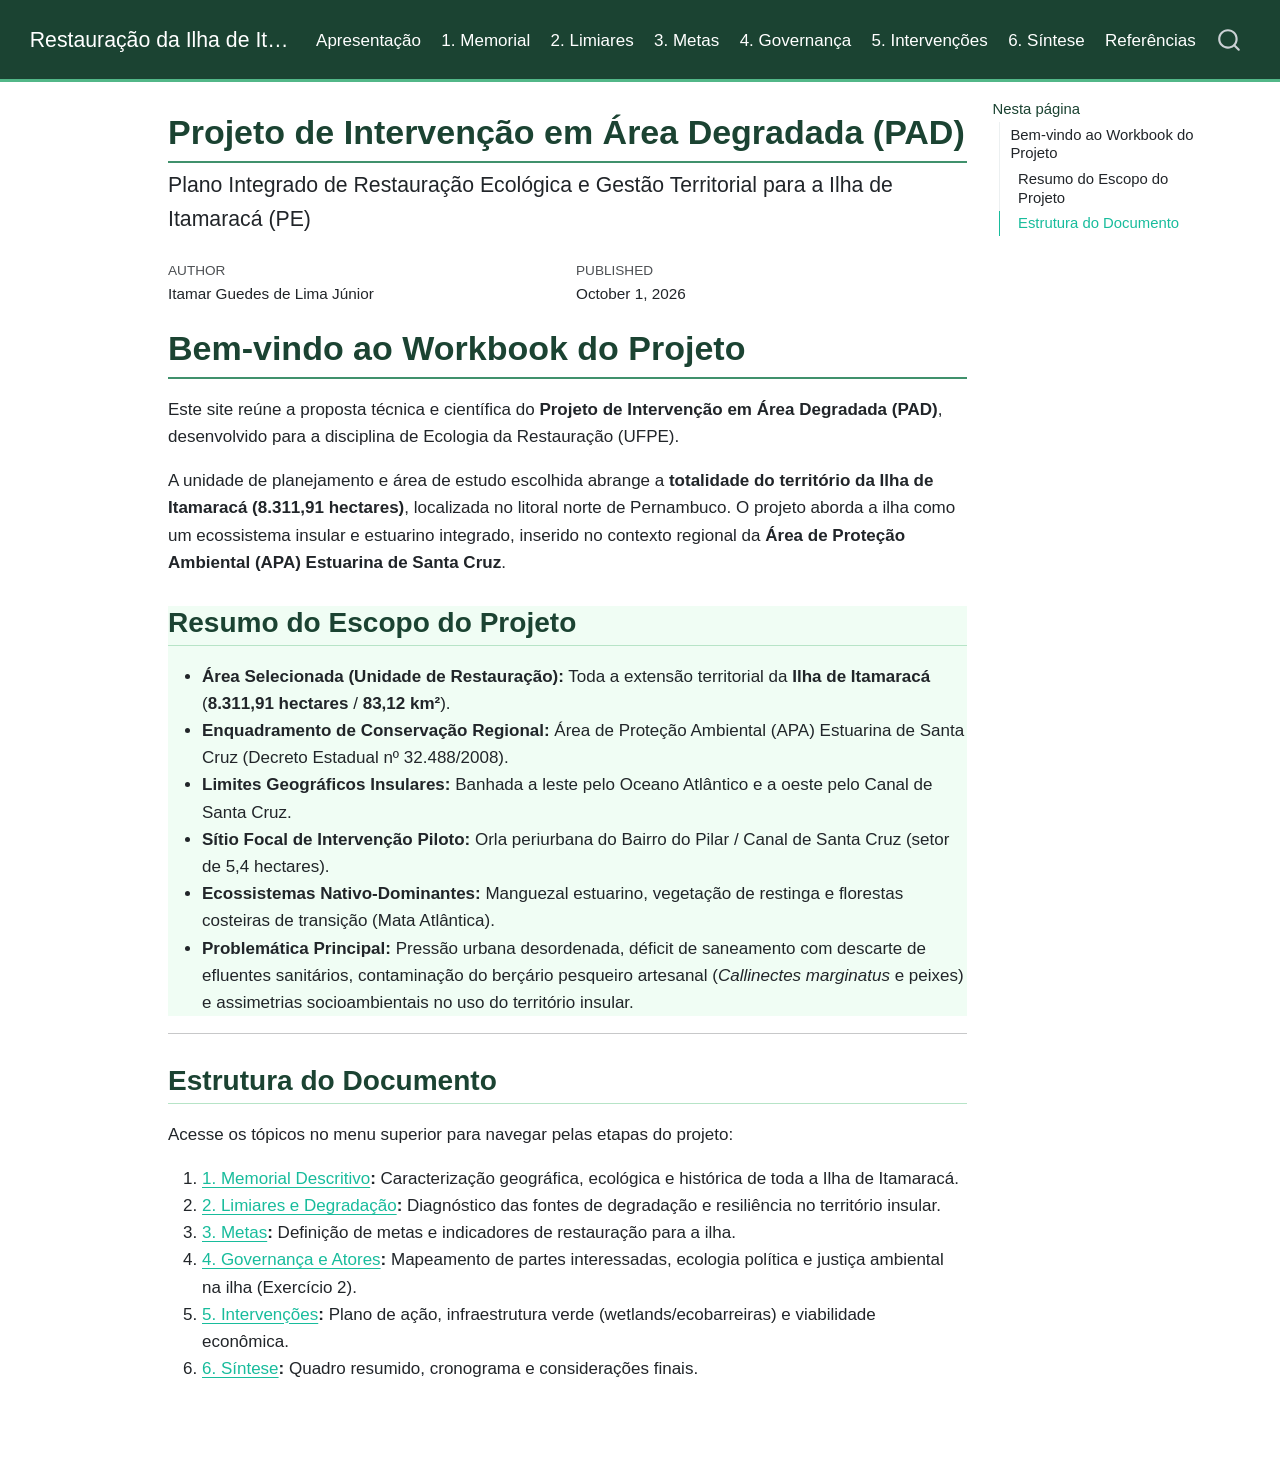
<file: docs/index.html>
<!DOCTYPE html>
<html xmlns="http://www.w3.org/1999/xhtml" lang="en" xml:lang="en"><head>

<meta charset="utf-8">
<meta name="generator" content="quarto-1.10.18">

<meta name="viewport" content="width=device-width, initial-scale=1.0, user-scalable=yes">

<meta name="author" content="Itamar Guedes de Lima Júnior">
<meta name="dcterms.date" content="2026-10-01">

<title>Projeto de Intervenção em Área Degradada (PAD) – Restauração da Ilha de Itamaracá</title>
<style>
/* Default styles provided by pandoc.
** See https://pandoc.org/MANUAL.html#variables-for-html for config info.
*/
span.smallcaps{font-variant: small-caps;}
div.columns{display: flex; gap: 1.5em;}
div.column{flex: auto;}
@media screen {
div.columns{gap: min(4vw, 1.5em);}
div.column{overflow-x: auto;}
}
div.hanging-indent{margin-left: 1.5em; text-indent: -1.5em;}
ul.task-list{list-style: none;}
ul.task-list li input[type="checkbox"] {
  width: 0.8em;
  margin: 0 0.8em 0.2em -1em; /* quarto-specific, see https://github.com/quarto-dev/quarto-cli/issues/4556 */ 
  vertical-align: middle;
}
</style>


<script src="site_libs/quarto-nav/quarto-nav.js"></script>
<script src="site_libs/quarto-nav/headroom.min.js"></script>
<script src="site_libs/clipboard/clipboard.min.js"></script>
<script src="site_libs/quarto-search/autocomplete.umd.js"></script>
<script src="site_libs/quarto-search/fuse.min.js"></script>
<script src="site_libs/quarto-search/quarto-search.js"></script>
<meta name="quarto:offset" content="./">
<script src="site_libs/quarto-html/quarto.js" type="module"></script>
<script src="site_libs/quarto-html/tabsets/tabsets.js" type="module"></script>
<script src="site_libs/quarto-html/popper.min.js"></script>
<script src="site_libs/quarto-html/tippy.umd.min.js"></script>
<script src="site_libs/quarto-html/anchor.min.js"></script>
<link href="site_libs/quarto-html/tippy.css" rel="stylesheet">
<link href="site_libs/quarto-html/quarto-syntax-highlighting-64a204ab8560d761af7679ceaba22944.css" rel="stylesheet" id="quarto-text-highlighting-styles">
<script src="site_libs/bootstrap/bootstrap.min.js"></script>
<link href="site_libs/bootstrap/bootstrap-icons.css" rel="stylesheet">
<link href="site_libs/bootstrap/bootstrap-92404dd89b1444827012a9e3a58cda88.min.css" rel="stylesheet" append-hash="true" id="quarto-bootstrap" data-mode="light">
<script id="quarto-search-options" type="application/json">{
  "location": "navbar",
  "copy-button": false,
  "collapse-after": 3,
  "panel-placement": "end",
  "type": "overlay",
  "limit": 50,
  "keyboard-shortcut": [
    "f",
    "/",
    "s"
  ],
  "show-item-context": false,
  "language": {
    "search-no-results-text": "No results",
    "search-matching-documents-text": "matching documents",
    "search-copy-link-title": "Copy link to search",
    "search-hide-matches-text": "Hide additional matches",
    "search-more-match-text": "more match in this document",
    "search-more-matches-text": "more matches in this document",
    "search-clear-button-title": "Clear",
    "search-text-placeholder": "",
    "search-detached-cancel-button-title": "Cancel",
    "search-submit-button-title": "Submit",
    "search-label": "Search"
  }
}</script>


<link rel="stylesheet" href="styles.css">
</head>

<body class="nav-fixed quarto-light">

<div id="quarto-search-results"></div>
  <header id="quarto-header" class="headroom fixed-top">
    <nav class="navbar navbar-expand-lg " data-bs-theme="dark">
      <div class="navbar-container container-fluid">
      <div class="navbar-brand-container mx-auto">
    <a class="navbar-brand" href="./index.html">
    <span class="navbar-title">Restauração da Ilha de Itamaracá</span>
    </a>
  </div>
            <div id="quarto-search" class="" title="Search"></div>
          <button class="navbar-toggler" type="button" data-bs-toggle="collapse" data-bs-target="#navbarCollapse" aria-controls="navbarCollapse" role="menu" aria-expanded="false" aria-label="Toggle navigation" onclick="if (window.quartoToggleHeadroom) { window.quartoToggleHeadroom(); }">
  <span class="navbar-toggler-icon"></span>
</button>
          <div class="collapse navbar-collapse" id="navbarCollapse">
            <ul class="navbar-nav navbar-nav-scroll me-auto">
  <li class="nav-item">
    <a class="nav-link active" href="./index.html" aria-current="page"> 
<span class="menu-text">Apresentação</span></a>
  </li>  
  <li class="nav-item">
    <a class="nav-link" href="./secao1.html"> 
<span class="menu-text">1. Memorial</span></a>
  </li>  
  <li class="nav-item">
    <a class="nav-link" href="./secao2.html"> 
<span class="menu-text">2. Limiares</span></a>
  </li>  
  <li class="nav-item">
    <a class="nav-link" href="./secao3.html"> 
<span class="menu-text">3. Metas</span></a>
  </li>  
  <li class="nav-item">
    <a class="nav-link" href="./secao4.html"> 
<span class="menu-text">4. Governança</span></a>
  </li>  
  <li class="nav-item">
    <a class="nav-link" href="./secao5.html"> 
<span class="menu-text">5. Intervenções</span></a>
  </li>  
  <li class="nav-item">
    <a class="nav-link" href="./secao6.html"> 
<span class="menu-text">6. Síntese</span></a>
  </li>  
  <li class="nav-item">
    <a class="nav-link" href="./referencias.html"> 
<span class="menu-text">Referências</span></a>
  </li>  
</ul>
          </div> <!-- /navcollapse -->
            <div class="quarto-navbar-tools">
</div>
      </div> <!-- /container-fluid -->
    </nav>
</header>
<!-- content -->
<div id="quarto-content" class="quarto-container page-columns page-rows-contents page-layout-article page-navbar">
<!-- sidebar -->
<!-- margin-sidebar -->
    <div id="quarto-margin-sidebar" class="sidebar margin-sidebar">
        <nav id="TOC" role="doc-toc" class="toc-active">
    <h2 id="toc-title">Nesta página</h2>
   
  <ul>
  <li><a href="#bem-vindo-ao-workbook-do-projeto" id="toc-bem-vindo-ao-workbook-do-projeto" class="nav-link active" data-scroll-target="#bem-vindo-ao-workbook-do-projeto">Bem-vindo ao Workbook do Projeto</a>
  <ul class="collapse">
  <li><a href="#resumo-do-escopo-do-projeto" id="toc-resumo-do-escopo-do-projeto" class="nav-link" data-scroll-target="#resumo-do-escopo-do-projeto">Resumo do Escopo do Projeto</a></li>
  <li><a href="#estrutura-do-documento" id="toc-estrutura-do-documento" class="nav-link" data-scroll-target="#estrutura-do-documento">Estrutura do Documento</a></li>
  </ul></li>
  </ul>
</nav>
    </div>
<!-- main -->
<main class="content" id="quarto-document-content">

<header id="title-block-header" class="quarto-title-block default">
<div class="quarto-title">
<h1 class="title">Projeto de Intervenção em Área Degradada (PAD)</h1>
<p class="subtitle lead">Plano Integrado de Restauração Ecológica e Gestão Territorial para a Ilha de Itamaracá (PE)</p>
</div>



<div class="quarto-title-meta">

    <div>
    <div class="quarto-title-meta-heading">Author</div>
    <div class="quarto-title-meta-contents">
             <p>Itamar Guedes de Lima Júnior </p>
          </div>
  </div>
    
    <div>
    <div class="quarto-title-meta-heading">Published</div>
    <div class="quarto-title-meta-contents">
      <p class="date">October 1, 2026</p>
    </div>
  </div>
  
    
  </div>
  


</header>


<section id="bem-vindo-ao-workbook-do-projeto" class="level1">
<h1>Bem-vindo ao Workbook do Projeto</h1>
<p>Este site reúne a proposta técnica e científica do <strong>Projeto de Intervenção em Área Degradada (PAD)</strong>, desenvolvido para a disciplina de Ecologia da Restauração (UFPE).</p>
<p>A unidade de planejamento e área de estudo escolhida abrange a <strong>totalidade do território da Ilha de Itamaracá (8.311,91 hectares)</strong>, localizada no litoral norte de Pernambuco. O projeto aborda a ilha como um ecossistema insular e estuarino integrado, inserido no contexto regional da <strong>Área de Proteção Ambiental (APA) Estuarina de Santa Cruz</strong>.</p>
<section id="resumo-do-escopo-do-projeto" class="level2 callout-info">
<h2 class="anchored" data-anchor-id="resumo-do-escopo-do-projeto">Resumo do Escopo do Projeto</h2>
<ul>
<li><strong>Área Selecionada (Unidade de Restauração):</strong> Toda a extensão territorial da <strong>Ilha de Itamaracá</strong> (<strong>8.311,91 hectares</strong> / <strong>83,12 km²</strong>).</li>
<li><strong>Enquadramento de Conservação Regional:</strong> Área de Proteção Ambiental (APA) Estuarina de Santa Cruz (Decreto Estadual nº 32.488/2008).</li>
<li><strong>Limites Geográficos Insulares:</strong> Banhada a leste pelo Oceano Atlântico e a oeste pelo Canal de Santa Cruz.</li>
<li><strong>Sítio Focal de Intervenção Piloto:</strong> Orla periurbana do Bairro do Pilar / Canal de Santa Cruz (setor de 5,4 hectares).</li>
<li><strong>Ecossistemas Nativo-Dominantes:</strong> Manguezal estuarino, vegetação de restinga e florestas costeiras de transição (Mata Atlântica).</li>
<li><strong>Problemática Principal:</strong> Pressão urbana desordenada, déficit de saneamento com descarte de efluentes sanitários, contaminação do berçário pesqueiro artesanal (<em>Callinectes marginatus</em> e peixes) e assimetrias socioambientais no uso do território insular.</li>
</ul>
</section>
<hr>
<section id="estrutura-do-documento" class="level2">
<h2 class="anchored" data-anchor-id="estrutura-do-documento">Estrutura do Documento</h2>
<p>Acesse os tópicos no menu superior para navegar pelas etapas do projeto:</p>
<ol type="1">
<li><strong><a href="./secao1.html">1. Memorial Descritivo</a>:</strong> Caracterização geográfica, ecológica e histórica de toda a Ilha de Itamaracá.</li>
<li><strong><a href="./secao2.html">2. Limiares e Degradação</a>:</strong> Diagnóstico das fontes de degradação e resiliência no território insular.</li>
<li><strong><a href="./secao3.html">3. Metas</a>:</strong> Definição de metas e indicadores de restauração para a ilha.</li>
<li><strong><a href="./secao4.html">4. Governança e Atores</a>:</strong> Mapeamento de partes interessadas, ecologia política e justiça ambiental na ilha (Exercício 2).</li>
<li><strong><a href="./secao5.html">5. Intervenções</a>:</strong> Plano de ação, infraestrutura verde (wetlands/ecobarreiras) e viabilidade econômica.</li>
<li><strong><a href="./secao6.html">6. Síntese</a>:</strong> Quadro resumido, cronograma e considerações finais.</li>
</ol>


</section>
</section>

</main> <!-- /main -->
<script id="quarto-html-after-body" type="application/javascript">
  window.document.addEventListener("DOMContentLoaded", function (event) {
    const icon = "";
    const anchorJS = new window.AnchorJS();
    anchorJS.options = {
      placement: 'right',
      icon: icon
    };
    anchorJS.add('.anchored');
    const isCodeAnnotation = (el) => {
      for (const clz of el.classList) {
        if (clz.startsWith('code-annotation-')) {                     
          return true;
        }
      }
      return false;
    }
    const onCopySuccess = function(e) {
      // button target
      const button = e.trigger;
      // don't keep focus
      button.blur();
      // flash "checked"
      button.classList.add('code-copy-button-checked');
      var currentTitle = button.getAttribute("title");
      button.setAttribute("title", "Copied!");
      let tooltip;
      if (window.bootstrap) {
        button.setAttribute("data-bs-toggle", "tooltip");
        button.setAttribute("data-bs-placement", "left");
        button.setAttribute("data-bs-title", "Copied!");
        tooltip = new bootstrap.Tooltip(button, 
          { trigger: "manual", 
            customClass: "code-copy-button-tooltip",
            offset: [0, -8]});
        tooltip.show();    
      }
      setTimeout(function() {
        if (tooltip) {
          tooltip.hide();
          button.removeAttribute("data-bs-title");
          button.removeAttribute("data-bs-toggle");
          button.removeAttribute("data-bs-placement");
        }
        button.setAttribute("title", currentTitle);
        button.classList.remove('code-copy-button-checked');
      }, 1000);
      // clear code selection
      e.clearSelection();
    }
    const getTextToCopy = function(trigger) {
      const outerScaffold = trigger.parentElement.cloneNode(true);
      const codeEl = outerScaffold.querySelector('code');
      for (const childEl of codeEl.children) {
        if (isCodeAnnotation(childEl)) {
          childEl.remove();
        }
      }
      return codeEl.innerText;
    }
    const clipboard = new window.ClipboardJS('.code-copy-button:not([data-in-quarto-modal])', {
      text: getTextToCopy
    });
    clipboard.on('success', onCopySuccess);
    if (window.document.getElementById('quarto-embedded-source-code-modal')) {
      const clipboardModal = new window.ClipboardJS('.code-copy-button[data-in-quarto-modal]', {
        text: getTextToCopy,
        container: window.document.getElementById('quarto-embedded-source-code-modal')
      });
      clipboardModal.on('success', onCopySuccess);
    }
      var localhostRegex = new RegExp(/^(?:http|https):\/\/localhost\:?[0-9]*\//);
      var mailtoRegex = new RegExp(/^mailto:/);
        var filterRegex = new RegExp('/' + window.location.host + '/');
      var isInternal = (href) => {
          return filterRegex.test(href) || localhostRegex.test(href) || mailtoRegex.test(href);
      }
      // Inspect non-navigation links and adorn them if external
     var links = window.document.querySelectorAll('a[href]:not(.nav-link):not(.navbar-brand):not(.toc-action):not(.sidebar-link):not(.sidebar-item-toggle):not(.pagination-link):not(.no-external):not([aria-hidden]):not(.dropdown-item):not(.quarto-navigation-tool):not(.about-link)');
      for (var i=0; i<links.length; i++) {
        const link = links[i];
        if (!isInternal(link.href)) {
          // undo the damage that might have been done by quarto-nav.js in the case of
          // links that we want to consider external
          if (link.dataset.originalHref !== undefined) {
            link.href = link.dataset.originalHref;
          }
        }
      }
    function tippyHover(el, contentFn, onTriggerFn, onUntriggerFn) {
      const config = {
        allowHTML: true,
        maxWidth: 500,
        delay: 100,
        arrow: false,
        appendTo: function(el) {
            return el.parentElement;
        },
        interactive: true,
        interactiveBorder: 10,
        theme: 'quarto',
        placement: 'bottom-start',
      };
      if (contentFn) {
        config.content = contentFn;
      }
      if (onTriggerFn) {
        config.onTrigger = onTriggerFn;
      }
      if (onUntriggerFn) {
        config.onUntrigger = onUntriggerFn;
      }
      window.tippy(el, config); 
    }
    const noterefs = window.document.querySelectorAll('a[role="doc-noteref"]');
    for (var i=0; i<noterefs.length; i++) {
      const ref = noterefs[i];
      tippyHover(ref, function() {
        // use id or data attribute instead here
        let href = ref.getAttribute('data-footnote-href') || ref.getAttribute('href');
        try { href = new URL(href).hash; } catch {}
        const id = href.replace(/^#\/?/, "");
        const note = window.document.getElementById(id);
        if (note) {
          return note.innerHTML;
        } else {
          return "";
        }
      });
    }
    const xrefs = window.document.querySelectorAll('a.quarto-xref');
    const processXRef = (id, note) => {
      // Strip column container classes
      const stripColumnClz = (el) => {
        el.classList.remove("page-full", "page-columns");
        if (el.children) {
          for (const child of el.children) {
            stripColumnClz(child);
          }
        }
      }
      stripColumnClz(note)
      if (id === null || id.startsWith('sec-')) {
        // Special case sections, only their first couple elements
        const container = document.createElement("div");
        if (note.children && note.children.length > 2) {
          container.appendChild(note.children[0].cloneNode(true));
          for (let i = 1; i < note.children.length; i++) {
            const child = note.children[i];
            if (child.tagName === "P" && child.innerText === "") {
              continue;
            } else {
              container.appendChild(child.cloneNode(true));
              break;
            }
          }
          if (window.Quarto?.typesetMath) {
            window.Quarto.typesetMath(container);
          }
          return container.innerHTML
        } else {
          if (window.Quarto?.typesetMath) {
            window.Quarto.typesetMath(note);
          }
          return note.innerHTML;
        }
      } else {
        // Remove any anchor links if they are present
        const anchorLink = note.querySelector('a.anchorjs-link');
        if (anchorLink) {
          anchorLink.remove();
        }
        if (window.Quarto?.typesetMath) {
          window.Quarto.typesetMath(note);
        }
        if (note.classList.contains("callout")) {
          return note.outerHTML;
        } else {
          return note.innerHTML;
        }
      }
    }
    for (var i=0; i<xrefs.length; i++) {
      const xref = xrefs[i];
      tippyHover(xref, undefined, function(instance) {
        instance.disable();
        let url = xref.getAttribute('href');
        let hash = undefined; 
        if (url.startsWith('#')) {
          hash = url;
        } else {
          try { hash = new URL(url).hash; } catch {}
        }
        if (hash) {
          const id = hash.replace(/^#\/?/, "");
          const note = window.document.getElementById(id);
          if (note !== null) {
            try {
              const html = processXRef(id, note.cloneNode(true));
              instance.setContent(html);
            } finally {
              instance.enable();
              instance.show();
            }
          } else {
            // See if we can fetch this
            fetch(url.split('#')[0])
            .then(res => res.text())
            .then(html => {
              const parser = new DOMParser();
              const htmlDoc = parser.parseFromString(html, "text/html");
              const note = htmlDoc.getElementById(id);
              if (note !== null) {
                const html = processXRef(id, note);
                instance.setContent(html);
              } 
            }).finally(() => {
              instance.enable();
              instance.show();
            });
          }
        } else {
          // See if we can fetch a full url (with no hash to target)
          // This is a special case and we should probably do some content thinning / targeting
          fetch(url)
          .then(res => res.text())
          .then(html => {
            const parser = new DOMParser();
            const htmlDoc = parser.parseFromString(html, "text/html");
            const note = htmlDoc.querySelector('main.content');
            if (note !== null) {
              // This should only happen for chapter cross references
              // (since there is no id in the URL)
              // remove the first header
              if (note.children.length > 0 && note.children[0].tagName === "HEADER") {
                note.children[0].remove();
              }
              const html = processXRef(null, note);
              instance.setContent(html);
            } 
          }).finally(() => {
            instance.enable();
            instance.show();
          });
        }
      }, function(instance) {
      });
    }
        let selectedAnnoteEl;
        const selectorForAnnotation = ( cell, annotation) => {
          let cellAttr = 'data-code-cell="' + cell + '"';
          let lineAttr = 'data-code-annotation="' +  annotation + '"';
          const selector = 'span[' + cellAttr + '][' + lineAttr + ']';
          return selector;
        }
        const selectCodeLines = (annoteEl) => {
          const doc = window.document;
          const targetCell = annoteEl.getAttribute("data-target-cell");
          const targetAnnotation = annoteEl.getAttribute("data-target-annotation");
          const annoteSpan = window.document.querySelector(selectorForAnnotation(targetCell, targetAnnotation));
          const lines = annoteSpan.getAttribute("data-code-lines").split(",");
          const lineIds = lines.map((line) => {
            return targetCell + "-" + line;
          })
          let top = null;
          let height = null;
          let parent = null;
          if (lineIds.length > 0) {
              //compute the position of the single el (top and bottom and make a div)
              const el = window.document.getElementById(lineIds[0]);
              top = el.offsetTop;
              height = el.offsetHeight;
              parent = el.parentElement.parentElement;
            if (lineIds.length > 1) {
              const lastEl = window.document.getElementById(lineIds[lineIds.length - 1]);
              const bottom = lastEl.offsetTop + lastEl.offsetHeight;
              height = bottom - top;
            }
            if (top !== null && height !== null && parent !== null) {
              // cook up a div (if necessary) and position it 
              let div = window.document.getElementById("code-annotation-line-highlight");
              if (div === null) {
                div = window.document.createElement("div");
                div.setAttribute("id", "code-annotation-line-highlight");
                div.style.position = 'absolute';
                parent.appendChild(div);
              }
              div.style.top = top - 2 + "px";
              div.style.height = height + 4 + "px";
              div.style.left = 0;
              let gutterDiv = window.document.getElementById("code-annotation-line-highlight-gutter");
              if (gutterDiv === null) {
                gutterDiv = window.document.createElement("div");
                gutterDiv.setAttribute("id", "code-annotation-line-highlight-gutter");
                gutterDiv.style.position = 'absolute';
                const codeCell = window.document.getElementById(targetCell);
                const gutter = codeCell.querySelector('.code-annotation-gutter');
                gutter.appendChild(gutterDiv);
              }
              gutterDiv.style.top = top - 2 + "px";
              gutterDiv.style.height = height + 4 + "px";
            }
            selectedAnnoteEl = annoteEl;
          }
        };
        const unselectCodeLines = () => {
          const elementsIds = ["code-annotation-line-highlight", "code-annotation-line-highlight-gutter"];
          elementsIds.forEach((elId) => {
            const div = window.document.getElementById(elId);
            if (div) {
              div.remove();
            }
          });
          selectedAnnoteEl = undefined;
        };
          // Handle positioning of the toggle
      window.addEventListener(
        "resize",
        throttle(() => {
          elRect = undefined;
          if (selectedAnnoteEl) {
            selectCodeLines(selectedAnnoteEl);
          }
        }, 10)
      );
      function throttle(fn, ms) {
      let throttle = false;
      let timer;
        return (...args) => {
          if(!throttle) { // first call gets through
              fn.apply(this, args);
              throttle = true;
          } else { // all the others get throttled
              if(timer) clearTimeout(timer); // cancel #2
              timer = setTimeout(() => {
                fn.apply(this, args);
                timer = throttle = false;
              }, ms);
          }
        };
      }
        // Attach click handler to the DT
        const annoteDls = window.document.querySelectorAll('dt[data-target-cell]');
        for (const annoteDlNode of annoteDls) {
          annoteDlNode.addEventListener('click', (event) => {
            const clickedEl = event.target;
            if (clickedEl !== selectedAnnoteEl) {
              unselectCodeLines();
              const activeEl = window.document.querySelector('dt[data-target-cell].code-annotation-active');
              if (activeEl) {
                activeEl.classList.remove('code-annotation-active');
              }
              selectCodeLines(clickedEl);
              clickedEl.classList.add('code-annotation-active');
            } else {
              // Unselect the line
              unselectCodeLines();
              clickedEl.classList.remove('code-annotation-active');
            }
          });
        }
    const findCites = (el) => {
      const parentEl = el.parentElement;
      if (parentEl) {
        const cites = parentEl.dataset.cites;
        if (cites) {
          return {
            el,
            cites: cites.split(' ')
          };
        } else {
          return findCites(el.parentElement)
        }
      } else {
        return undefined;
      }
    };
    var bibliorefs = window.document.querySelectorAll('a[role="doc-biblioref"]');
    for (var i=0; i<bibliorefs.length; i++) {
      const ref = bibliorefs[i];
      const citeInfo = findCites(ref);
      if (citeInfo) {
        tippyHover(citeInfo.el, function() {
          var popup = window.document.createElement('div');
          citeInfo.cites.forEach(function(cite) {
            var citeDiv = window.document.createElement('div');
            citeDiv.classList.add('hanging-indent');
            citeDiv.classList.add('csl-entry');
            var biblioDiv = window.document.getElementById('ref-' + cite);
            if (biblioDiv) {
              citeDiv.innerHTML = biblioDiv.innerHTML;
            }
            popup.appendChild(citeDiv);
          });
          return popup.innerHTML;
        });
      }
    }
  });
  </script>
</div> <!-- /content -->




</body></html>
</file>
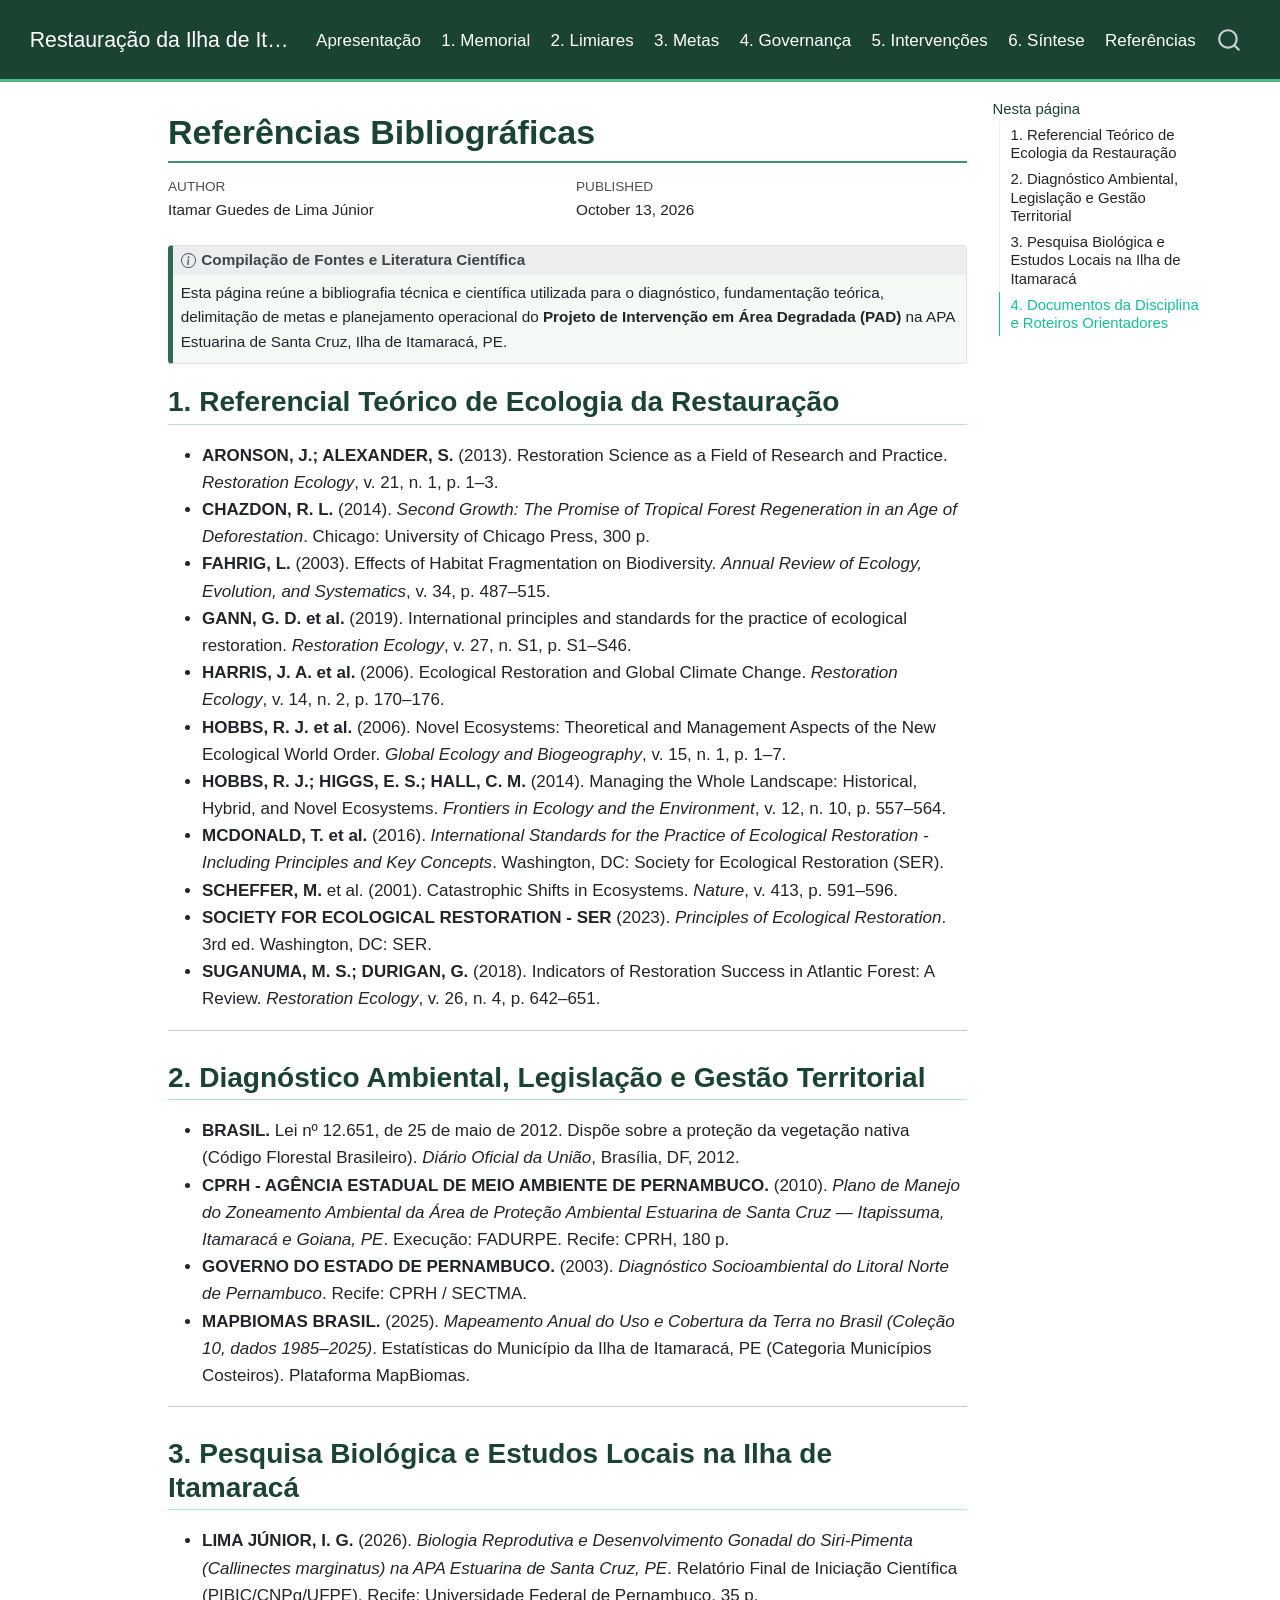
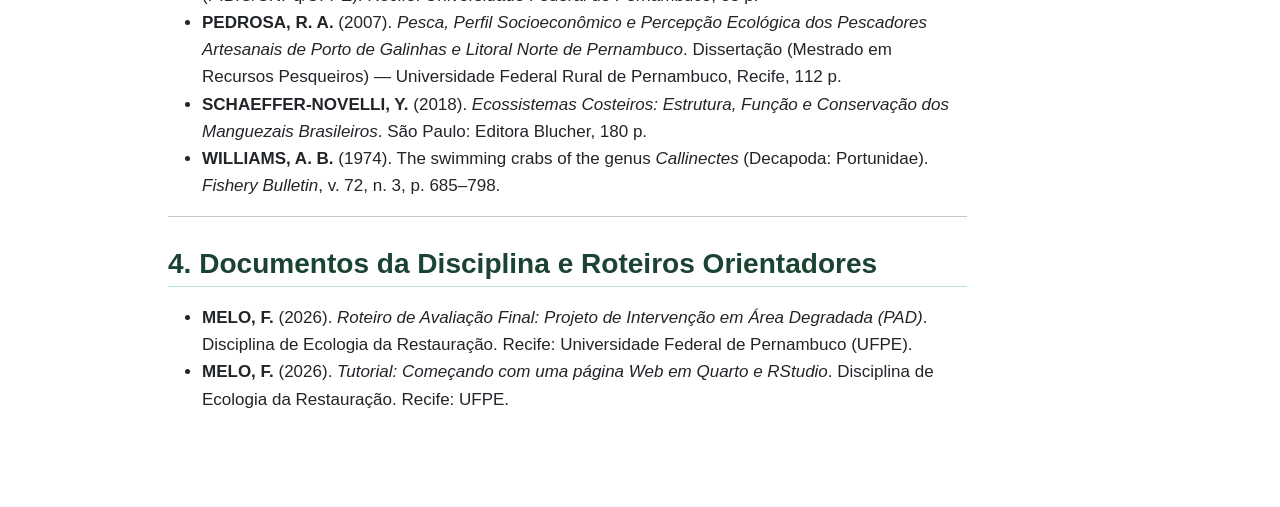
<file: docs/referencias.html>
<!DOCTYPE html>
<html xmlns="http://www.w3.org/1999/xhtml" lang="en" xml:lang="en"><head>

<meta charset="utf-8">
<meta name="generator" content="quarto-1.10.18">

<meta name="viewport" content="width=device-width, initial-scale=1.0, user-scalable=yes">

<meta name="author" content="Itamar Guedes de Lima Júnior">
<meta name="dcterms.date" content="2026-10-13">

<title>Referências Bibliográficas – Restauração da Ilha de Itamaracá</title>
<style>
/* Default styles provided by pandoc.
** See https://pandoc.org/MANUAL.html#variables-for-html for config info.
*/
span.smallcaps{font-variant: small-caps;}
div.columns{display: flex; gap: 1.5em;}
div.column{flex: auto;}
@media screen {
div.columns{gap: min(4vw, 1.5em);}
div.column{overflow-x: auto;}
}
div.hanging-indent{margin-left: 1.5em; text-indent: -1.5em;}
ul.task-list{list-style: none;}
ul.task-list li input[type="checkbox"] {
  width: 0.8em;
  margin: 0 0.8em 0.2em -1em; /* quarto-specific, see https://github.com/quarto-dev/quarto-cli/issues/4556 */ 
  vertical-align: middle;
}
</style>


<script src="site_libs/quarto-nav/quarto-nav.js"></script>
<script src="site_libs/quarto-nav/headroom.min.js"></script>
<script src="site_libs/clipboard/clipboard.min.js"></script>
<script src="site_libs/quarto-search/autocomplete.umd.js"></script>
<script src="site_libs/quarto-search/fuse.min.js"></script>
<script src="site_libs/quarto-search/quarto-search.js"></script>
<meta name="quarto:offset" content="./">
<script src="site_libs/quarto-html/quarto.js" type="module"></script>
<script src="site_libs/quarto-html/tabsets/tabsets.js" type="module"></script>
<script src="site_libs/quarto-html/popper.min.js"></script>
<script src="site_libs/quarto-html/tippy.umd.min.js"></script>
<script src="site_libs/quarto-html/anchor.min.js"></script>
<link href="site_libs/quarto-html/tippy.css" rel="stylesheet">
<link href="site_libs/quarto-html/quarto-syntax-highlighting-64a204ab8560d761af7679ceaba22944.css" rel="stylesheet" id="quarto-text-highlighting-styles">
<script src="site_libs/bootstrap/bootstrap.min.js"></script>
<link href="site_libs/bootstrap/bootstrap-icons.css" rel="stylesheet">
<link href="site_libs/bootstrap/bootstrap-92404dd89b1444827012a9e3a58cda88.min.css" rel="stylesheet" append-hash="true" id="quarto-bootstrap" data-mode="light">
<script id="quarto-search-options" type="application/json">{
  "location": "navbar",
  "copy-button": false,
  "collapse-after": 3,
  "panel-placement": "end",
  "type": "overlay",
  "limit": 50,
  "keyboard-shortcut": [
    "f",
    "/",
    "s"
  ],
  "show-item-context": false,
  "language": {
    "search-no-results-text": "No results",
    "search-matching-documents-text": "matching documents",
    "search-copy-link-title": "Copy link to search",
    "search-hide-matches-text": "Hide additional matches",
    "search-more-match-text": "more match in this document",
    "search-more-matches-text": "more matches in this document",
    "search-clear-button-title": "Clear",
    "search-text-placeholder": "",
    "search-detached-cancel-button-title": "Cancel",
    "search-submit-button-title": "Submit",
    "search-label": "Search"
  }
}</script>


<link rel="stylesheet" href="styles.css">
</head>

<body class="nav-fixed quarto-light">

<div id="quarto-search-results"></div>
  <header id="quarto-header" class="headroom fixed-top">
    <nav class="navbar navbar-expand-lg " data-bs-theme="dark">
      <div class="navbar-container container-fluid">
      <div class="navbar-brand-container mx-auto">
    <a class="navbar-brand" href="./index.html">
    <span class="navbar-title">Restauração da Ilha de Itamaracá</span>
    </a>
  </div>
            <div id="quarto-search" class="" title="Search"></div>
          <button class="navbar-toggler" type="button" data-bs-toggle="collapse" data-bs-target="#navbarCollapse" aria-controls="navbarCollapse" role="menu" aria-expanded="false" aria-label="Toggle navigation" onclick="if (window.quartoToggleHeadroom) { window.quartoToggleHeadroom(); }">
  <span class="navbar-toggler-icon"></span>
</button>
          <div class="collapse navbar-collapse" id="navbarCollapse">
            <ul class="navbar-nav navbar-nav-scroll me-auto">
  <li class="nav-item">
    <a class="nav-link" href="./index.html"> 
<span class="menu-text">Apresentação</span></a>
  </li>  
  <li class="nav-item">
    <a class="nav-link" href="./secao1.html"> 
<span class="menu-text">1. Memorial</span></a>
  </li>  
  <li class="nav-item">
    <a class="nav-link" href="./secao2.html"> 
<span class="menu-text">2. Limiares</span></a>
  </li>  
  <li class="nav-item">
    <a class="nav-link" href="./secao3.html"> 
<span class="menu-text">3. Metas</span></a>
  </li>  
  <li class="nav-item">
    <a class="nav-link" href="./secao4.html"> 
<span class="menu-text">4. Governança</span></a>
  </li>  
  <li class="nav-item">
    <a class="nav-link" href="./secao5.html"> 
<span class="menu-text">5. Intervenções</span></a>
  </li>  
  <li class="nav-item">
    <a class="nav-link" href="./secao6.html"> 
<span class="menu-text">6. Síntese</span></a>
  </li>  
  <li class="nav-item">
    <a class="nav-link active" href="./referencias.html" aria-current="page"> 
<span class="menu-text">Referências</span></a>
  </li>  
</ul>
          </div> <!-- /navcollapse -->
            <div class="quarto-navbar-tools">
</div>
      </div> <!-- /container-fluid -->
    </nav>
</header>
<!-- content -->
<div id="quarto-content" class="quarto-container page-columns page-rows-contents page-layout-article page-navbar">
<!-- sidebar -->
<!-- margin-sidebar -->
    <div id="quarto-margin-sidebar" class="sidebar margin-sidebar">
        <nav id="TOC" role="doc-toc" class="toc-active">
    <h2 id="toc-title">Nesta página</h2>
   
  <ul>
  <li><a href="#referencial-teórico-de-ecologia-da-restauração" id="toc-referencial-teórico-de-ecologia-da-restauração" class="nav-link active" data-scroll-target="#referencial-teórico-de-ecologia-da-restauração">1. Referencial Teórico de Ecologia da Restauração</a></li>
  <li><a href="#diagnóstico-ambiental-legislação-e-gestão-territorial" id="toc-diagnóstico-ambiental-legislação-e-gestão-territorial" class="nav-link" data-scroll-target="#diagnóstico-ambiental-legislação-e-gestão-territorial">2. Diagnóstico Ambiental, Legislação e Gestão Territorial</a></li>
  <li><a href="#pesquisa-biológica-e-estudos-locais-na-ilha-de-itamaracá" id="toc-pesquisa-biológica-e-estudos-locais-na-ilha-de-itamaracá" class="nav-link" data-scroll-target="#pesquisa-biológica-e-estudos-locais-na-ilha-de-itamaracá">3. Pesquisa Biológica e Estudos Locais na Ilha de Itamaracá</a></li>
  <li><a href="#documentos-da-disciplina-e-roteiros-orientadores" id="toc-documentos-da-disciplina-e-roteiros-orientadores" class="nav-link" data-scroll-target="#documentos-da-disciplina-e-roteiros-orientadores">4. Documentos da Disciplina e Roteiros Orientadores</a></li>
  </ul>
</nav>
    </div>
<!-- main -->
<main class="content" id="quarto-document-content">

<header id="title-block-header" class="quarto-title-block default">
<div class="quarto-title">
<h1 class="title">Referências Bibliográficas</h1>
</div>



<div class="quarto-title-meta">

    <div>
    <div class="quarto-title-meta-heading">Author</div>
    <div class="quarto-title-meta-contents">
             <p>Itamar Guedes de Lima Júnior </p>
          </div>
  </div>
    
    <div>
    <div class="quarto-title-meta-heading">Published</div>
    <div class="quarto-title-meta-contents">
      <p class="date">October 13, 2026</p>
    </div>
  </div>
  
    
  </div>
  


</header>


<div class="callout callout-style-default callout-note callout-titled">
<div class="callout-header d-flex align-content-center">
<div class="callout-icon-container">
<i class="callout-icon"></i>
</div>
<div class="callout-title-container flex-fill">
<span class="screen-reader-only">Note</span>Compilação de Fontes e Literatura Científica
</div>
</div>
<div class="callout-body-container callout-body">
<p>Esta página reúne a bibliografia técnica e científica utilizada para o diagnóstico, fundamentação teórica, delimitação de metas e planejamento operacional do <strong>Projeto de Intervenção em Área Degradada (PAD)</strong> na APA Estuarina de Santa Cruz, Ilha de Itamaracá, PE.</p>
</div>
</div>
<section id="referencial-teórico-de-ecologia-da-restauração" class="level2">
<h2 class="anchored" data-anchor-id="referencial-teórico-de-ecologia-da-restauração">1. Referencial Teórico de Ecologia da Restauração</h2>
<ul>
<li><strong>ARONSON, J.; ALEXANDER, S.</strong> (2013). Restoration Science as a Field of Research and Practice. <em>Restoration Ecology</em>, v. 21, n.&nbsp;1, p.&nbsp;1–3.</li>
<li><strong>CHAZDON, R. L.</strong> (2014). <em>Second Growth: The Promise of Tropical Forest Regeneration in an Age of Deforestation</em>. Chicago: University of Chicago Press, 300 p.</li>
<li><strong>FAHRIG, L.</strong> (2003). Effects of Habitat Fragmentation on Biodiversity. <em>Annual Review of Ecology, Evolution, and Systematics</em>, v. 34, p.&nbsp;487–515.</li>
<li><strong>GANN, G. D. et al.</strong> (2019). International principles and standards for the practice of ecological restoration. <em>Restoration Ecology</em>, v. 27, n.&nbsp;S1, p.&nbsp;S1–S46.</li>
<li><strong>HARRIS, J. A. et al.</strong> (2006). Ecological Restoration and Global Climate Change. <em>Restoration Ecology</em>, v. 14, n.&nbsp;2, p.&nbsp;170–176.</li>
<li><strong>HOBBS, R. J. et al.</strong> (2006). Novel Ecosystems: Theoretical and Management Aspects of the New Ecological World Order. <em>Global Ecology and Biogeography</em>, v. 15, n.&nbsp;1, p.&nbsp;1–7.</li>
<li><strong>HOBBS, R. J.; HIGGS, E. S.; HALL, C. M.</strong> (2014). Managing the Whole Landscape: Historical, Hybrid, and Novel Ecosystems. <em>Frontiers in Ecology and the Environment</em>, v. 12, n.&nbsp;10, p.&nbsp;557–564.</li>
<li><strong>MCDONALD, T. et al.</strong> (2016). <em>International Standards for the Practice of Ecological Restoration - Including Principles and Key Concepts</em>. Washington, DC: Society for Ecological Restoration (SER).</li>
<li><strong>SCHEFFER, M.</strong> et al.&nbsp;(2001). Catastrophic Shifts in Ecosystems. <em>Nature</em>, v. 413, p.&nbsp;591–596.</li>
<li><strong>SOCIETY FOR ECOLOGICAL RESTORATION - SER</strong> (2023). <em>Principles of Ecological Restoration</em>. 3rd ed.&nbsp;Washington, DC: SER.</li>
<li><strong>SUGANUMA, M. S.; DURIGAN, G.</strong> (2018). Indicators of Restoration Success in Atlantic Forest: A Review. <em>Restoration Ecology</em>, v. 26, n.&nbsp;4, p.&nbsp;642–651.</li>
</ul>
<hr>
</section>
<section id="diagnóstico-ambiental-legislação-e-gestão-territorial" class="level2">
<h2 class="anchored" data-anchor-id="diagnóstico-ambiental-legislação-e-gestão-territorial">2. Diagnóstico Ambiental, Legislação e Gestão Territorial</h2>
<ul>
<li><strong>BRASIL.</strong> Lei nº 12.651, de 25 de maio de 2012. Dispõe sobre a proteção da vegetação nativa (Código Florestal Brasileiro). <em>Diário Oficial da União</em>, Brasília, DF, 2012.</li>
<li><strong>CPRH - AGÊNCIA ESTADUAL DE MEIO AMBIENTE DE PERNAMBUCO.</strong> (2010). <em>Plano de Manejo do Zoneamento Ambiental da Área de Proteção Ambiental Estuarina de Santa Cruz — Itapissuma, Itamaracá e Goiana, PE</em>. Execução: FADURPE. Recife: CPRH, 180 p.</li>
<li><strong>GOVERNO DO ESTADO DE PERNAMBUCO.</strong> (2003). <em>Diagnóstico Socioambiental do Litoral Norte de Pernambuco</em>. Recife: CPRH / SECTMA.</li>
<li><strong>MAPBIOMAS BRASIL.</strong> (2025). <em>Mapeamento Anual do Uso e Cobertura da Terra no Brasil (Coleção 10, dados 1985–2025)</em>. Estatísticas do Município da Ilha de Itamaracá, PE (Categoria Municípios Costeiros). Plataforma MapBiomas.</li>
</ul>
<hr>
</section>
<section id="pesquisa-biológica-e-estudos-locais-na-ilha-de-itamaracá" class="level2">
<h2 class="anchored" data-anchor-id="pesquisa-biológica-e-estudos-locais-na-ilha-de-itamaracá">3. Pesquisa Biológica e Estudos Locais na Ilha de Itamaracá</h2>
<ul>
<li><strong>LIMA JÚNIOR, I. G.</strong> (2026). <em>Biologia Reprodutiva e Desenvolvimento Gonadal do Siri-Pimenta (Callinectes marginatus) na APA Estuarina de Santa Cruz, PE</em>. Relatório Final de Iniciação Científica (PIBIC/CNPq/UFPE). Recife: Universidade Federal de Pernambuco, 35 p.</li>
<li><strong>PEDROSA, R. A.</strong> (2007). <em>Pesca, Perfil Socioeconômico e Percepção Ecológica dos Pescadores Artesanais de Porto de Galinhas e Litoral Norte de Pernambuco</em>. Dissertação (Mestrado em Recursos Pesqueiros) — Universidade Federal Rural de Pernambuco, Recife, 112 p.</li>
<li><strong>SCHAEFFER-NOVELLI, Y.</strong> (2018). <em>Ecossistemas Costeiros: Estrutura, Função e Conservação dos Manguezais Brasileiros</em>. São Paulo: Editora Blucher, 180 p.</li>
<li><strong>WILLIAMS, A. B.</strong> (1974). The swimming crabs of the genus <em>Callinectes</em> (Decapoda: Portunidae). <em>Fishery Bulletin</em>, v. 72, n.&nbsp;3, p.&nbsp;685–798.</li>
</ul>
<hr>
</section>
<section id="documentos-da-disciplina-e-roteiros-orientadores" class="level2">
<h2 class="anchored" data-anchor-id="documentos-da-disciplina-e-roteiros-orientadores">4. Documentos da Disciplina e Roteiros Orientadores</h2>
<ul>
<li><strong>MELO, F.</strong> (2026). <em>Roteiro de Avaliação Final: Projeto de Intervenção em Área Degradada (PAD)</em>. Disciplina de Ecologia da Restauração. Recife: Universidade Federal de Pernambuco (UFPE).</li>
<li><strong>MELO, F.</strong> (2026). <em>Tutorial: Começando com uma página Web em Quarto e RStudio</em>. Disciplina de Ecologia da Restauração. Recife: UFPE.</li>
</ul>


</section>

</main> <!-- /main -->
<script id="quarto-html-after-body" type="application/javascript">
  window.document.addEventListener("DOMContentLoaded", function (event) {
    const icon = "";
    const anchorJS = new window.AnchorJS();
    anchorJS.options = {
      placement: 'right',
      icon: icon
    };
    anchorJS.add('.anchored');
    const isCodeAnnotation = (el) => {
      for (const clz of el.classList) {
        if (clz.startsWith('code-annotation-')) {                     
          return true;
        }
      }
      return false;
    }
    const onCopySuccess = function(e) {
      // button target
      const button = e.trigger;
      // don't keep focus
      button.blur();
      // flash "checked"
      button.classList.add('code-copy-button-checked');
      var currentTitle = button.getAttribute("title");
      button.setAttribute("title", "Copied!");
      let tooltip;
      if (window.bootstrap) {
        button.setAttribute("data-bs-toggle", "tooltip");
        button.setAttribute("data-bs-placement", "left");
        button.setAttribute("data-bs-title", "Copied!");
        tooltip = new bootstrap.Tooltip(button, 
          { trigger: "manual", 
            customClass: "code-copy-button-tooltip",
            offset: [0, -8]});
        tooltip.show();    
      }
      setTimeout(function() {
        if (tooltip) {
          tooltip.hide();
          button.removeAttribute("data-bs-title");
          button.removeAttribute("data-bs-toggle");
          button.removeAttribute("data-bs-placement");
        }
        button.setAttribute("title", currentTitle);
        button.classList.remove('code-copy-button-checked');
      }, 1000);
      // clear code selection
      e.clearSelection();
    }
    const getTextToCopy = function(trigger) {
      const outerScaffold = trigger.parentElement.cloneNode(true);
      const codeEl = outerScaffold.querySelector('code');
      for (const childEl of codeEl.children) {
        if (isCodeAnnotation(childEl)) {
          childEl.remove();
        }
      }
      return codeEl.innerText;
    }
    const clipboard = new window.ClipboardJS('.code-copy-button:not([data-in-quarto-modal])', {
      text: getTextToCopy
    });
    clipboard.on('success', onCopySuccess);
    if (window.document.getElementById('quarto-embedded-source-code-modal')) {
      const clipboardModal = new window.ClipboardJS('.code-copy-button[data-in-quarto-modal]', {
        text: getTextToCopy,
        container: window.document.getElementById('quarto-embedded-source-code-modal')
      });
      clipboardModal.on('success', onCopySuccess);
    }
      var localhostRegex = new RegExp(/^(?:http|https):\/\/localhost\:?[0-9]*\//);
      var mailtoRegex = new RegExp(/^mailto:/);
        var filterRegex = new RegExp('/' + window.location.host + '/');
      var isInternal = (href) => {
          return filterRegex.test(href) || localhostRegex.test(href) || mailtoRegex.test(href);
      }
      // Inspect non-navigation links and adorn them if external
     var links = window.document.querySelectorAll('a[href]:not(.nav-link):not(.navbar-brand):not(.toc-action):not(.sidebar-link):not(.sidebar-item-toggle):not(.pagination-link):not(.no-external):not([aria-hidden]):not(.dropdown-item):not(.quarto-navigation-tool):not(.about-link)');
      for (var i=0; i<links.length; i++) {
        const link = links[i];
        if (!isInternal(link.href)) {
          // undo the damage that might have been done by quarto-nav.js in the case of
          // links that we want to consider external
          if (link.dataset.originalHref !== undefined) {
            link.href = link.dataset.originalHref;
          }
        }
      }
    function tippyHover(el, contentFn, onTriggerFn, onUntriggerFn) {
      const config = {
        allowHTML: true,
        maxWidth: 500,
        delay: 100,
        arrow: false,
        appendTo: function(el) {
            return el.parentElement;
        },
        interactive: true,
        interactiveBorder: 10,
        theme: 'quarto',
        placement: 'bottom-start',
      };
      if (contentFn) {
        config.content = contentFn;
      }
      if (onTriggerFn) {
        config.onTrigger = onTriggerFn;
      }
      if (onUntriggerFn) {
        config.onUntrigger = onUntriggerFn;
      }
      window.tippy(el, config); 
    }
    const noterefs = window.document.querySelectorAll('a[role="doc-noteref"]');
    for (var i=0; i<noterefs.length; i++) {
      const ref = noterefs[i];
      tippyHover(ref, function() {
        // use id or data attribute instead here
        let href = ref.getAttribute('data-footnote-href') || ref.getAttribute('href');
        try { href = new URL(href).hash; } catch {}
        const id = href.replace(/^#\/?/, "");
        const note = window.document.getElementById(id);
        if (note) {
          return note.innerHTML;
        } else {
          return "";
        }
      });
    }
    const xrefs = window.document.querySelectorAll('a.quarto-xref');
    const processXRef = (id, note) => {
      // Strip column container classes
      const stripColumnClz = (el) => {
        el.classList.remove("page-full", "page-columns");
        if (el.children) {
          for (const child of el.children) {
            stripColumnClz(child);
          }
        }
      }
      stripColumnClz(note)
      if (id === null || id.startsWith('sec-')) {
        // Special case sections, only their first couple elements
        const container = document.createElement("div");
        if (note.children && note.children.length > 2) {
          container.appendChild(note.children[0].cloneNode(true));
          for (let i = 1; i < note.children.length; i++) {
            const child = note.children[i];
            if (child.tagName === "P" && child.innerText === "") {
              continue;
            } else {
              container.appendChild(child.cloneNode(true));
              break;
            }
          }
          if (window.Quarto?.typesetMath) {
            window.Quarto.typesetMath(container);
          }
          return container.innerHTML
        } else {
          if (window.Quarto?.typesetMath) {
            window.Quarto.typesetMath(note);
          }
          return note.innerHTML;
        }
      } else {
        // Remove any anchor links if they are present
        const anchorLink = note.querySelector('a.anchorjs-link');
        if (anchorLink) {
          anchorLink.remove();
        }
        if (window.Quarto?.typesetMath) {
          window.Quarto.typesetMath(note);
        }
        if (note.classList.contains("callout")) {
          return note.outerHTML;
        } else {
          return note.innerHTML;
        }
      }
    }
    for (var i=0; i<xrefs.length; i++) {
      const xref = xrefs[i];
      tippyHover(xref, undefined, function(instance) {
        instance.disable();
        let url = xref.getAttribute('href');
        let hash = undefined; 
        if (url.startsWith('#')) {
          hash = url;
        } else {
          try { hash = new URL(url).hash; } catch {}
        }
        if (hash) {
          const id = hash.replace(/^#\/?/, "");
          const note = window.document.getElementById(id);
          if (note !== null) {
            try {
              const html = processXRef(id, note.cloneNode(true));
              instance.setContent(html);
            } finally {
              instance.enable();
              instance.show();
            }
          } else {
            // See if we can fetch this
            fetch(url.split('#')[0])
            .then(res => res.text())
            .then(html => {
              const parser = new DOMParser();
              const htmlDoc = parser.parseFromString(html, "text/html");
              const note = htmlDoc.getElementById(id);
              if (note !== null) {
                const html = processXRef(id, note);
                instance.setContent(html);
              } 
            }).finally(() => {
              instance.enable();
              instance.show();
            });
          }
        } else {
          // See if we can fetch a full url (with no hash to target)
          // This is a special case and we should probably do some content thinning / targeting
          fetch(url)
          .then(res => res.text())
          .then(html => {
            const parser = new DOMParser();
            const htmlDoc = parser.parseFromString(html, "text/html");
            const note = htmlDoc.querySelector('main.content');
            if (note !== null) {
              // This should only happen for chapter cross references
              // (since there is no id in the URL)
              // remove the first header
              if (note.children.length > 0 && note.children[0].tagName === "HEADER") {
                note.children[0].remove();
              }
              const html = processXRef(null, note);
              instance.setContent(html);
            } 
          }).finally(() => {
            instance.enable();
            instance.show();
          });
        }
      }, function(instance) {
      });
    }
        let selectedAnnoteEl;
        const selectorForAnnotation = ( cell, annotation) => {
          let cellAttr = 'data-code-cell="' + cell + '"';
          let lineAttr = 'data-code-annotation="' +  annotation + '"';
          const selector = 'span[' + cellAttr + '][' + lineAttr + ']';
          return selector;
        }
        const selectCodeLines = (annoteEl) => {
          const doc = window.document;
          const targetCell = annoteEl.getAttribute("data-target-cell");
          const targetAnnotation = annoteEl.getAttribute("data-target-annotation");
          const annoteSpan = window.document.querySelector(selectorForAnnotation(targetCell, targetAnnotation));
          const lines = annoteSpan.getAttribute("data-code-lines").split(",");
          const lineIds = lines.map((line) => {
            return targetCell + "-" + line;
          })
          let top = null;
          let height = null;
          let parent = null;
          if (lineIds.length > 0) {
              //compute the position of the single el (top and bottom and make a div)
              const el = window.document.getElementById(lineIds[0]);
              top = el.offsetTop;
              height = el.offsetHeight;
              parent = el.parentElement.parentElement;
            if (lineIds.length > 1) {
              const lastEl = window.document.getElementById(lineIds[lineIds.length - 1]);
              const bottom = lastEl.offsetTop + lastEl.offsetHeight;
              height = bottom - top;
            }
            if (top !== null && height !== null && parent !== null) {
              // cook up a div (if necessary) and position it 
              let div = window.document.getElementById("code-annotation-line-highlight");
              if (div === null) {
                div = window.document.createElement("div");
                div.setAttribute("id", "code-annotation-line-highlight");
                div.style.position = 'absolute';
                parent.appendChild(div);
              }
              div.style.top = top - 2 + "px";
              div.style.height = height + 4 + "px";
              div.style.left = 0;
              let gutterDiv = window.document.getElementById("code-annotation-line-highlight-gutter");
              if (gutterDiv === null) {
                gutterDiv = window.document.createElement("div");
                gutterDiv.setAttribute("id", "code-annotation-line-highlight-gutter");
                gutterDiv.style.position = 'absolute';
                const codeCell = window.document.getElementById(targetCell);
                const gutter = codeCell.querySelector('.code-annotation-gutter');
                gutter.appendChild(gutterDiv);
              }
              gutterDiv.style.top = top - 2 + "px";
              gutterDiv.style.height = height + 4 + "px";
            }
            selectedAnnoteEl = annoteEl;
          }
        };
        const unselectCodeLines = () => {
          const elementsIds = ["code-annotation-line-highlight", "code-annotation-line-highlight-gutter"];
          elementsIds.forEach((elId) => {
            const div = window.document.getElementById(elId);
            if (div) {
              div.remove();
            }
          });
          selectedAnnoteEl = undefined;
        };
          // Handle positioning of the toggle
      window.addEventListener(
        "resize",
        throttle(() => {
          elRect = undefined;
          if (selectedAnnoteEl) {
            selectCodeLines(selectedAnnoteEl);
          }
        }, 10)
      );
      function throttle(fn, ms) {
      let throttle = false;
      let timer;
        return (...args) => {
          if(!throttle) { // first call gets through
              fn.apply(this, args);
              throttle = true;
          } else { // all the others get throttled
              if(timer) clearTimeout(timer); // cancel #2
              timer = setTimeout(() => {
                fn.apply(this, args);
                timer = throttle = false;
              }, ms);
          }
        };
      }
        // Attach click handler to the DT
        const annoteDls = window.document.querySelectorAll('dt[data-target-cell]');
        for (const annoteDlNode of annoteDls) {
          annoteDlNode.addEventListener('click', (event) => {
            const clickedEl = event.target;
            if (clickedEl !== selectedAnnoteEl) {
              unselectCodeLines();
              const activeEl = window.document.querySelector('dt[data-target-cell].code-annotation-active');
              if (activeEl) {
                activeEl.classList.remove('code-annotation-active');
              }
              selectCodeLines(clickedEl);
              clickedEl.classList.add('code-annotation-active');
            } else {
              // Unselect the line
              unselectCodeLines();
              clickedEl.classList.remove('code-annotation-active');
            }
          });
        }
    const findCites = (el) => {
      const parentEl = el.parentElement;
      if (parentEl) {
        const cites = parentEl.dataset.cites;
        if (cites) {
          return {
            el,
            cites: cites.split(' ')
          };
        } else {
          return findCites(el.parentElement)
        }
      } else {
        return undefined;
      }
    };
    var bibliorefs = window.document.querySelectorAll('a[role="doc-biblioref"]');
    for (var i=0; i<bibliorefs.length; i++) {
      const ref = bibliorefs[i];
      const citeInfo = findCites(ref);
      if (citeInfo) {
        tippyHover(citeInfo.el, function() {
          var popup = window.document.createElement('div');
          citeInfo.cites.forEach(function(cite) {
            var citeDiv = window.document.createElement('div');
            citeDiv.classList.add('hanging-indent');
            citeDiv.classList.add('csl-entry');
            var biblioDiv = window.document.getElementById('ref-' + cite);
            if (biblioDiv) {
              citeDiv.innerHTML = biblioDiv.innerHTML;
            }
            popup.appendChild(citeDiv);
          });
          return popup.innerHTML;
        });
      }
    }
  });
  </script>
</div> <!-- /content -->




</body></html>
</file>
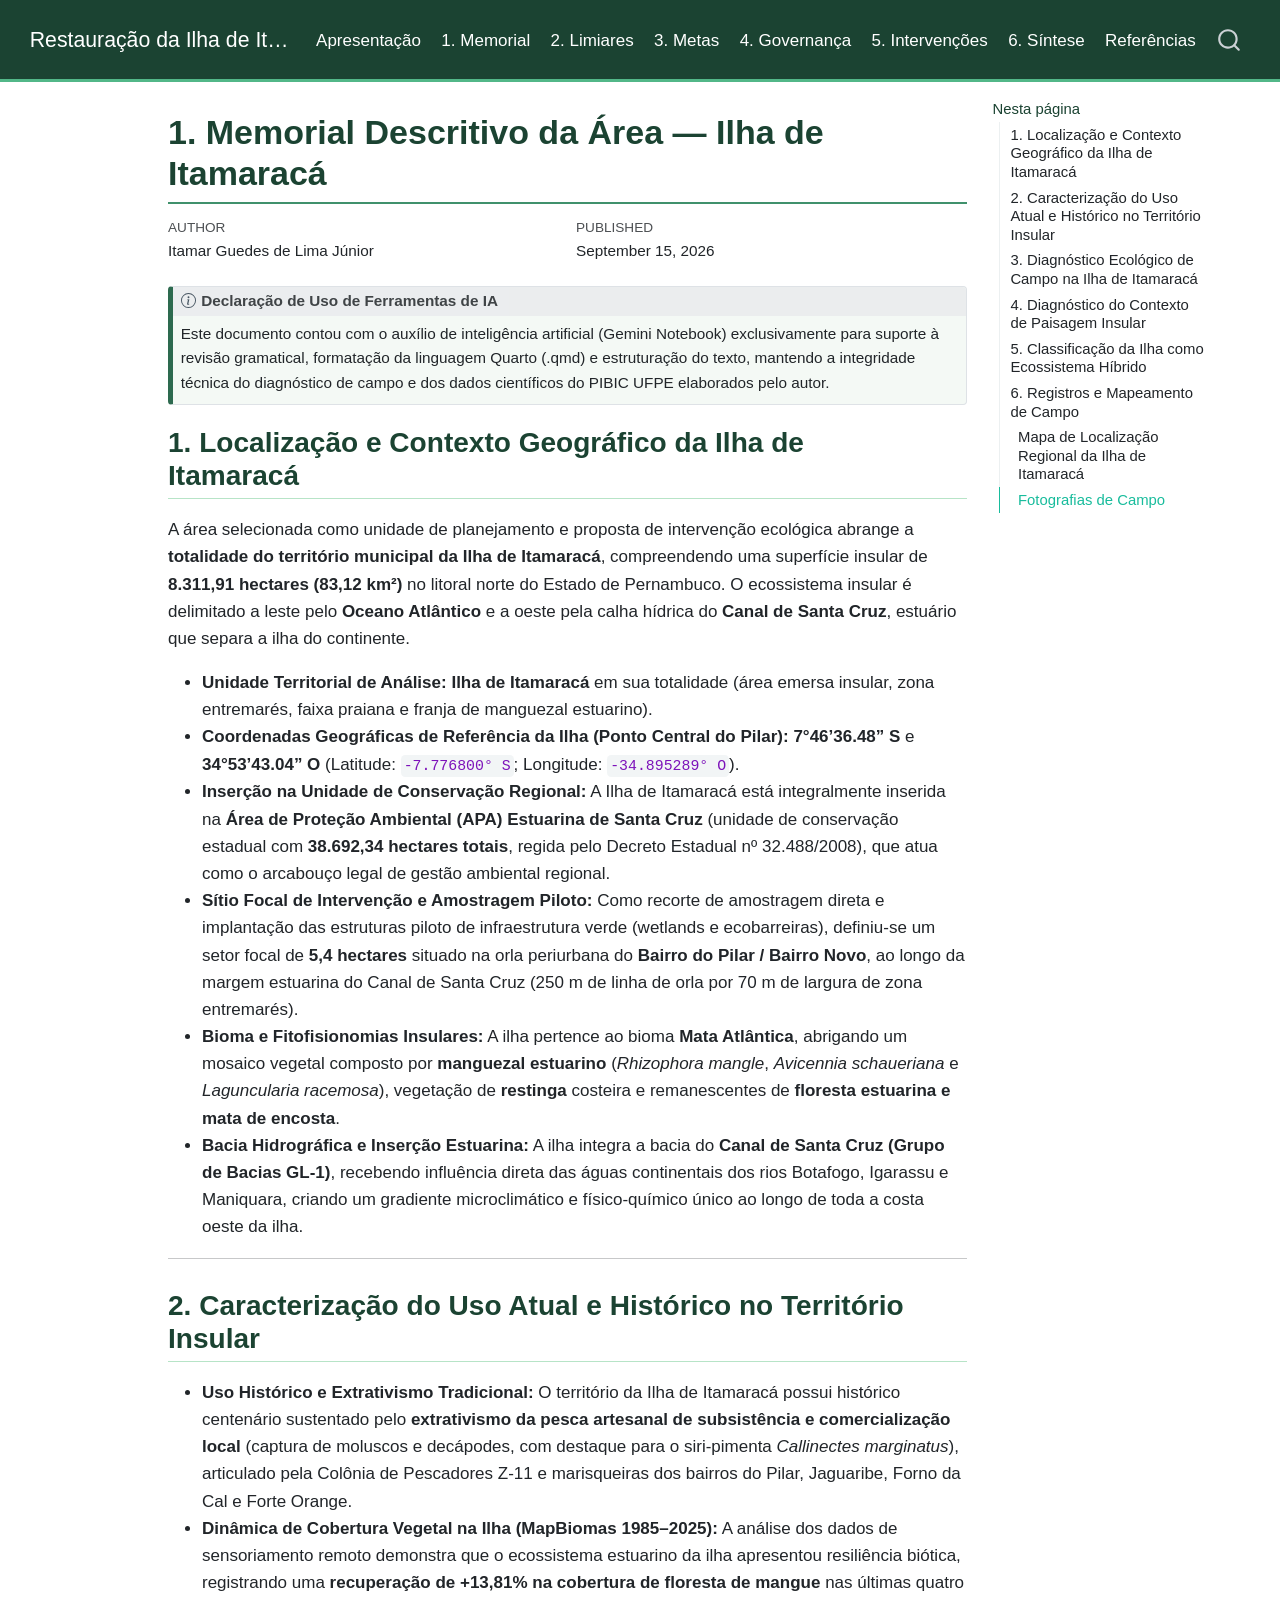
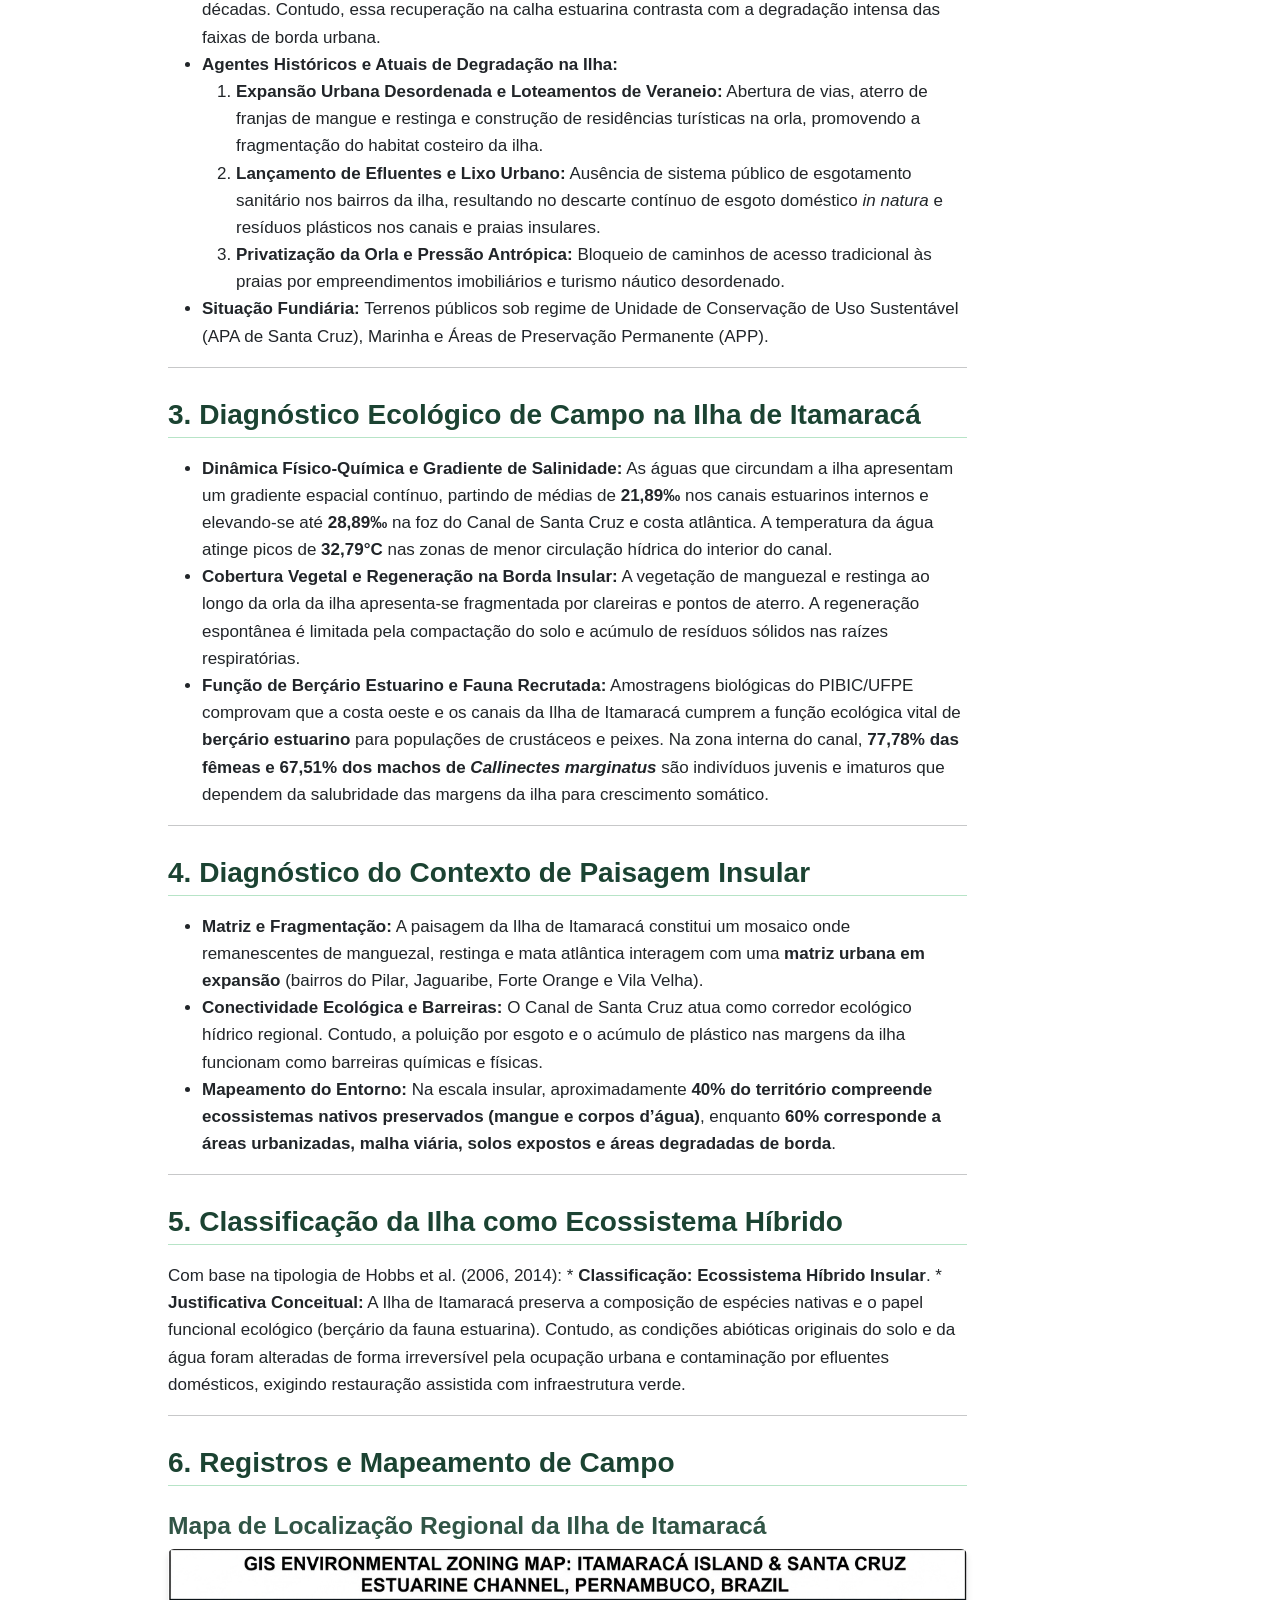
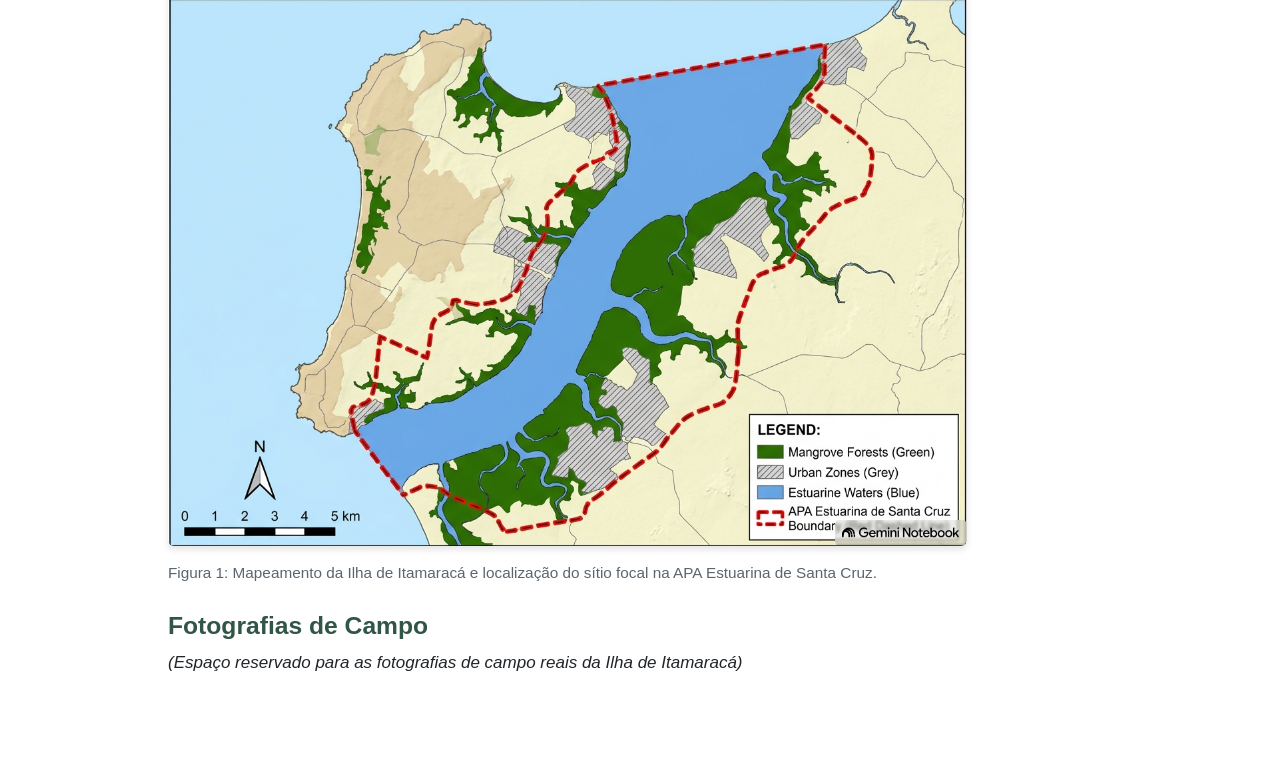
<file: docs/secao1.html>
<!DOCTYPE html>
<html xmlns="http://www.w3.org/1999/xhtml" lang="en" xml:lang="en"><head>

<meta charset="utf-8">
<meta name="generator" content="quarto-1.10.18">

<meta name="viewport" content="width=device-width, initial-scale=1.0, user-scalable=yes">

<meta name="author" content="Itamar Guedes de Lima Júnior">
<meta name="dcterms.date" content="2026-09-15">

<title>1. Memorial Descritivo da Área — Ilha de Itamaracá – Restauração da Ilha de Itamaracá</title>
<style>
/* Default styles provided by pandoc.
** See https://pandoc.org/MANUAL.html#variables-for-html for config info.
*/
span.smallcaps{font-variant: small-caps;}
div.columns{display: flex; gap: 1.5em;}
div.column{flex: auto;}
@media screen {
div.columns{gap: min(4vw, 1.5em);}
div.column{overflow-x: auto;}
}
div.hanging-indent{margin-left: 1.5em; text-indent: -1.5em;}
ul.task-list{list-style: none;}
ul.task-list li input[type="checkbox"] {
  width: 0.8em;
  margin: 0 0.8em 0.2em -1em; /* quarto-specific, see https://github.com/quarto-dev/quarto-cli/issues/4556 */ 
  vertical-align: middle;
}
</style>


<script src="site_libs/quarto-nav/quarto-nav.js"></script>
<script src="site_libs/quarto-nav/headroom.min.js"></script>
<script src="site_libs/clipboard/clipboard.min.js"></script>
<script src="site_libs/quarto-search/autocomplete.umd.js"></script>
<script src="site_libs/quarto-search/fuse.min.js"></script>
<script src="site_libs/quarto-search/quarto-search.js"></script>
<meta name="quarto:offset" content="./">
<script src="site_libs/quarto-html/quarto.js" type="module"></script>
<script src="site_libs/quarto-html/tabsets/tabsets.js" type="module"></script>
<script src="site_libs/quarto-html/popper.min.js"></script>
<script src="site_libs/quarto-html/tippy.umd.min.js"></script>
<script src="site_libs/quarto-html/anchor.min.js"></script>
<link href="site_libs/quarto-html/tippy.css" rel="stylesheet">
<link href="site_libs/quarto-html/quarto-syntax-highlighting-64a204ab8560d761af7679ceaba22944.css" rel="stylesheet" id="quarto-text-highlighting-styles">
<script src="site_libs/bootstrap/bootstrap.min.js"></script>
<link href="site_libs/bootstrap/bootstrap-icons.css" rel="stylesheet">
<link href="site_libs/bootstrap/bootstrap-92404dd89b1444827012a9e3a58cda88.min.css" rel="stylesheet" append-hash="true" id="quarto-bootstrap" data-mode="light">
<script id="quarto-search-options" type="application/json">{
  "location": "navbar",
  "copy-button": false,
  "collapse-after": 3,
  "panel-placement": "end",
  "type": "overlay",
  "limit": 50,
  "keyboard-shortcut": [
    "f",
    "/",
    "s"
  ],
  "show-item-context": false,
  "language": {
    "search-no-results-text": "No results",
    "search-matching-documents-text": "matching documents",
    "search-copy-link-title": "Copy link to search",
    "search-hide-matches-text": "Hide additional matches",
    "search-more-match-text": "more match in this document",
    "search-more-matches-text": "more matches in this document",
    "search-clear-button-title": "Clear",
    "search-text-placeholder": "",
    "search-detached-cancel-button-title": "Cancel",
    "search-submit-button-title": "Submit",
    "search-label": "Search"
  }
}</script>


<link rel="stylesheet" href="styles.css">
</head>

<body class="nav-fixed quarto-light">

<div id="quarto-search-results"></div>
  <header id="quarto-header" class="headroom fixed-top">
    <nav class="navbar navbar-expand-lg " data-bs-theme="dark">
      <div class="navbar-container container-fluid">
      <div class="navbar-brand-container mx-auto">
    <a class="navbar-brand" href="./index.html">
    <span class="navbar-title">Restauração da Ilha de Itamaracá</span>
    </a>
  </div>
            <div id="quarto-search" class="" title="Search"></div>
          <button class="navbar-toggler" type="button" data-bs-toggle="collapse" data-bs-target="#navbarCollapse" aria-controls="navbarCollapse" role="menu" aria-expanded="false" aria-label="Toggle navigation" onclick="if (window.quartoToggleHeadroom) { window.quartoToggleHeadroom(); }">
  <span class="navbar-toggler-icon"></span>
</button>
          <div class="collapse navbar-collapse" id="navbarCollapse">
            <ul class="navbar-nav navbar-nav-scroll me-auto">
  <li class="nav-item">
    <a class="nav-link" href="./index.html"> 
<span class="menu-text">Apresentação</span></a>
  </li>  
  <li class="nav-item">
    <a class="nav-link active" href="./secao1.html" aria-current="page"> 
<span class="menu-text">1. Memorial</span></a>
  </li>  
  <li class="nav-item">
    <a class="nav-link" href="./secao2.html"> 
<span class="menu-text">2. Limiares</span></a>
  </li>  
  <li class="nav-item">
    <a class="nav-link" href="./secao3.html"> 
<span class="menu-text">3. Metas</span></a>
  </li>  
  <li class="nav-item">
    <a class="nav-link" href="./secao4.html"> 
<span class="menu-text">4. Governança</span></a>
  </li>  
  <li class="nav-item">
    <a class="nav-link" href="./secao5.html"> 
<span class="menu-text">5. Intervenções</span></a>
  </li>  
  <li class="nav-item">
    <a class="nav-link" href="./secao6.html"> 
<span class="menu-text">6. Síntese</span></a>
  </li>  
  <li class="nav-item">
    <a class="nav-link" href="./referencias.html"> 
<span class="menu-text">Referências</span></a>
  </li>  
</ul>
          </div> <!-- /navcollapse -->
            <div class="quarto-navbar-tools">
</div>
      </div> <!-- /container-fluid -->
    </nav>
</header>
<!-- content -->
<div id="quarto-content" class="quarto-container page-columns page-rows-contents page-layout-article page-navbar">
<!-- sidebar -->
<!-- margin-sidebar -->
    <div id="quarto-margin-sidebar" class="sidebar margin-sidebar">
        <nav id="TOC" role="doc-toc" class="toc-active">
    <h2 id="toc-title">Nesta página</h2>
   
  <ul>
  <li><a href="#localização-e-contexto-geográfico-da-ilha-de-itamaracá" id="toc-localização-e-contexto-geográfico-da-ilha-de-itamaracá" class="nav-link active" data-scroll-target="#localização-e-contexto-geográfico-da-ilha-de-itamaracá">1. Localização e Contexto Geográfico da Ilha de Itamaracá</a></li>
  <li><a href="#caracterização-do-uso-atual-e-histórico-no-território-insular" id="toc-caracterização-do-uso-atual-e-histórico-no-território-insular" class="nav-link" data-scroll-target="#caracterização-do-uso-atual-e-histórico-no-território-insular">2. Caracterização do Uso Atual e Histórico no Território Insular</a></li>
  <li><a href="#diagnóstico-ecológico-de-campo-na-ilha-de-itamaracá" id="toc-diagnóstico-ecológico-de-campo-na-ilha-de-itamaracá" class="nav-link" data-scroll-target="#diagnóstico-ecológico-de-campo-na-ilha-de-itamaracá">3. Diagnóstico Ecológico de Campo na Ilha de Itamaracá</a></li>
  <li><a href="#diagnóstico-do-contexto-de-paisagem-insular" id="toc-diagnóstico-do-contexto-de-paisagem-insular" class="nav-link" data-scroll-target="#diagnóstico-do-contexto-de-paisagem-insular">4. Diagnóstico do Contexto de Paisagem Insular</a></li>
  <li><a href="#classificação-da-ilha-como-ecossistema-híbrido" id="toc-classificação-da-ilha-como-ecossistema-híbrido" class="nav-link" data-scroll-target="#classificação-da-ilha-como-ecossistema-híbrido">5. Classificação da Ilha como Ecossistema Híbrido</a></li>
  <li><a href="#registros-e-mapeamento-de-campo" id="toc-registros-e-mapeamento-de-campo" class="nav-link" data-scroll-target="#registros-e-mapeamento-de-campo">6. Registros e Mapeamento de Campo</a>
  <ul class="collapse">
  <li><a href="#mapa-de-localização-regional-da-ilha-de-itamaracá" id="toc-mapa-de-localização-regional-da-ilha-de-itamaracá" class="nav-link" data-scroll-target="#mapa-de-localização-regional-da-ilha-de-itamaracá">Mapa de Localização Regional da Ilha de Itamaracá</a></li>
  <li><a href="#fotografias-de-campo" id="toc-fotografias-de-campo" class="nav-link" data-scroll-target="#fotografias-de-campo">Fotografias de Campo</a></li>
  </ul></li>
  </ul>
</nav>
    </div>
<!-- main -->
<main class="content" id="quarto-document-content">

<header id="title-block-header" class="quarto-title-block default">
<div class="quarto-title">
<h1 class="title">1. Memorial Descritivo da Área — Ilha de Itamaracá</h1>
</div>



<div class="quarto-title-meta">

    <div>
    <div class="quarto-title-meta-heading">Author</div>
    <div class="quarto-title-meta-contents">
             <p>Itamar Guedes de Lima Júnior </p>
          </div>
  </div>
    
    <div>
    <div class="quarto-title-meta-heading">Published</div>
    <div class="quarto-title-meta-contents">
      <p class="date">September 15, 2026</p>
    </div>
  </div>
  
    
  </div>
  


</header>


<div class="callout callout-style-default callout-note callout-titled">
<div class="callout-header d-flex align-content-center">
<div class="callout-icon-container">
<i class="callout-icon"></i>
</div>
<div class="callout-title-container flex-fill">
<span class="screen-reader-only">Note</span>Declaração de Uso de Ferramentas de IA
</div>
</div>
<div class="callout-body-container callout-body">
<p>Este documento contou com o auxílio de inteligência artificial (Gemini Notebook) exclusivamente para suporte à revisão gramatical, formatação da linguagem Quarto (.qmd) e estruturação do texto, mantendo a integridade técnica do diagnóstico de campo e dos dados científicos do PIBIC UFPE elaborados pelo autor.</p>
</div>
</div>
<section id="localização-e-contexto-geográfico-da-ilha-de-itamaracá" class="level2">
<h2 class="anchored" data-anchor-id="localização-e-contexto-geográfico-da-ilha-de-itamaracá">1. Localização e Contexto Geográfico da Ilha de Itamaracá</h2>
<p>A área selecionada como unidade de planejamento e proposta de intervenção ecológica abrange a <strong>totalidade do território municipal da Ilha de Itamaracá</strong>, compreendendo uma superfície insular de <strong>8.311,91 hectares (83,12 km²)</strong> no litoral norte do Estado de Pernambuco. O ecossistema insular é delimitado a leste pelo <strong>Oceano Atlântico</strong> e a oeste pela calha hídrica do <strong>Canal de Santa Cruz</strong>, estuário que separa a ilha do continente.</p>
<ul>
<li><strong>Unidade Territorial de Análise:</strong> <strong>Ilha de Itamaracá</strong> em sua totalidade (área emersa insular, zona entremarés, faixa praiana e franja de manguezal estuarino).</li>
<li><strong>Coordenadas Geográficas de Referência da Ilha (Ponto Central do Pilar):</strong> <strong>7°46’36.48” S</strong> e <strong>34°53’43.04” O</strong> (Latitude: <code>-7.776800° S</code>; Longitude: <code>-34.895289° O</code>).</li>
<li><strong>Inserção na Unidade de Conservação Regional:</strong> A Ilha de Itamaracá está integralmente inserida na <strong>Área de Proteção Ambiental (APA) Estuarina de Santa Cruz</strong> (unidade de conservação estadual com <strong>38.692,34 hectares totais</strong>, regida pelo Decreto Estadual nº 32.488/2008), que atua como o arcabouço legal de gestão ambiental regional.</li>
<li><strong>Sítio Focal de Intervenção e Amostragem Piloto:</strong> Como recorte de amostragem direta e implantação das estruturas piloto de infraestrutura verde (wetlands e ecobarreiras), definiu-se um setor focal de <strong>5,4 hectares</strong> situado na orla periurbana do <strong>Bairro do Pilar / Bairro Novo</strong>, ao longo da margem estuarina do Canal de Santa Cruz (250 m de linha de orla por 70 m de largura de zona entremarés).</li>
<li><strong>Bioma e Fitofisionomias Insulares:</strong> A ilha pertence ao bioma <strong>Mata Atlântica</strong>, abrigando um mosaico vegetal composto por <strong>manguezal estuarino</strong> (<em>Rhizophora mangle</em>, <em>Avicennia schaueriana</em> e <em>Laguncularia racemosa</em>), vegetação de <strong>restinga</strong> costeira e remanescentes de <strong>floresta estuarina e mata de encosta</strong>.</li>
<li><strong>Bacia Hidrográfica e Inserção Estuarina:</strong> A ilha integra a bacia do <strong>Canal de Santa Cruz (Grupo de Bacias GL-1)</strong>, recebendo influência direta das águas continentais dos rios Botafogo, Igarassu e Maniquara, criando um gradiente microclimático e físico-químico único ao longo de toda a costa oeste da ilha.</li>
</ul>
<hr>
</section>
<section id="caracterização-do-uso-atual-e-histórico-no-território-insular" class="level2">
<h2 class="anchored" data-anchor-id="caracterização-do-uso-atual-e-histórico-no-território-insular">2. Caracterização do Uso Atual e Histórico no Território Insular</h2>
<ul>
<li><strong>Uso Histórico e Extrativismo Tradicional:</strong> O território da Ilha de Itamaracá possui histórico centenário sustentado pelo <strong>extrativismo da pesca artesanal de subsistência e comercialização local</strong> (captura de moluscos e decápodes, com destaque para o siri-pimenta <em>Callinectes marginatus</em>), articulado pela Colônia de Pescadores Z-11 e marisqueiras dos bairros do Pilar, Jaguaribe, Forno da Cal e Forte Orange.</li>
<li><strong>Dinâmica de Cobertura Vegetal na Ilha (MapBiomas 1985–2025):</strong> A análise dos dados de sensoriamento remoto demonstra que o ecossistema estuarino da ilha apresentou resiliência biótica, registrando uma <strong>recuperação de +13,81% na cobertura de floresta de mangue</strong> nas últimas quatro décadas. Contudo, essa recuperação na calha estuarina contrasta com a degradação intensa das faixas de borda urbana.</li>
<li><strong>Agentes Históricos e Atuais de Degradação na Ilha:</strong>
<ol type="1">
<li><strong>Expansão Urbana Desordenada e Loteamentos de Veraneio:</strong> Abertura de vias, aterro de franjas de mangue e restinga e construção de residências turísticas na orla, promovendo a fragmentação do habitat costeiro da ilha.</li>
<li><strong>Lançamento de Efluentes e Lixo Urbano:</strong> Ausência de sistema público de esgotamento sanitário nos bairros da ilha, resultando no descarte contínuo de esgoto doméstico <em>in natura</em> e resíduos plásticos nos canais e praias insulares.</li>
<li><strong>Privatização da Orla e Pressão Antrópica:</strong> Bloqueio de caminhos de acesso tradicional às praias por empreendimentos imobiliários e turismo náutico desordenado.</li>
</ol></li>
<li><strong>Situação Fundiária:</strong> Terrenos públicos sob regime de Unidade de Conservação de Uso Sustentável (APA de Santa Cruz), Marinha e Áreas de Preservação Permanente (APP).</li>
</ul>
<hr>
</section>
<section id="diagnóstico-ecológico-de-campo-na-ilha-de-itamaracá" class="level2">
<h2 class="anchored" data-anchor-id="diagnóstico-ecológico-de-campo-na-ilha-de-itamaracá">3. Diagnóstico Ecológico de Campo na Ilha de Itamaracá</h2>
<ul>
<li><strong>Dinâmica Físico-Química e Gradiente de Salinidade:</strong> As águas que circundam a ilha apresentam um gradiente espacial contínuo, partindo de médias de <strong>21,89‰</strong> nos canais estuarinos internos e elevando-se até <strong>28,89‰</strong> na foz do Canal de Santa Cruz e costa atlântica. A temperatura da água atinge picos de <strong>32,79°C</strong> nas zonas de menor circulação hídrica do interior do canal.</li>
<li><strong>Cobertura Vegetal e Regeneração na Borda Insular:</strong> A vegetação de manguezal e restinga ao longo da orla da ilha apresenta-se fragmentada por clareiras e pontos de aterro. A regeneração espontânea é limitada pela compactação do solo e acúmulo de resíduos sólidos nas raízes respiratórias.</li>
<li><strong>Função de Berçário Estuarino e Fauna Recrutada:</strong> Amostragens biológicas do PIBIC/UFPE comprovam que a costa oeste e os canais da Ilha de Itamaracá cumprem a função ecológica vital de <strong>berçário estuarino</strong> para populações de crustáceos e peixes. Na zona interna do canal, <strong>77,78% das fêmeas e 67,51% dos machos de <em>Callinectes marginatus</em></strong> são indivíduos juvenis e imaturos que dependem da salubridade das margens da ilha para crescimento somático.</li>
</ul>
<hr>
</section>
<section id="diagnóstico-do-contexto-de-paisagem-insular" class="level2">
<h2 class="anchored" data-anchor-id="diagnóstico-do-contexto-de-paisagem-insular">4. Diagnóstico do Contexto de Paisagem Insular</h2>
<ul>
<li><strong>Matriz e Fragmentação:</strong> A paisagem da Ilha de Itamaracá constitui um mosaico onde remanescentes de manguezal, restinga e mata atlântica interagem com uma <strong>matriz urbana em expansão</strong> (bairros do Pilar, Jaguaribe, Forte Orange e Vila Velha).</li>
<li><strong>Conectividade Ecológica e Barreiras:</strong> O Canal de Santa Cruz atua como corredor ecológico hídrico regional. Contudo, a poluição por esgoto e o acúmulo de plástico nas margens da ilha funcionam como barreiras químicas e físicas.</li>
<li><strong>Mapeamento do Entorno:</strong> Na escala insular, aproximadamente <strong>40% do território compreende ecossistemas nativos preservados (mangue e corpos d’água)</strong>, enquanto <strong>60% corresponde a áreas urbanizadas, malha viária, solos expostos e áreas degradadas de borda</strong>.</li>
</ul>
<hr>
</section>
<section id="classificação-da-ilha-como-ecossistema-híbrido" class="level2">
<h2 class="anchored" data-anchor-id="classificação-da-ilha-como-ecossistema-híbrido">5. Classificação da Ilha como Ecossistema Híbrido</h2>
<p>Com base na tipologia de Hobbs et al.&nbsp;(2006, 2014): * <strong>Classificação:</strong> <strong>Ecossistema Híbrido Insular</strong>. * <strong>Justificativa Conceitual:</strong> A Ilha de Itamaracá preserva a composição de espécies nativas e o papel funcional ecológico (berçário da fauna estuarina). Contudo, as condições abióticas originais do solo e da água foram alteradas de forma irreversível pela ocupação urbana e contaminação por efluentes domésticos, exigindo restauração assistida com infraestrutura verde.</p>
<hr>
</section>
<section id="registros-e-mapeamento-de-campo" class="level2">
<h2 class="anchored" data-anchor-id="registros-e-mapeamento-de-campo">6. Registros e Mapeamento de Campo</h2>
<section id="mapa-de-localização-regional-da-ilha-de-itamaracá" class="level3">
<h3 class="anchored" data-anchor-id="mapa-de-localização-regional-da-ilha-de-itamaracá">Mapa de Localização Regional da Ilha de Itamaracá</h3>
<div class="quarto-figure quarto-figure-center">
<figure class="figure">
<p><img src="mapa_itamaraca.png" class="img-fluid figure-img" style="width:100.0%"></p>
<figcaption>Figura 1: Mapeamento da Ilha de Itamaracá e localização do sítio focal na APA Estuarina de Santa Cruz.</figcaption>
</figure>
</div>
</section>
<section id="fotografias-de-campo" class="level3">
<h3 class="anchored" data-anchor-id="fotografias-de-campo">Fotografias de Campo</h3>
<p><em>(Espaço reservado para as fotografias de campo reais da Ilha de Itamaracá)</em></p>
<!-- Para inserir suas fotos novas:
1. Salve as imagens na pasta raiz do seu projeto no RStudio.
2. Insira as linhas abaixo ajustadas com os nomes dos seus arquivos:

![Figura 2: Registro do manguezal na Ilha de Itamaracá.](sua_foto_1.jpg){width=48%}
![Figura 3: Ponto de borda degradada por efluentes na ilha.](sua_foto_2.jpg){width=48%}
-->


</section>
</section>

</main> <!-- /main -->
<script id="quarto-html-after-body" type="application/javascript">
  window.document.addEventListener("DOMContentLoaded", function (event) {
    const icon = "";
    const anchorJS = new window.AnchorJS();
    anchorJS.options = {
      placement: 'right',
      icon: icon
    };
    anchorJS.add('.anchored');
    const isCodeAnnotation = (el) => {
      for (const clz of el.classList) {
        if (clz.startsWith('code-annotation-')) {                     
          return true;
        }
      }
      return false;
    }
    const onCopySuccess = function(e) {
      // button target
      const button = e.trigger;
      // don't keep focus
      button.blur();
      // flash "checked"
      button.classList.add('code-copy-button-checked');
      var currentTitle = button.getAttribute("title");
      button.setAttribute("title", "Copied!");
      let tooltip;
      if (window.bootstrap) {
        button.setAttribute("data-bs-toggle", "tooltip");
        button.setAttribute("data-bs-placement", "left");
        button.setAttribute("data-bs-title", "Copied!");
        tooltip = new bootstrap.Tooltip(button, 
          { trigger: "manual", 
            customClass: "code-copy-button-tooltip",
            offset: [0, -8]});
        tooltip.show();    
      }
      setTimeout(function() {
        if (tooltip) {
          tooltip.hide();
          button.removeAttribute("data-bs-title");
          button.removeAttribute("data-bs-toggle");
          button.removeAttribute("data-bs-placement");
        }
        button.setAttribute("title", currentTitle);
        button.classList.remove('code-copy-button-checked');
      }, 1000);
      // clear code selection
      e.clearSelection();
    }
    const getTextToCopy = function(trigger) {
      const outerScaffold = trigger.parentElement.cloneNode(true);
      const codeEl = outerScaffold.querySelector('code');
      for (const childEl of codeEl.children) {
        if (isCodeAnnotation(childEl)) {
          childEl.remove();
        }
      }
      return codeEl.innerText;
    }
    const clipboard = new window.ClipboardJS('.code-copy-button:not([data-in-quarto-modal])', {
      text: getTextToCopy
    });
    clipboard.on('success', onCopySuccess);
    if (window.document.getElementById('quarto-embedded-source-code-modal')) {
      const clipboardModal = new window.ClipboardJS('.code-copy-button[data-in-quarto-modal]', {
        text: getTextToCopy,
        container: window.document.getElementById('quarto-embedded-source-code-modal')
      });
      clipboardModal.on('success', onCopySuccess);
    }
      var localhostRegex = new RegExp(/^(?:http|https):\/\/localhost\:?[0-9]*\//);
      var mailtoRegex = new RegExp(/^mailto:/);
        var filterRegex = new RegExp('/' + window.location.host + '/');
      var isInternal = (href) => {
          return filterRegex.test(href) || localhostRegex.test(href) || mailtoRegex.test(href);
      }
      // Inspect non-navigation links and adorn them if external
     var links = window.document.querySelectorAll('a[href]:not(.nav-link):not(.navbar-brand):not(.toc-action):not(.sidebar-link):not(.sidebar-item-toggle):not(.pagination-link):not(.no-external):not([aria-hidden]):not(.dropdown-item):not(.quarto-navigation-tool):not(.about-link)');
      for (var i=0; i<links.length; i++) {
        const link = links[i];
        if (!isInternal(link.href)) {
          // undo the damage that might have been done by quarto-nav.js in the case of
          // links that we want to consider external
          if (link.dataset.originalHref !== undefined) {
            link.href = link.dataset.originalHref;
          }
        }
      }
    function tippyHover(el, contentFn, onTriggerFn, onUntriggerFn) {
      const config = {
        allowHTML: true,
        maxWidth: 500,
        delay: 100,
        arrow: false,
        appendTo: function(el) {
            return el.parentElement;
        },
        interactive: true,
        interactiveBorder: 10,
        theme: 'quarto',
        placement: 'bottom-start',
      };
      if (contentFn) {
        config.content = contentFn;
      }
      if (onTriggerFn) {
        config.onTrigger = onTriggerFn;
      }
      if (onUntriggerFn) {
        config.onUntrigger = onUntriggerFn;
      }
      window.tippy(el, config); 
    }
    const noterefs = window.document.querySelectorAll('a[role="doc-noteref"]');
    for (var i=0; i<noterefs.length; i++) {
      const ref = noterefs[i];
      tippyHover(ref, function() {
        // use id or data attribute instead here
        let href = ref.getAttribute('data-footnote-href') || ref.getAttribute('href');
        try { href = new URL(href).hash; } catch {}
        const id = href.replace(/^#\/?/, "");
        const note = window.document.getElementById(id);
        if (note) {
          return note.innerHTML;
        } else {
          return "";
        }
      });
    }
    const xrefs = window.document.querySelectorAll('a.quarto-xref');
    const processXRef = (id, note) => {
      // Strip column container classes
      const stripColumnClz = (el) => {
        el.classList.remove("page-full", "page-columns");
        if (el.children) {
          for (const child of el.children) {
            stripColumnClz(child);
          }
        }
      }
      stripColumnClz(note)
      if (id === null || id.startsWith('sec-')) {
        // Special case sections, only their first couple elements
        const container = document.createElement("div");
        if (note.children && note.children.length > 2) {
          container.appendChild(note.children[0].cloneNode(true));
          for (let i = 1; i < note.children.length; i++) {
            const child = note.children[i];
            if (child.tagName === "P" && child.innerText === "") {
              continue;
            } else {
              container.appendChild(child.cloneNode(true));
              break;
            }
          }
          if (window.Quarto?.typesetMath) {
            window.Quarto.typesetMath(container);
          }
          return container.innerHTML
        } else {
          if (window.Quarto?.typesetMath) {
            window.Quarto.typesetMath(note);
          }
          return note.innerHTML;
        }
      } else {
        // Remove any anchor links if they are present
        const anchorLink = note.querySelector('a.anchorjs-link');
        if (anchorLink) {
          anchorLink.remove();
        }
        if (window.Quarto?.typesetMath) {
          window.Quarto.typesetMath(note);
        }
        if (note.classList.contains("callout")) {
          return note.outerHTML;
        } else {
          return note.innerHTML;
        }
      }
    }
    for (var i=0; i<xrefs.length; i++) {
      const xref = xrefs[i];
      tippyHover(xref, undefined, function(instance) {
        instance.disable();
        let url = xref.getAttribute('href');
        let hash = undefined; 
        if (url.startsWith('#')) {
          hash = url;
        } else {
          try { hash = new URL(url).hash; } catch {}
        }
        if (hash) {
          const id = hash.replace(/^#\/?/, "");
          const note = window.document.getElementById(id);
          if (note !== null) {
            try {
              const html = processXRef(id, note.cloneNode(true));
              instance.setContent(html);
            } finally {
              instance.enable();
              instance.show();
            }
          } else {
            // See if we can fetch this
            fetch(url.split('#')[0])
            .then(res => res.text())
            .then(html => {
              const parser = new DOMParser();
              const htmlDoc = parser.parseFromString(html, "text/html");
              const note = htmlDoc.getElementById(id);
              if (note !== null) {
                const html = processXRef(id, note);
                instance.setContent(html);
              } 
            }).finally(() => {
              instance.enable();
              instance.show();
            });
          }
        } else {
          // See if we can fetch a full url (with no hash to target)
          // This is a special case and we should probably do some content thinning / targeting
          fetch(url)
          .then(res => res.text())
          .then(html => {
            const parser = new DOMParser();
            const htmlDoc = parser.parseFromString(html, "text/html");
            const note = htmlDoc.querySelector('main.content');
            if (note !== null) {
              // This should only happen for chapter cross references
              // (since there is no id in the URL)
              // remove the first header
              if (note.children.length > 0 && note.children[0].tagName === "HEADER") {
                note.children[0].remove();
              }
              const html = processXRef(null, note);
              instance.setContent(html);
            } 
          }).finally(() => {
            instance.enable();
            instance.show();
          });
        }
      }, function(instance) {
      });
    }
        let selectedAnnoteEl;
        const selectorForAnnotation = ( cell, annotation) => {
          let cellAttr = 'data-code-cell="' + cell + '"';
          let lineAttr = 'data-code-annotation="' +  annotation + '"';
          const selector = 'span[' + cellAttr + '][' + lineAttr + ']';
          return selector;
        }
        const selectCodeLines = (annoteEl) => {
          const doc = window.document;
          const targetCell = annoteEl.getAttribute("data-target-cell");
          const targetAnnotation = annoteEl.getAttribute("data-target-annotation");
          const annoteSpan = window.document.querySelector(selectorForAnnotation(targetCell, targetAnnotation));
          const lines = annoteSpan.getAttribute("data-code-lines").split(",");
          const lineIds = lines.map((line) => {
            return targetCell + "-" + line;
          })
          let top = null;
          let height = null;
          let parent = null;
          if (lineIds.length > 0) {
              //compute the position of the single el (top and bottom and make a div)
              const el = window.document.getElementById(lineIds[0]);
              top = el.offsetTop;
              height = el.offsetHeight;
              parent = el.parentElement.parentElement;
            if (lineIds.length > 1) {
              const lastEl = window.document.getElementById(lineIds[lineIds.length - 1]);
              const bottom = lastEl.offsetTop + lastEl.offsetHeight;
              height = bottom - top;
            }
            if (top !== null && height !== null && parent !== null) {
              // cook up a div (if necessary) and position it 
              let div = window.document.getElementById("code-annotation-line-highlight");
              if (div === null) {
                div = window.document.createElement("div");
                div.setAttribute("id", "code-annotation-line-highlight");
                div.style.position = 'absolute';
                parent.appendChild(div);
              }
              div.style.top = top - 2 + "px";
              div.style.height = height + 4 + "px";
              div.style.left = 0;
              let gutterDiv = window.document.getElementById("code-annotation-line-highlight-gutter");
              if (gutterDiv === null) {
                gutterDiv = window.document.createElement("div");
                gutterDiv.setAttribute("id", "code-annotation-line-highlight-gutter");
                gutterDiv.style.position = 'absolute';
                const codeCell = window.document.getElementById(targetCell);
                const gutter = codeCell.querySelector('.code-annotation-gutter');
                gutter.appendChild(gutterDiv);
              }
              gutterDiv.style.top = top - 2 + "px";
              gutterDiv.style.height = height + 4 + "px";
            }
            selectedAnnoteEl = annoteEl;
          }
        };
        const unselectCodeLines = () => {
          const elementsIds = ["code-annotation-line-highlight", "code-annotation-line-highlight-gutter"];
          elementsIds.forEach((elId) => {
            const div = window.document.getElementById(elId);
            if (div) {
              div.remove();
            }
          });
          selectedAnnoteEl = undefined;
        };
          // Handle positioning of the toggle
      window.addEventListener(
        "resize",
        throttle(() => {
          elRect = undefined;
          if (selectedAnnoteEl) {
            selectCodeLines(selectedAnnoteEl);
          }
        }, 10)
      );
      function throttle(fn, ms) {
      let throttle = false;
      let timer;
        return (...args) => {
          if(!throttle) { // first call gets through
              fn.apply(this, args);
              throttle = true;
          } else { // all the others get throttled
              if(timer) clearTimeout(timer); // cancel #2
              timer = setTimeout(() => {
                fn.apply(this, args);
                timer = throttle = false;
              }, ms);
          }
        };
      }
        // Attach click handler to the DT
        const annoteDls = window.document.querySelectorAll('dt[data-target-cell]');
        for (const annoteDlNode of annoteDls) {
          annoteDlNode.addEventListener('click', (event) => {
            const clickedEl = event.target;
            if (clickedEl !== selectedAnnoteEl) {
              unselectCodeLines();
              const activeEl = window.document.querySelector('dt[data-target-cell].code-annotation-active');
              if (activeEl) {
                activeEl.classList.remove('code-annotation-active');
              }
              selectCodeLines(clickedEl);
              clickedEl.classList.add('code-annotation-active');
            } else {
              // Unselect the line
              unselectCodeLines();
              clickedEl.classList.remove('code-annotation-active');
            }
          });
        }
    const findCites = (el) => {
      const parentEl = el.parentElement;
      if (parentEl) {
        const cites = parentEl.dataset.cites;
        if (cites) {
          return {
            el,
            cites: cites.split(' ')
          };
        } else {
          return findCites(el.parentElement)
        }
      } else {
        return undefined;
      }
    };
    var bibliorefs = window.document.querySelectorAll('a[role="doc-biblioref"]');
    for (var i=0; i<bibliorefs.length; i++) {
      const ref = bibliorefs[i];
      const citeInfo = findCites(ref);
      if (citeInfo) {
        tippyHover(citeInfo.el, function() {
          var popup = window.document.createElement('div');
          citeInfo.cites.forEach(function(cite) {
            var citeDiv = window.document.createElement('div');
            citeDiv.classList.add('hanging-indent');
            citeDiv.classList.add('csl-entry');
            var biblioDiv = window.document.getElementById('ref-' + cite);
            if (biblioDiv) {
              citeDiv.innerHTML = biblioDiv.innerHTML;
            }
            popup.appendChild(citeDiv);
          });
          return popup.innerHTML;
        });
      }
    }
  });
  </script>
</div> <!-- /content -->




</body></html>
</file>
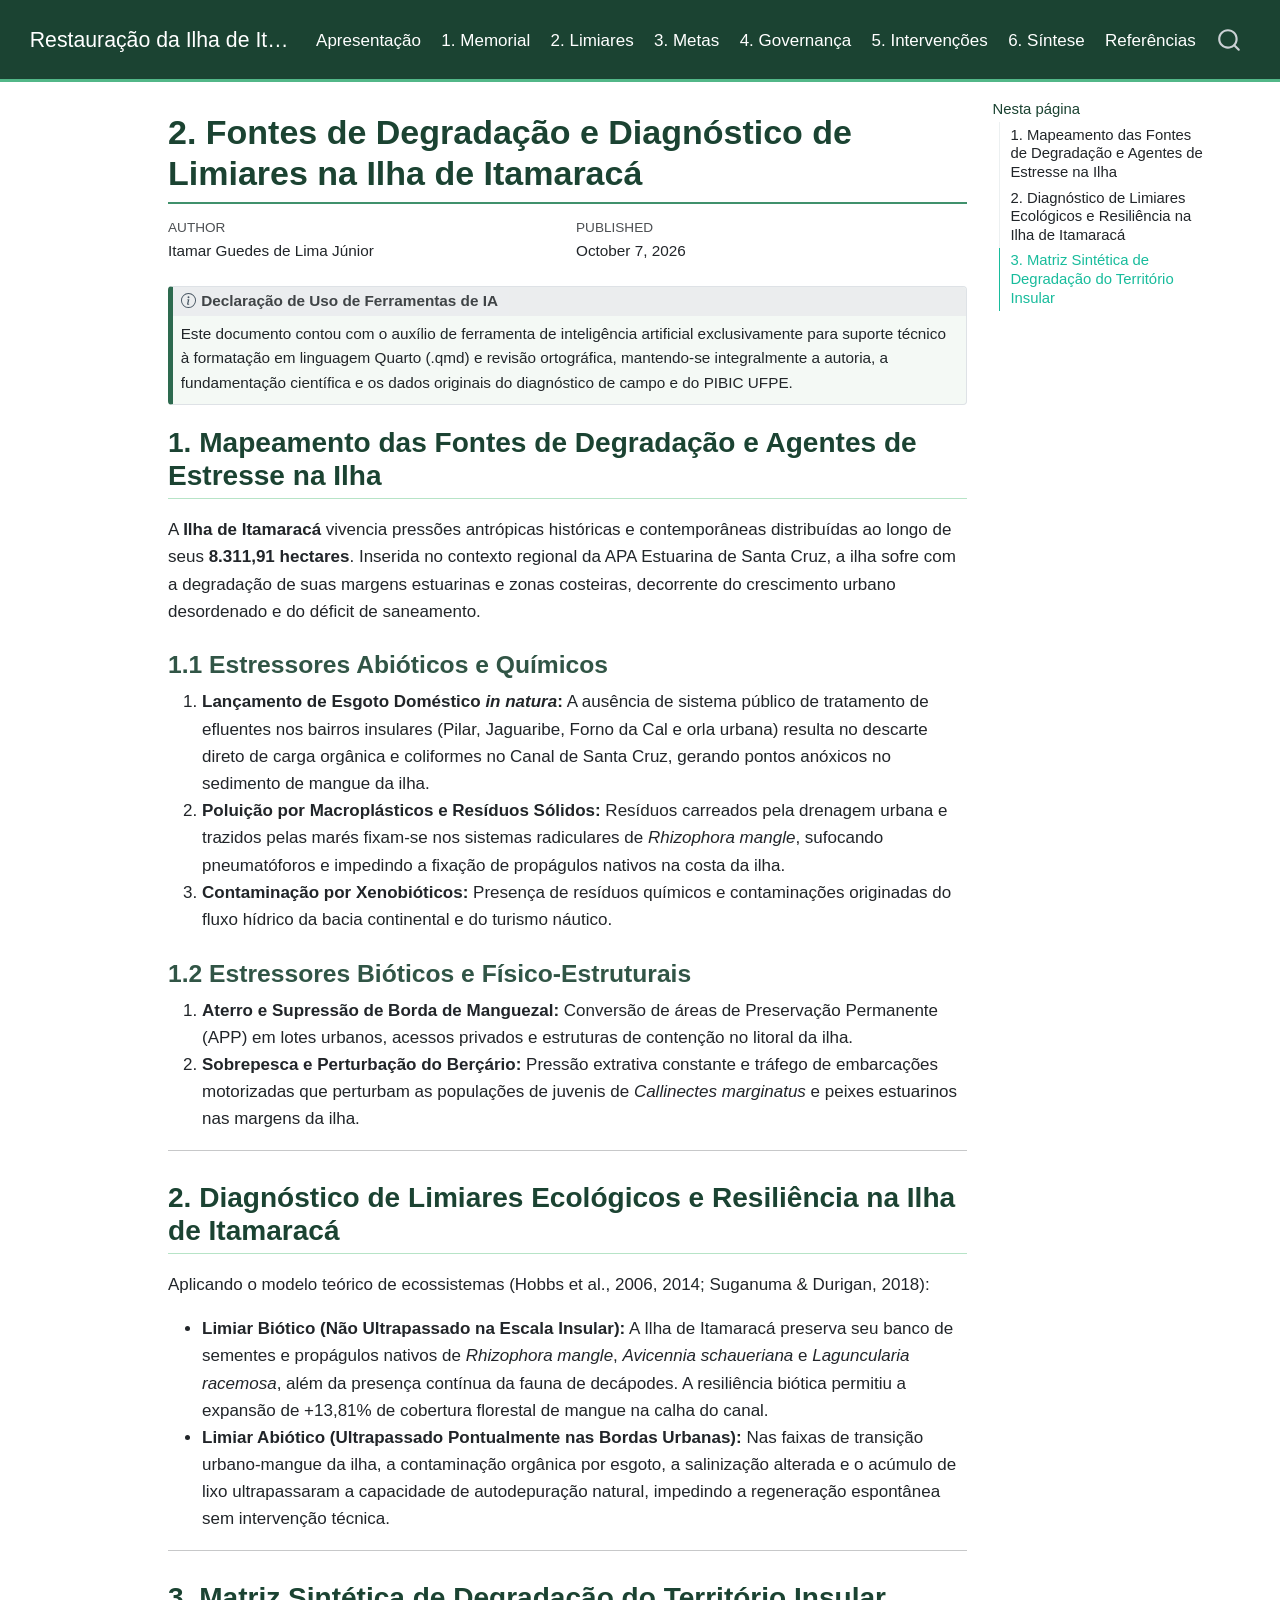
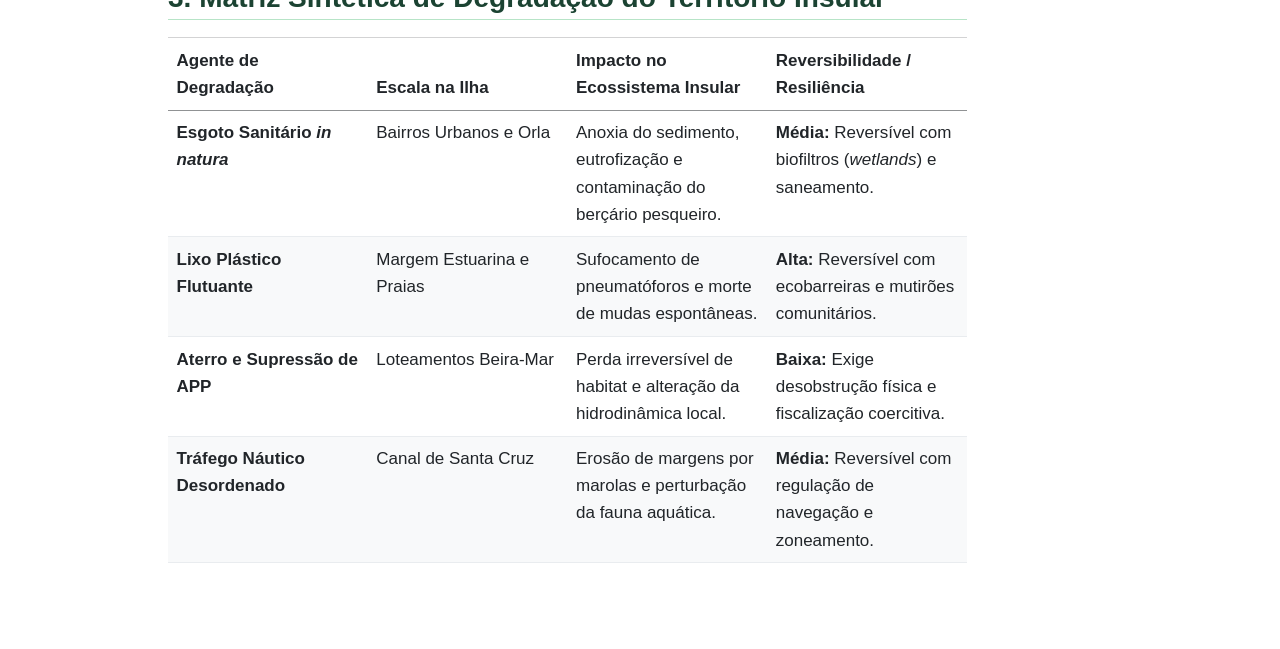
<file: docs/secao2.html>
<!DOCTYPE html>
<html xmlns="http://www.w3.org/1999/xhtml" lang="en" xml:lang="en"><head>

<meta charset="utf-8">
<meta name="generator" content="quarto-1.10.18">

<meta name="viewport" content="width=device-width, initial-scale=1.0, user-scalable=yes">

<meta name="author" content="Itamar Guedes de Lima Júnior">
<meta name="dcterms.date" content="2026-10-07">

<title>2. Fontes de Degradação e Diagnóstico de Limiares na Ilha de Itamaracá – Restauração da Ilha de Itamaracá</title>
<style>
/* Default styles provided by pandoc.
** See https://pandoc.org/MANUAL.html#variables-for-html for config info.
*/
span.smallcaps{font-variant: small-caps;}
div.columns{display: flex; gap: 1.5em;}
div.column{flex: auto;}
@media screen {
div.columns{gap: min(4vw, 1.5em);}
div.column{overflow-x: auto;}
}
div.hanging-indent{margin-left: 1.5em; text-indent: -1.5em;}
ul.task-list{list-style: none;}
ul.task-list li input[type="checkbox"] {
  width: 0.8em;
  margin: 0 0.8em 0.2em -1em; /* quarto-specific, see https://github.com/quarto-dev/quarto-cli/issues/4556 */ 
  vertical-align: middle;
}
</style>


<script src="site_libs/quarto-nav/quarto-nav.js"></script>
<script src="site_libs/quarto-nav/headroom.min.js"></script>
<script src="site_libs/clipboard/clipboard.min.js"></script>
<script src="site_libs/quarto-search/autocomplete.umd.js"></script>
<script src="site_libs/quarto-search/fuse.min.js"></script>
<script src="site_libs/quarto-search/quarto-search.js"></script>
<meta name="quarto:offset" content="./">
<script src="site_libs/quarto-html/quarto.js" type="module"></script>
<script src="site_libs/quarto-html/tabsets/tabsets.js" type="module"></script>
<script src="site_libs/quarto-html/popper.min.js"></script>
<script src="site_libs/quarto-html/tippy.umd.min.js"></script>
<script src="site_libs/quarto-html/anchor.min.js"></script>
<link href="site_libs/quarto-html/tippy.css" rel="stylesheet">
<link href="site_libs/quarto-html/quarto-syntax-highlighting-64a204ab8560d761af7679ceaba22944.css" rel="stylesheet" id="quarto-text-highlighting-styles">
<script src="site_libs/bootstrap/bootstrap.min.js"></script>
<link href="site_libs/bootstrap/bootstrap-icons.css" rel="stylesheet">
<link href="site_libs/bootstrap/bootstrap-92404dd89b1444827012a9e3a58cda88.min.css" rel="stylesheet" append-hash="true" id="quarto-bootstrap" data-mode="light">
<script id="quarto-search-options" type="application/json">{
  "location": "navbar",
  "copy-button": false,
  "collapse-after": 3,
  "panel-placement": "end",
  "type": "overlay",
  "limit": 50,
  "keyboard-shortcut": [
    "f",
    "/",
    "s"
  ],
  "show-item-context": false,
  "language": {
    "search-no-results-text": "No results",
    "search-matching-documents-text": "matching documents",
    "search-copy-link-title": "Copy link to search",
    "search-hide-matches-text": "Hide additional matches",
    "search-more-match-text": "more match in this document",
    "search-more-matches-text": "more matches in this document",
    "search-clear-button-title": "Clear",
    "search-text-placeholder": "",
    "search-detached-cancel-button-title": "Cancel",
    "search-submit-button-title": "Submit",
    "search-label": "Search"
  }
}</script>


<link rel="stylesheet" href="styles.css">
</head>

<body class="nav-fixed quarto-light">

<div id="quarto-search-results"></div>
  <header id="quarto-header" class="headroom fixed-top">
    <nav class="navbar navbar-expand-lg " data-bs-theme="dark">
      <div class="navbar-container container-fluid">
      <div class="navbar-brand-container mx-auto">
    <a class="navbar-brand" href="./index.html">
    <span class="navbar-title">Restauração da Ilha de Itamaracá</span>
    </a>
  </div>
            <div id="quarto-search" class="" title="Search"></div>
          <button class="navbar-toggler" type="button" data-bs-toggle="collapse" data-bs-target="#navbarCollapse" aria-controls="navbarCollapse" role="menu" aria-expanded="false" aria-label="Toggle navigation" onclick="if (window.quartoToggleHeadroom) { window.quartoToggleHeadroom(); }">
  <span class="navbar-toggler-icon"></span>
</button>
          <div class="collapse navbar-collapse" id="navbarCollapse">
            <ul class="navbar-nav navbar-nav-scroll me-auto">
  <li class="nav-item">
    <a class="nav-link" href="./index.html"> 
<span class="menu-text">Apresentação</span></a>
  </li>  
  <li class="nav-item">
    <a class="nav-link" href="./secao1.html"> 
<span class="menu-text">1. Memorial</span></a>
  </li>  
  <li class="nav-item">
    <a class="nav-link active" href="./secao2.html" aria-current="page"> 
<span class="menu-text">2. Limiares</span></a>
  </li>  
  <li class="nav-item">
    <a class="nav-link" href="./secao3.html"> 
<span class="menu-text">3. Metas</span></a>
  </li>  
  <li class="nav-item">
    <a class="nav-link" href="./secao4.html"> 
<span class="menu-text">4. Governança</span></a>
  </li>  
  <li class="nav-item">
    <a class="nav-link" href="./secao5.html"> 
<span class="menu-text">5. Intervenções</span></a>
  </li>  
  <li class="nav-item">
    <a class="nav-link" href="./secao6.html"> 
<span class="menu-text">6. Síntese</span></a>
  </li>  
  <li class="nav-item">
    <a class="nav-link" href="./referencias.html"> 
<span class="menu-text">Referências</span></a>
  </li>  
</ul>
          </div> <!-- /navcollapse -->
            <div class="quarto-navbar-tools">
</div>
      </div> <!-- /container-fluid -->
    </nav>
</header>
<!-- content -->
<div id="quarto-content" class="quarto-container page-columns page-rows-contents page-layout-article page-navbar">
<!-- sidebar -->
<!-- margin-sidebar -->
    <div id="quarto-margin-sidebar" class="sidebar margin-sidebar">
        <nav id="TOC" role="doc-toc" class="toc-active">
    <h2 id="toc-title">Nesta página</h2>
   
  <ul>
  <li><a href="#mapeamento-das-fontes-de-degradação-e-agentes-de-estresse-na-ilha" id="toc-mapeamento-das-fontes-de-degradação-e-agentes-de-estresse-na-ilha" class="nav-link active" data-scroll-target="#mapeamento-das-fontes-de-degradação-e-agentes-de-estresse-na-ilha">1. Mapeamento das Fontes de Degradação e Agentes de Estresse na Ilha</a>
  <ul class="collapse">
  <li><a href="#estressores-abióticos-e-químicos" id="toc-estressores-abióticos-e-químicos" class="nav-link" data-scroll-target="#estressores-abióticos-e-químicos">1.1 Estressores Abióticos e Químicos</a></li>
  <li><a href="#estressores-bióticos-e-físico-estruturais" id="toc-estressores-bióticos-e-físico-estruturais" class="nav-link" data-scroll-target="#estressores-bióticos-e-físico-estruturais">1.2 Estressores Bióticos e Físico-Estruturais</a></li>
  </ul></li>
  <li><a href="#diagnóstico-de-limiares-ecológicos-e-resiliência-na-ilha-de-itamaracá" id="toc-diagnóstico-de-limiares-ecológicos-e-resiliência-na-ilha-de-itamaracá" class="nav-link" data-scroll-target="#diagnóstico-de-limiares-ecológicos-e-resiliência-na-ilha-de-itamaracá">2. Diagnóstico de Limiares Ecológicos e Resiliência na Ilha de Itamaracá</a></li>
  <li><a href="#matriz-sintética-de-degradação-do-território-insular" id="toc-matriz-sintética-de-degradação-do-território-insular" class="nav-link" data-scroll-target="#matriz-sintética-de-degradação-do-território-insular">3. Matriz Sintética de Degradação do Território Insular</a></li>
  </ul>
</nav>
    </div>
<!-- main -->
<main class="content" id="quarto-document-content">

<header id="title-block-header" class="quarto-title-block default">
<div class="quarto-title">
<h1 class="title">2. Fontes de Degradação e Diagnóstico de Limiares na Ilha de Itamaracá</h1>
</div>



<div class="quarto-title-meta">

    <div>
    <div class="quarto-title-meta-heading">Author</div>
    <div class="quarto-title-meta-contents">
             <p>Itamar Guedes de Lima Júnior </p>
          </div>
  </div>
    
    <div>
    <div class="quarto-title-meta-heading">Published</div>
    <div class="quarto-title-meta-contents">
      <p class="date">October 7, 2026</p>
    </div>
  </div>
  
    
  </div>
  


</header>


<div class="callout callout-style-default callout-note callout-titled">
<div class="callout-header d-flex align-content-center">
<div class="callout-icon-container">
<i class="callout-icon"></i>
</div>
<div class="callout-title-container flex-fill">
<span class="screen-reader-only">Note</span>Declaração de Uso de Ferramentas de IA
</div>
</div>
<div class="callout-body-container callout-body">
<p>Este documento contou com o auxílio de ferramenta de inteligência artificial exclusivamente para suporte técnico à formatação em linguagem Quarto (.qmd) e revisão ortográfica, mantendo-se integralmente a autoria, a fundamentação científica e os dados originais do diagnóstico de campo e do PIBIC UFPE.</p>
</div>
</div>
<section id="mapeamento-das-fontes-de-degradação-e-agentes-de-estresse-na-ilha" class="level2">
<h2 class="anchored" data-anchor-id="mapeamento-das-fontes-de-degradação-e-agentes-de-estresse-na-ilha">1. Mapeamento das Fontes de Degradação e Agentes de Estresse na Ilha</h2>
<p>A <strong>Ilha de Itamaracá</strong> vivencia pressões antrópicas históricas e contemporâneas distribuídas ao longo de seus <strong>8.311,91 hectares</strong>. Inserida no contexto regional da APA Estuarina de Santa Cruz, a ilha sofre com a degradação de suas margens estuarinas e zonas costeiras, decorrente do crescimento urbano desordenado e do déficit de saneamento.</p>
<section id="estressores-abióticos-e-químicos" class="level3">
<h3 class="anchored" data-anchor-id="estressores-abióticos-e-químicos">1.1 Estressores Abióticos e Químicos</h3>
<ol type="1">
<li><strong>Lançamento de Esgoto Doméstico <em>in natura</em>:</strong> A ausência de sistema público de tratamento de efluentes nos bairros insulares (Pilar, Jaguaribe, Forno da Cal e orla urbana) resulta no descarte direto de carga orgânica e coliformes no Canal de Santa Cruz, gerando pontos anóxicos no sedimento de mangue da ilha.</li>
<li><strong>Poluição por Macroplásticos e Resíduos Sólidos:</strong> Resíduos carreados pela drenagem urbana e trazidos pelas marés fixam-se nos sistemas radiculares de <em>Rhizophora mangle</em>, sufocando pneumatóforos e impedindo a fixação de propágulos nativos na costa da ilha.</li>
<li><strong>Contaminação por Xenobióticos:</strong> Presença de resíduos químicos e contaminações originadas do fluxo hídrico da bacia continental e do turismo náutico.</li>
</ol>
</section>
<section id="estressores-bióticos-e-físico-estruturais" class="level3">
<h3 class="anchored" data-anchor-id="estressores-bióticos-e-físico-estruturais">1.2 Estressores Bióticos e Físico-Estruturais</h3>
<ol type="1">
<li><strong>Aterro e Supressão de Borda de Manguezal:</strong> Conversão de áreas de Preservação Permanente (APP) em lotes urbanos, acessos privados e estruturas de contenção no litoral da ilha.</li>
<li><strong>Sobrepesca e Perturbação do Berçário:</strong> Pressão extrativa constante e tráfego de embarcações motorizadas que perturbam as populações de juvenis de <em>Callinectes marginatus</em> e peixes estuarinos nas margens da ilha.</li>
</ol>
<hr>
</section>
</section>
<section id="diagnóstico-de-limiares-ecológicos-e-resiliência-na-ilha-de-itamaracá" class="level2">
<h2 class="anchored" data-anchor-id="diagnóstico-de-limiares-ecológicos-e-resiliência-na-ilha-de-itamaracá">2. Diagnóstico de Limiares Ecológicos e Resiliência na Ilha de Itamaracá</h2>
<p>Aplicando o modelo teórico de ecossistemas (Hobbs et al., 2006, 2014; Suganuma &amp; Durigan, 2018):</p>
<ul>
<li><strong>Limiar Biótico (Não Ultrapassado na Escala Insular):</strong> A Ilha de Itamaracá preserva seu banco de sementes e propágulos nativos de <em>Rhizophora mangle</em>, <em>Avicennia schaueriana</em> e <em>Laguncularia racemosa</em>, além da presença contínua da fauna de decápodes. A resiliência biótica permitiu a expansão de +13,81% de cobertura florestal de mangue na calha do canal.</li>
<li><strong>Limiar Abiótico (Ultrapassado Pontualmente nas Bordas Urbanas):</strong> Nas faixas de transição urbano-mangue da ilha, a contaminação orgânica por esgoto, a salinização alterada e o acúmulo de lixo ultrapassaram a capacidade de autodepuração natural, impedindo a regeneração espontânea sem intervenção técnica.</li>
</ul>
<hr>
</section>
<section id="matriz-sintética-de-degradação-do-território-insular" class="level2">
<h2 class="anchored" data-anchor-id="matriz-sintética-de-degradação-do-território-insular">3. Matriz Sintética de Degradação do Território Insular</h2>
<table class="caption-top table">
<colgroup>
<col style="width: 25%">
<col style="width: 25%">
<col style="width: 25%">
<col style="width: 25%">
</colgroup>
<thead>
<tr class="header">
<th style="text-align: left;">Agente de Degradação</th>
<th style="text-align: left;">Escala na Ilha</th>
<th style="text-align: left;">Impacto no Ecossistema Insular</th>
<th style="text-align: left;">Reversibilidade / Resiliência</th>
</tr>
</thead>
<tbody>
<tr class="odd">
<td style="text-align: left;"><strong>Esgoto Sanitário <em>in natura</em></strong></td>
<td style="text-align: left;">Bairros Urbanos e Orla</td>
<td style="text-align: left;">Anoxia do sedimento, eutrofização e contaminação do berçário pesqueiro.</td>
<td style="text-align: left;"><strong>Média:</strong> Reversível com biofiltros (<em>wetlands</em>) e saneamento.</td>
</tr>
<tr class="even">
<td style="text-align: left;"><strong>Lixo Plástico Flutuante</strong></td>
<td style="text-align: left;">Margem Estuarina e Praias</td>
<td style="text-align: left;">Sufocamento de pneumatóforos e morte de mudas espontâneas.</td>
<td style="text-align: left;"><strong>Alta:</strong> Reversível com ecobarreiras e mutirões comunitários.</td>
</tr>
<tr class="odd">
<td style="text-align: left;"><strong>Aterro e Supressão de APP</strong></td>
<td style="text-align: left;">Loteamentos Beira-Mar</td>
<td style="text-align: left;">Perda irreversível de habitat e alteração da hidrodinâmica local.</td>
<td style="text-align: left;"><strong>Baixa:</strong> Exige desobstrução física e fiscalização coercitiva.</td>
</tr>
<tr class="even">
<td style="text-align: left;"><strong>Tráfego Náutico Desordenado</strong></td>
<td style="text-align: left;">Canal de Santa Cruz</td>
<td style="text-align: left;">Erosão de margens por marolas e perturbação da fauna aquática.</td>
<td style="text-align: left;"><strong>Média:</strong> Reversível com regulação de navegação e zoneamento.</td>
</tr>
</tbody>
</table>


</section>

</main> <!-- /main -->
<script id="quarto-html-after-body" type="application/javascript">
  window.document.addEventListener("DOMContentLoaded", function (event) {
    const icon = "";
    const anchorJS = new window.AnchorJS();
    anchorJS.options = {
      placement: 'right',
      icon: icon
    };
    anchorJS.add('.anchored');
    const isCodeAnnotation = (el) => {
      for (const clz of el.classList) {
        if (clz.startsWith('code-annotation-')) {                     
          return true;
        }
      }
      return false;
    }
    const onCopySuccess = function(e) {
      // button target
      const button = e.trigger;
      // don't keep focus
      button.blur();
      // flash "checked"
      button.classList.add('code-copy-button-checked');
      var currentTitle = button.getAttribute("title");
      button.setAttribute("title", "Copied!");
      let tooltip;
      if (window.bootstrap) {
        button.setAttribute("data-bs-toggle", "tooltip");
        button.setAttribute("data-bs-placement", "left");
        button.setAttribute("data-bs-title", "Copied!");
        tooltip = new bootstrap.Tooltip(button, 
          { trigger: "manual", 
            customClass: "code-copy-button-tooltip",
            offset: [0, -8]});
        tooltip.show();    
      }
      setTimeout(function() {
        if (tooltip) {
          tooltip.hide();
          button.removeAttribute("data-bs-title");
          button.removeAttribute("data-bs-toggle");
          button.removeAttribute("data-bs-placement");
        }
        button.setAttribute("title", currentTitle);
        button.classList.remove('code-copy-button-checked');
      }, 1000);
      // clear code selection
      e.clearSelection();
    }
    const getTextToCopy = function(trigger) {
      const outerScaffold = trigger.parentElement.cloneNode(true);
      const codeEl = outerScaffold.querySelector('code');
      for (const childEl of codeEl.children) {
        if (isCodeAnnotation(childEl)) {
          childEl.remove();
        }
      }
      return codeEl.innerText;
    }
    const clipboard = new window.ClipboardJS('.code-copy-button:not([data-in-quarto-modal])', {
      text: getTextToCopy
    });
    clipboard.on('success', onCopySuccess);
    if (window.document.getElementById('quarto-embedded-source-code-modal')) {
      const clipboardModal = new window.ClipboardJS('.code-copy-button[data-in-quarto-modal]', {
        text: getTextToCopy,
        container: window.document.getElementById('quarto-embedded-source-code-modal')
      });
      clipboardModal.on('success', onCopySuccess);
    }
      var localhostRegex = new RegExp(/^(?:http|https):\/\/localhost\:?[0-9]*\//);
      var mailtoRegex = new RegExp(/^mailto:/);
        var filterRegex = new RegExp('/' + window.location.host + '/');
      var isInternal = (href) => {
          return filterRegex.test(href) || localhostRegex.test(href) || mailtoRegex.test(href);
      }
      // Inspect non-navigation links and adorn them if external
     var links = window.document.querySelectorAll('a[href]:not(.nav-link):not(.navbar-brand):not(.toc-action):not(.sidebar-link):not(.sidebar-item-toggle):not(.pagination-link):not(.no-external):not([aria-hidden]):not(.dropdown-item):not(.quarto-navigation-tool):not(.about-link)');
      for (var i=0; i<links.length; i++) {
        const link = links[i];
        if (!isInternal(link.href)) {
          // undo the damage that might have been done by quarto-nav.js in the case of
          // links that we want to consider external
          if (link.dataset.originalHref !== undefined) {
            link.href = link.dataset.originalHref;
          }
        }
      }
    function tippyHover(el, contentFn, onTriggerFn, onUntriggerFn) {
      const config = {
        allowHTML: true,
        maxWidth: 500,
        delay: 100,
        arrow: false,
        appendTo: function(el) {
            return el.parentElement;
        },
        interactive: true,
        interactiveBorder: 10,
        theme: 'quarto',
        placement: 'bottom-start',
      };
      if (contentFn) {
        config.content = contentFn;
      }
      if (onTriggerFn) {
        config.onTrigger = onTriggerFn;
      }
      if (onUntriggerFn) {
        config.onUntrigger = onUntriggerFn;
      }
      window.tippy(el, config); 
    }
    const noterefs = window.document.querySelectorAll('a[role="doc-noteref"]');
    for (var i=0; i<noterefs.length; i++) {
      const ref = noterefs[i];
      tippyHover(ref, function() {
        // use id or data attribute instead here
        let href = ref.getAttribute('data-footnote-href') || ref.getAttribute('href');
        try { href = new URL(href).hash; } catch {}
        const id = href.replace(/^#\/?/, "");
        const note = window.document.getElementById(id);
        if (note) {
          return note.innerHTML;
        } else {
          return "";
        }
      });
    }
    const xrefs = window.document.querySelectorAll('a.quarto-xref');
    const processXRef = (id, note) => {
      // Strip column container classes
      const stripColumnClz = (el) => {
        el.classList.remove("page-full", "page-columns");
        if (el.children) {
          for (const child of el.children) {
            stripColumnClz(child);
          }
        }
      }
      stripColumnClz(note)
      if (id === null || id.startsWith('sec-')) {
        // Special case sections, only their first couple elements
        const container = document.createElement("div");
        if (note.children && note.children.length > 2) {
          container.appendChild(note.children[0].cloneNode(true));
          for (let i = 1; i < note.children.length; i++) {
            const child = note.children[i];
            if (child.tagName === "P" && child.innerText === "") {
              continue;
            } else {
              container.appendChild(child.cloneNode(true));
              break;
            }
          }
          if (window.Quarto?.typesetMath) {
            window.Quarto.typesetMath(container);
          }
          return container.innerHTML
        } else {
          if (window.Quarto?.typesetMath) {
            window.Quarto.typesetMath(note);
          }
          return note.innerHTML;
        }
      } else {
        // Remove any anchor links if they are present
        const anchorLink = note.querySelector('a.anchorjs-link');
        if (anchorLink) {
          anchorLink.remove();
        }
        if (window.Quarto?.typesetMath) {
          window.Quarto.typesetMath(note);
        }
        if (note.classList.contains("callout")) {
          return note.outerHTML;
        } else {
          return note.innerHTML;
        }
      }
    }
    for (var i=0; i<xrefs.length; i++) {
      const xref = xrefs[i];
      tippyHover(xref, undefined, function(instance) {
        instance.disable();
        let url = xref.getAttribute('href');
        let hash = undefined; 
        if (url.startsWith('#')) {
          hash = url;
        } else {
          try { hash = new URL(url).hash; } catch {}
        }
        if (hash) {
          const id = hash.replace(/^#\/?/, "");
          const note = window.document.getElementById(id);
          if (note !== null) {
            try {
              const html = processXRef(id, note.cloneNode(true));
              instance.setContent(html);
            } finally {
              instance.enable();
              instance.show();
            }
          } else {
            // See if we can fetch this
            fetch(url.split('#')[0])
            .then(res => res.text())
            .then(html => {
              const parser = new DOMParser();
              const htmlDoc = parser.parseFromString(html, "text/html");
              const note = htmlDoc.getElementById(id);
              if (note !== null) {
                const html = processXRef(id, note);
                instance.setContent(html);
              } 
            }).finally(() => {
              instance.enable();
              instance.show();
            });
          }
        } else {
          // See if we can fetch a full url (with no hash to target)
          // This is a special case and we should probably do some content thinning / targeting
          fetch(url)
          .then(res => res.text())
          .then(html => {
            const parser = new DOMParser();
            const htmlDoc = parser.parseFromString(html, "text/html");
            const note = htmlDoc.querySelector('main.content');
            if (note !== null) {
              // This should only happen for chapter cross references
              // (since there is no id in the URL)
              // remove the first header
              if (note.children.length > 0 && note.children[0].tagName === "HEADER") {
                note.children[0].remove();
              }
              const html = processXRef(null, note);
              instance.setContent(html);
            } 
          }).finally(() => {
            instance.enable();
            instance.show();
          });
        }
      }, function(instance) {
      });
    }
        let selectedAnnoteEl;
        const selectorForAnnotation = ( cell, annotation) => {
          let cellAttr = 'data-code-cell="' + cell + '"';
          let lineAttr = 'data-code-annotation="' +  annotation + '"';
          const selector = 'span[' + cellAttr + '][' + lineAttr + ']';
          return selector;
        }
        const selectCodeLines = (annoteEl) => {
          const doc = window.document;
          const targetCell = annoteEl.getAttribute("data-target-cell");
          const targetAnnotation = annoteEl.getAttribute("data-target-annotation");
          const annoteSpan = window.document.querySelector(selectorForAnnotation(targetCell, targetAnnotation));
          const lines = annoteSpan.getAttribute("data-code-lines").split(",");
          const lineIds = lines.map((line) => {
            return targetCell + "-" + line;
          })
          let top = null;
          let height = null;
          let parent = null;
          if (lineIds.length > 0) {
              //compute the position of the single el (top and bottom and make a div)
              const el = window.document.getElementById(lineIds[0]);
              top = el.offsetTop;
              height = el.offsetHeight;
              parent = el.parentElement.parentElement;
            if (lineIds.length > 1) {
              const lastEl = window.document.getElementById(lineIds[lineIds.length - 1]);
              const bottom = lastEl.offsetTop + lastEl.offsetHeight;
              height = bottom - top;
            }
            if (top !== null && height !== null && parent !== null) {
              // cook up a div (if necessary) and position it 
              let div = window.document.getElementById("code-annotation-line-highlight");
              if (div === null) {
                div = window.document.createElement("div");
                div.setAttribute("id", "code-annotation-line-highlight");
                div.style.position = 'absolute';
                parent.appendChild(div);
              }
              div.style.top = top - 2 + "px";
              div.style.height = height + 4 + "px";
              div.style.left = 0;
              let gutterDiv = window.document.getElementById("code-annotation-line-highlight-gutter");
              if (gutterDiv === null) {
                gutterDiv = window.document.createElement("div");
                gutterDiv.setAttribute("id", "code-annotation-line-highlight-gutter");
                gutterDiv.style.position = 'absolute';
                const codeCell = window.document.getElementById(targetCell);
                const gutter = codeCell.querySelector('.code-annotation-gutter');
                gutter.appendChild(gutterDiv);
              }
              gutterDiv.style.top = top - 2 + "px";
              gutterDiv.style.height = height + 4 + "px";
            }
            selectedAnnoteEl = annoteEl;
          }
        };
        const unselectCodeLines = () => {
          const elementsIds = ["code-annotation-line-highlight", "code-annotation-line-highlight-gutter"];
          elementsIds.forEach((elId) => {
            const div = window.document.getElementById(elId);
            if (div) {
              div.remove();
            }
          });
          selectedAnnoteEl = undefined;
        };
          // Handle positioning of the toggle
      window.addEventListener(
        "resize",
        throttle(() => {
          elRect = undefined;
          if (selectedAnnoteEl) {
            selectCodeLines(selectedAnnoteEl);
          }
        }, 10)
      );
      function throttle(fn, ms) {
      let throttle = false;
      let timer;
        return (...args) => {
          if(!throttle) { // first call gets through
              fn.apply(this, args);
              throttle = true;
          } else { // all the others get throttled
              if(timer) clearTimeout(timer); // cancel #2
              timer = setTimeout(() => {
                fn.apply(this, args);
                timer = throttle = false;
              }, ms);
          }
        };
      }
        // Attach click handler to the DT
        const annoteDls = window.document.querySelectorAll('dt[data-target-cell]');
        for (const annoteDlNode of annoteDls) {
          annoteDlNode.addEventListener('click', (event) => {
            const clickedEl = event.target;
            if (clickedEl !== selectedAnnoteEl) {
              unselectCodeLines();
              const activeEl = window.document.querySelector('dt[data-target-cell].code-annotation-active');
              if (activeEl) {
                activeEl.classList.remove('code-annotation-active');
              }
              selectCodeLines(clickedEl);
              clickedEl.classList.add('code-annotation-active');
            } else {
              // Unselect the line
              unselectCodeLines();
              clickedEl.classList.remove('code-annotation-active');
            }
          });
        }
    const findCites = (el) => {
      const parentEl = el.parentElement;
      if (parentEl) {
        const cites = parentEl.dataset.cites;
        if (cites) {
          return {
            el,
            cites: cites.split(' ')
          };
        } else {
          return findCites(el.parentElement)
        }
      } else {
        return undefined;
      }
    };
    var bibliorefs = window.document.querySelectorAll('a[role="doc-biblioref"]');
    for (var i=0; i<bibliorefs.length; i++) {
      const ref = bibliorefs[i];
      const citeInfo = findCites(ref);
      if (citeInfo) {
        tippyHover(citeInfo.el, function() {
          var popup = window.document.createElement('div');
          citeInfo.cites.forEach(function(cite) {
            var citeDiv = window.document.createElement('div');
            citeDiv.classList.add('hanging-indent');
            citeDiv.classList.add('csl-entry');
            var biblioDiv = window.document.getElementById('ref-' + cite);
            if (biblioDiv) {
              citeDiv.innerHTML = biblioDiv.innerHTML;
            }
            popup.appendChild(citeDiv);
          });
          return popup.innerHTML;
        });
      }
    }
  });
  </script>
</div> <!-- /content -->




</body></html>
</file>
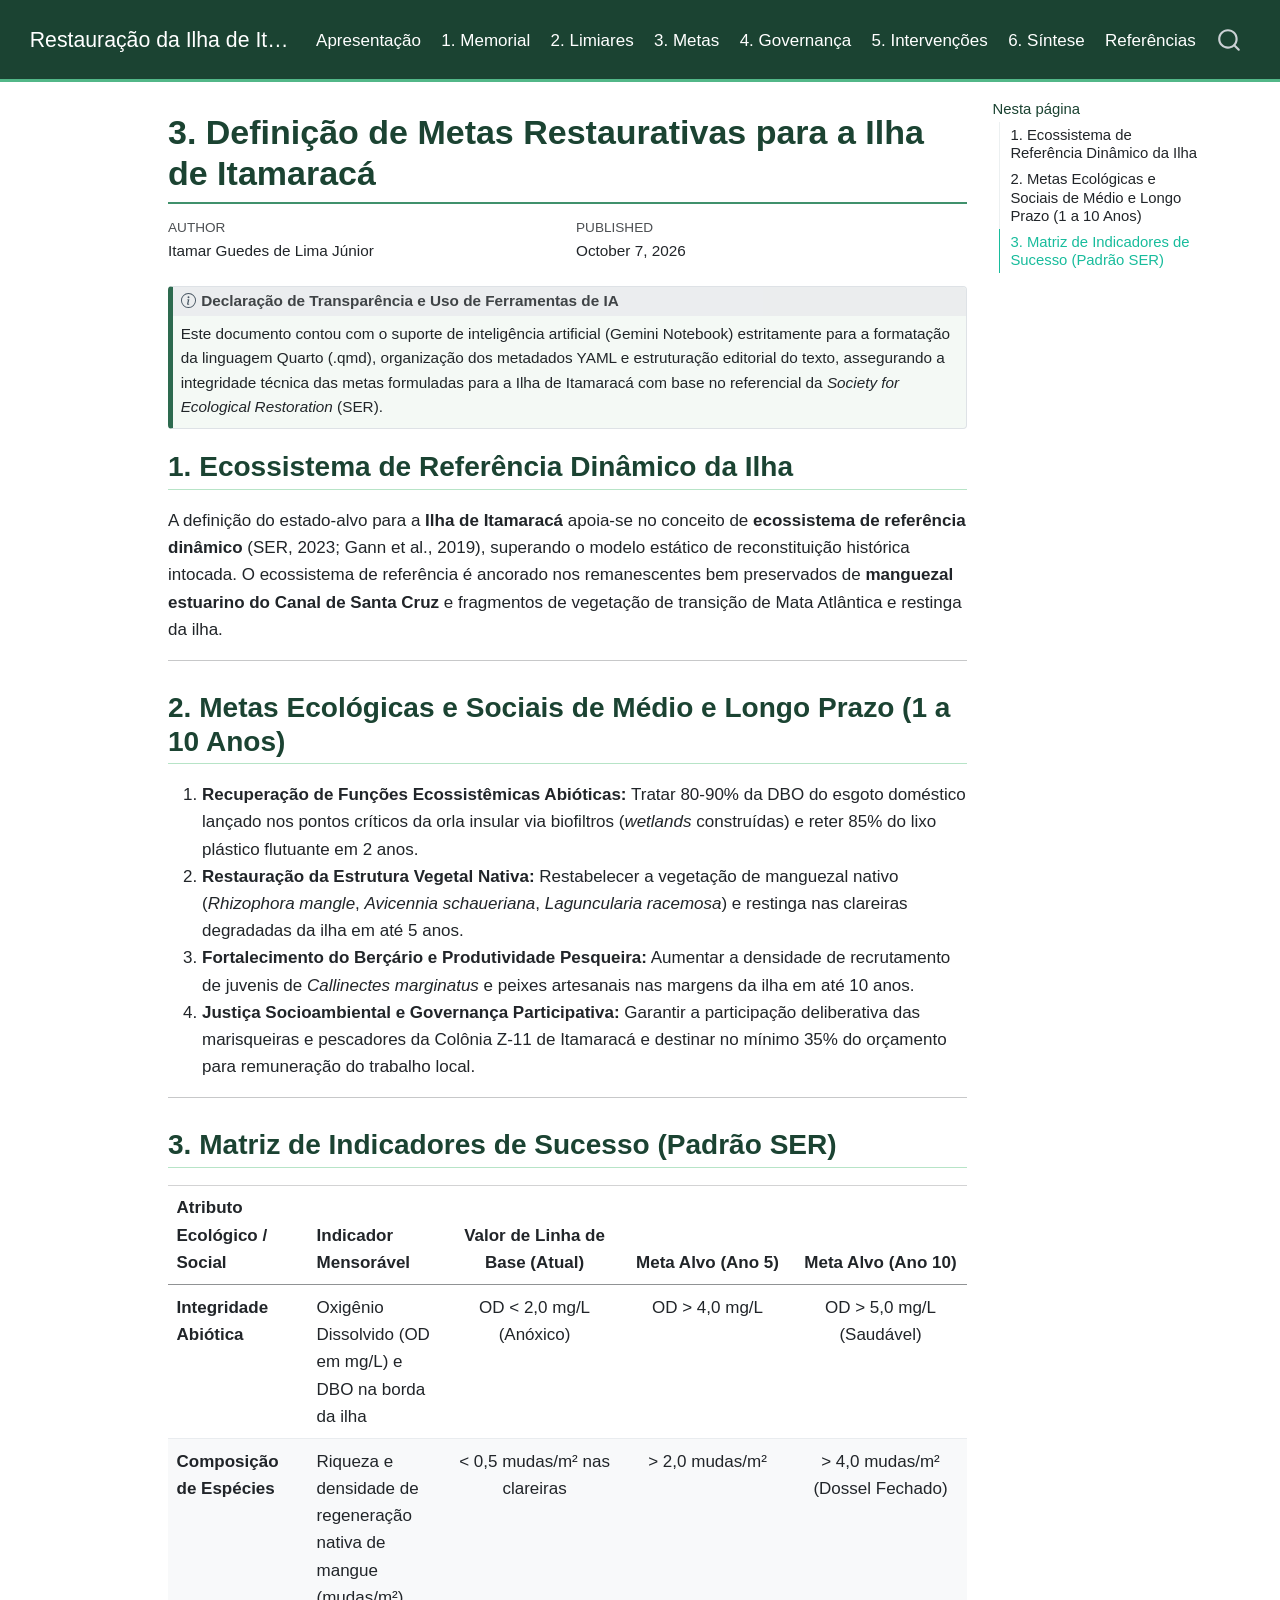
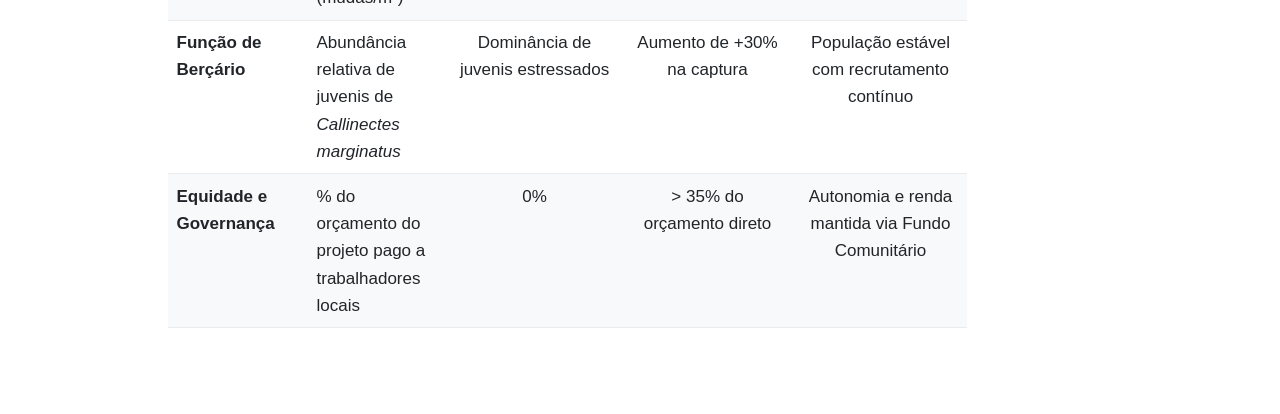
<file: docs/secao3.html>
<!DOCTYPE html>
<html xmlns="http://www.w3.org/1999/xhtml" lang="en" xml:lang="en"><head>

<meta charset="utf-8">
<meta name="generator" content="quarto-1.10.18">

<meta name="viewport" content="width=device-width, initial-scale=1.0, user-scalable=yes">

<meta name="author" content="Itamar Guedes de Lima Júnior">
<meta name="dcterms.date" content="2026-10-07">

<title>3. Definição de Metas Restaurativas para a Ilha de Itamaracá – Restauração da Ilha de Itamaracá</title>
<style>
/* Default styles provided by pandoc.
** See https://pandoc.org/MANUAL.html#variables-for-html for config info.
*/
span.smallcaps{font-variant: small-caps;}
div.columns{display: flex; gap: 1.5em;}
div.column{flex: auto;}
@media screen {
div.columns{gap: min(4vw, 1.5em);}
div.column{overflow-x: auto;}
}
div.hanging-indent{margin-left: 1.5em; text-indent: -1.5em;}
ul.task-list{list-style: none;}
ul.task-list li input[type="checkbox"] {
  width: 0.8em;
  margin: 0 0.8em 0.2em -1em; /* quarto-specific, see https://github.com/quarto-dev/quarto-cli/issues/4556 */ 
  vertical-align: middle;
}
</style>


<script src="site_libs/quarto-nav/quarto-nav.js"></script>
<script src="site_libs/quarto-nav/headroom.min.js"></script>
<script src="site_libs/clipboard/clipboard.min.js"></script>
<script src="site_libs/quarto-search/autocomplete.umd.js"></script>
<script src="site_libs/quarto-search/fuse.min.js"></script>
<script src="site_libs/quarto-search/quarto-search.js"></script>
<meta name="quarto:offset" content="./">
<script src="site_libs/quarto-html/quarto.js" type="module"></script>
<script src="site_libs/quarto-html/tabsets/tabsets.js" type="module"></script>
<script src="site_libs/quarto-html/popper.min.js"></script>
<script src="site_libs/quarto-html/tippy.umd.min.js"></script>
<script src="site_libs/quarto-html/anchor.min.js"></script>
<link href="site_libs/quarto-html/tippy.css" rel="stylesheet">
<link href="site_libs/quarto-html/quarto-syntax-highlighting-64a204ab8560d761af7679ceaba22944.css" rel="stylesheet" id="quarto-text-highlighting-styles">
<script src="site_libs/bootstrap/bootstrap.min.js"></script>
<link href="site_libs/bootstrap/bootstrap-icons.css" rel="stylesheet">
<link href="site_libs/bootstrap/bootstrap-92404dd89b1444827012a9e3a58cda88.min.css" rel="stylesheet" append-hash="true" id="quarto-bootstrap" data-mode="light">
<script id="quarto-search-options" type="application/json">{
  "location": "navbar",
  "copy-button": false,
  "collapse-after": 3,
  "panel-placement": "end",
  "type": "overlay",
  "limit": 50,
  "keyboard-shortcut": [
    "f",
    "/",
    "s"
  ],
  "show-item-context": false,
  "language": {
    "search-no-results-text": "No results",
    "search-matching-documents-text": "matching documents",
    "search-copy-link-title": "Copy link to search",
    "search-hide-matches-text": "Hide additional matches",
    "search-more-match-text": "more match in this document",
    "search-more-matches-text": "more matches in this document",
    "search-clear-button-title": "Clear",
    "search-text-placeholder": "",
    "search-detached-cancel-button-title": "Cancel",
    "search-submit-button-title": "Submit",
    "search-label": "Search"
  }
}</script>


<link rel="stylesheet" href="styles.css">
</head>

<body class="nav-fixed quarto-light">

<div id="quarto-search-results"></div>
  <header id="quarto-header" class="headroom fixed-top">
    <nav class="navbar navbar-expand-lg " data-bs-theme="dark">
      <div class="navbar-container container-fluid">
      <div class="navbar-brand-container mx-auto">
    <a class="navbar-brand" href="./index.html">
    <span class="navbar-title">Restauração da Ilha de Itamaracá</span>
    </a>
  </div>
            <div id="quarto-search" class="" title="Search"></div>
          <button class="navbar-toggler" type="button" data-bs-toggle="collapse" data-bs-target="#navbarCollapse" aria-controls="navbarCollapse" role="menu" aria-expanded="false" aria-label="Toggle navigation" onclick="if (window.quartoToggleHeadroom) { window.quartoToggleHeadroom(); }">
  <span class="navbar-toggler-icon"></span>
</button>
          <div class="collapse navbar-collapse" id="navbarCollapse">
            <ul class="navbar-nav navbar-nav-scroll me-auto">
  <li class="nav-item">
    <a class="nav-link" href="./index.html"> 
<span class="menu-text">Apresentação</span></a>
  </li>  
  <li class="nav-item">
    <a class="nav-link" href="./secao1.html"> 
<span class="menu-text">1. Memorial</span></a>
  </li>  
  <li class="nav-item">
    <a class="nav-link" href="./secao2.html"> 
<span class="menu-text">2. Limiares</span></a>
  </li>  
  <li class="nav-item">
    <a class="nav-link active" href="./secao3.html" aria-current="page"> 
<span class="menu-text">3. Metas</span></a>
  </li>  
  <li class="nav-item">
    <a class="nav-link" href="./secao4.html"> 
<span class="menu-text">4. Governança</span></a>
  </li>  
  <li class="nav-item">
    <a class="nav-link" href="./secao5.html"> 
<span class="menu-text">5. Intervenções</span></a>
  </li>  
  <li class="nav-item">
    <a class="nav-link" href="./secao6.html"> 
<span class="menu-text">6. Síntese</span></a>
  </li>  
  <li class="nav-item">
    <a class="nav-link" href="./referencias.html"> 
<span class="menu-text">Referências</span></a>
  </li>  
</ul>
          </div> <!-- /navcollapse -->
            <div class="quarto-navbar-tools">
</div>
      </div> <!-- /container-fluid -->
    </nav>
</header>
<!-- content -->
<div id="quarto-content" class="quarto-container page-columns page-rows-contents page-layout-article page-navbar">
<!-- sidebar -->
<!-- margin-sidebar -->
    <div id="quarto-margin-sidebar" class="sidebar margin-sidebar">
        <nav id="TOC" role="doc-toc" class="toc-active">
    <h2 id="toc-title">Nesta página</h2>
   
  <ul>
  <li><a href="#ecossistema-de-referência-dinâmico-da-ilha" id="toc-ecossistema-de-referência-dinâmico-da-ilha" class="nav-link active" data-scroll-target="#ecossistema-de-referência-dinâmico-da-ilha">1. Ecossistema de Referência Dinâmico da Ilha</a></li>
  <li><a href="#metas-ecológicas-e-sociais-de-médio-e-longo-prazo-1-a-10-anos" id="toc-metas-ecológicas-e-sociais-de-médio-e-longo-prazo-1-a-10-anos" class="nav-link" data-scroll-target="#metas-ecológicas-e-sociais-de-médio-e-longo-prazo-1-a-10-anos">2. Metas Ecológicas e Sociais de Médio e Longo Prazo (1 a 10 Anos)</a></li>
  <li><a href="#matriz-de-indicadores-de-sucesso-padrão-ser" id="toc-matriz-de-indicadores-de-sucesso-padrão-ser" class="nav-link" data-scroll-target="#matriz-de-indicadores-de-sucesso-padrão-ser">3. Matriz de Indicadores de Sucesso (Padrão SER)</a></li>
  </ul>
</nav>
    </div>
<!-- main -->
<main class="content" id="quarto-document-content">

<header id="title-block-header" class="quarto-title-block default">
<div class="quarto-title">
<h1 class="title">3. Definição de Metas Restaurativas para a Ilha de Itamaracá</h1>
</div>



<div class="quarto-title-meta">

    <div>
    <div class="quarto-title-meta-heading">Author</div>
    <div class="quarto-title-meta-contents">
             <p>Itamar Guedes de Lima Júnior </p>
          </div>
  </div>
    
    <div>
    <div class="quarto-title-meta-heading">Published</div>
    <div class="quarto-title-meta-contents">
      <p class="date">October 7, 2026</p>
    </div>
  </div>
  
    
  </div>
  


</header>


<div class="callout callout-style-default callout-note callout-titled">
<div class="callout-header d-flex align-content-center">
<div class="callout-icon-container">
<i class="callout-icon"></i>
</div>
<div class="callout-title-container flex-fill">
<span class="screen-reader-only">Note</span>Declaração de Transparência e Uso de Ferramentas de IA
</div>
</div>
<div class="callout-body-container callout-body">
<p>Este documento contou com o suporte de inteligência artificial (Gemini Notebook) estritamente para a formatação da linguagem Quarto (.qmd), organização dos metadados YAML e estruturação editorial do texto, assegurando a integridade técnica das metas formuladas para a Ilha de Itamaracá com base no referencial da <em>Society for Ecological Restoration</em> (SER).</p>
</div>
</div>
<section id="ecossistema-de-referência-dinâmico-da-ilha" class="level2">
<h2 class="anchored" data-anchor-id="ecossistema-de-referência-dinâmico-da-ilha">1. Ecossistema de Referência Dinâmico da Ilha</h2>
<p>A definição do estado-alvo para a <strong>Ilha de Itamaracá</strong> apoia-se no conceito de <strong>ecossistema de referência dinâmico</strong> (SER, 2023; Gann et al., 2019), superando o modelo estático de reconstituição histórica intocada. O ecossistema de referência é ancorado nos remanescentes bem preservados de <strong>manguezal estuarino do Canal de Santa Cruz</strong> e fragmentos de vegetação de transição de Mata Atlântica e restinga da ilha.</p>
<hr>
</section>
<section id="metas-ecológicas-e-sociais-de-médio-e-longo-prazo-1-a-10-anos" class="level2">
<h2 class="anchored" data-anchor-id="metas-ecológicas-e-sociais-de-médio-e-longo-prazo-1-a-10-anos">2. Metas Ecológicas e Sociais de Médio e Longo Prazo (1 a 10 Anos)</h2>
<ol type="1">
<li><strong>Recuperação de Funções Ecossistêmicas Abióticas:</strong> Tratar 80-90% da DBO do esgoto doméstico lançado nos pontos críticos da orla insular via biofiltros (<em>wetlands</em> construídas) e reter 85% do lixo plástico flutuante em 2 anos.</li>
<li><strong>Restauração da Estrutura Vegetal Nativa:</strong> Restabelecer a vegetação de manguezal nativo (<em>Rhizophora mangle</em>, <em>Avicennia schaueriana</em>, <em>Laguncularia racemosa</em>) e restinga nas clareiras degradadas da ilha em até 5 anos.</li>
<li><strong>Fortalecimento do Berçário e Produtividade Pesqueira:</strong> Aumentar a densidade de recrutamento de juvenis de <em>Callinectes marginatus</em> e peixes artesanais nas margens da ilha em até 10 anos.</li>
<li><strong>Justiça Socioambiental e Governança Participativa:</strong> Garantir a participação deliberativa das marisqueiras e pescadores da Colônia Z-11 de Itamaracá e destinar no mínimo 35% do orçamento para remuneração do trabalho local.</li>
</ol>
<hr>
</section>
<section id="matriz-de-indicadores-de-sucesso-padrão-ser" class="level2">
<h2 class="anchored" data-anchor-id="matriz-de-indicadores-de-sucesso-padrão-ser">3. Matriz de Indicadores de Sucesso (Padrão SER)</h2>
<table class="caption-top table">
<colgroup>
<col style="width: 17%">
<col style="width: 17%">
<col style="width: 21%">
<col style="width: 21%">
<col style="width: 21%">
</colgroup>
<thead>
<tr class="header">
<th style="text-align: left;">Atributo Ecológico / Social</th>
<th style="text-align: left;">Indicador Mensorável</th>
<th style="text-align: center;">Valor de Linha de Base (Atual)</th>
<th style="text-align: center;">Meta Alvo (Ano 5)</th>
<th style="text-align: center;">Meta Alvo (Ano 10)</th>
</tr>
</thead>
<tbody>
<tr class="odd">
<td style="text-align: left;"><strong>Integridade Abiótica</strong></td>
<td style="text-align: left;">Oxigênio Dissolvido (OD em mg/L) e DBO na borda da ilha</td>
<td style="text-align: center;">OD &lt; 2,0 mg/L (Anóxico)</td>
<td style="text-align: center;">OD &gt; 4,0 mg/L</td>
<td style="text-align: center;">OD &gt; 5,0 mg/L (Saudável)</td>
</tr>
<tr class="even">
<td style="text-align: left;"><strong>Composição de Espécies</strong></td>
<td style="text-align: left;">Riqueza e densidade de regeneração nativa de mangue (mudas/m²)</td>
<td style="text-align: center;">&lt; 0,5 mudas/m² nas clareiras</td>
<td style="text-align: center;">&gt; 2,0 mudas/m²</td>
<td style="text-align: center;">&gt; 4,0 mudas/m² (Dossel Fechado)</td>
</tr>
<tr class="odd">
<td style="text-align: left;"><strong>Função de Berçário</strong></td>
<td style="text-align: left;">Abundância relativa de juvenis de <em>Callinectes marginatus</em></td>
<td style="text-align: center;">Dominância de juvenis estressados</td>
<td style="text-align: center;">Aumento de +30% na captura</td>
<td style="text-align: center;">População estável com recrutamento contínuo</td>
</tr>
<tr class="even">
<td style="text-align: left;"><strong>Equidade e Governança</strong></td>
<td style="text-align: left;">% do orçamento do projeto pago a trabalhadores locais</td>
<td style="text-align: center;">0%</td>
<td style="text-align: center;">&gt; 35% do orçamento direto</td>
<td style="text-align: center;">Autonomia e renda mantida via Fundo Comunitário</td>
</tr>
</tbody>
</table>


</section>

</main> <!-- /main -->
<script id="quarto-html-after-body" type="application/javascript">
  window.document.addEventListener("DOMContentLoaded", function (event) {
    const icon = "";
    const anchorJS = new window.AnchorJS();
    anchorJS.options = {
      placement: 'right',
      icon: icon
    };
    anchorJS.add('.anchored');
    const isCodeAnnotation = (el) => {
      for (const clz of el.classList) {
        if (clz.startsWith('code-annotation-')) {                     
          return true;
        }
      }
      return false;
    }
    const onCopySuccess = function(e) {
      // button target
      const button = e.trigger;
      // don't keep focus
      button.blur();
      // flash "checked"
      button.classList.add('code-copy-button-checked');
      var currentTitle = button.getAttribute("title");
      button.setAttribute("title", "Copied!");
      let tooltip;
      if (window.bootstrap) {
        button.setAttribute("data-bs-toggle", "tooltip");
        button.setAttribute("data-bs-placement", "left");
        button.setAttribute("data-bs-title", "Copied!");
        tooltip = new bootstrap.Tooltip(button, 
          { trigger: "manual", 
            customClass: "code-copy-button-tooltip",
            offset: [0, -8]});
        tooltip.show();    
      }
      setTimeout(function() {
        if (tooltip) {
          tooltip.hide();
          button.removeAttribute("data-bs-title");
          button.removeAttribute("data-bs-toggle");
          button.removeAttribute("data-bs-placement");
        }
        button.setAttribute("title", currentTitle);
        button.classList.remove('code-copy-button-checked');
      }, 1000);
      // clear code selection
      e.clearSelection();
    }
    const getTextToCopy = function(trigger) {
      const outerScaffold = trigger.parentElement.cloneNode(true);
      const codeEl = outerScaffold.querySelector('code');
      for (const childEl of codeEl.children) {
        if (isCodeAnnotation(childEl)) {
          childEl.remove();
        }
      }
      return codeEl.innerText;
    }
    const clipboard = new window.ClipboardJS('.code-copy-button:not([data-in-quarto-modal])', {
      text: getTextToCopy
    });
    clipboard.on('success', onCopySuccess);
    if (window.document.getElementById('quarto-embedded-source-code-modal')) {
      const clipboardModal = new window.ClipboardJS('.code-copy-button[data-in-quarto-modal]', {
        text: getTextToCopy,
        container: window.document.getElementById('quarto-embedded-source-code-modal')
      });
      clipboardModal.on('success', onCopySuccess);
    }
      var localhostRegex = new RegExp(/^(?:http|https):\/\/localhost\:?[0-9]*\//);
      var mailtoRegex = new RegExp(/^mailto:/);
        var filterRegex = new RegExp('/' + window.location.host + '/');
      var isInternal = (href) => {
          return filterRegex.test(href) || localhostRegex.test(href) || mailtoRegex.test(href);
      }
      // Inspect non-navigation links and adorn them if external
     var links = window.document.querySelectorAll('a[href]:not(.nav-link):not(.navbar-brand):not(.toc-action):not(.sidebar-link):not(.sidebar-item-toggle):not(.pagination-link):not(.no-external):not([aria-hidden]):not(.dropdown-item):not(.quarto-navigation-tool):not(.about-link)');
      for (var i=0; i<links.length; i++) {
        const link = links[i];
        if (!isInternal(link.href)) {
          // undo the damage that might have been done by quarto-nav.js in the case of
          // links that we want to consider external
          if (link.dataset.originalHref !== undefined) {
            link.href = link.dataset.originalHref;
          }
        }
      }
    function tippyHover(el, contentFn, onTriggerFn, onUntriggerFn) {
      const config = {
        allowHTML: true,
        maxWidth: 500,
        delay: 100,
        arrow: false,
        appendTo: function(el) {
            return el.parentElement;
        },
        interactive: true,
        interactiveBorder: 10,
        theme: 'quarto',
        placement: 'bottom-start',
      };
      if (contentFn) {
        config.content = contentFn;
      }
      if (onTriggerFn) {
        config.onTrigger = onTriggerFn;
      }
      if (onUntriggerFn) {
        config.onUntrigger = onUntriggerFn;
      }
      window.tippy(el, config); 
    }
    const noterefs = window.document.querySelectorAll('a[role="doc-noteref"]');
    for (var i=0; i<noterefs.length; i++) {
      const ref = noterefs[i];
      tippyHover(ref, function() {
        // use id or data attribute instead here
        let href = ref.getAttribute('data-footnote-href') || ref.getAttribute('href');
        try { href = new URL(href).hash; } catch {}
        const id = href.replace(/^#\/?/, "");
        const note = window.document.getElementById(id);
        if (note) {
          return note.innerHTML;
        } else {
          return "";
        }
      });
    }
    const xrefs = window.document.querySelectorAll('a.quarto-xref');
    const processXRef = (id, note) => {
      // Strip column container classes
      const stripColumnClz = (el) => {
        el.classList.remove("page-full", "page-columns");
        if (el.children) {
          for (const child of el.children) {
            stripColumnClz(child);
          }
        }
      }
      stripColumnClz(note)
      if (id === null || id.startsWith('sec-')) {
        // Special case sections, only their first couple elements
        const container = document.createElement("div");
        if (note.children && note.children.length > 2) {
          container.appendChild(note.children[0].cloneNode(true));
          for (let i = 1; i < note.children.length; i++) {
            const child = note.children[i];
            if (child.tagName === "P" && child.innerText === "") {
              continue;
            } else {
              container.appendChild(child.cloneNode(true));
              break;
            }
          }
          if (window.Quarto?.typesetMath) {
            window.Quarto.typesetMath(container);
          }
          return container.innerHTML
        } else {
          if (window.Quarto?.typesetMath) {
            window.Quarto.typesetMath(note);
          }
          return note.innerHTML;
        }
      } else {
        // Remove any anchor links if they are present
        const anchorLink = note.querySelector('a.anchorjs-link');
        if (anchorLink) {
          anchorLink.remove();
        }
        if (window.Quarto?.typesetMath) {
          window.Quarto.typesetMath(note);
        }
        if (note.classList.contains("callout")) {
          return note.outerHTML;
        } else {
          return note.innerHTML;
        }
      }
    }
    for (var i=0; i<xrefs.length; i++) {
      const xref = xrefs[i];
      tippyHover(xref, undefined, function(instance) {
        instance.disable();
        let url = xref.getAttribute('href');
        let hash = undefined; 
        if (url.startsWith('#')) {
          hash = url;
        } else {
          try { hash = new URL(url).hash; } catch {}
        }
        if (hash) {
          const id = hash.replace(/^#\/?/, "");
          const note = window.document.getElementById(id);
          if (note !== null) {
            try {
              const html = processXRef(id, note.cloneNode(true));
              instance.setContent(html);
            } finally {
              instance.enable();
              instance.show();
            }
          } else {
            // See if we can fetch this
            fetch(url.split('#')[0])
            .then(res => res.text())
            .then(html => {
              const parser = new DOMParser();
              const htmlDoc = parser.parseFromString(html, "text/html");
              const note = htmlDoc.getElementById(id);
              if (note !== null) {
                const html = processXRef(id, note);
                instance.setContent(html);
              } 
            }).finally(() => {
              instance.enable();
              instance.show();
            });
          }
        } else {
          // See if we can fetch a full url (with no hash to target)
          // This is a special case and we should probably do some content thinning / targeting
          fetch(url)
          .then(res => res.text())
          .then(html => {
            const parser = new DOMParser();
            const htmlDoc = parser.parseFromString(html, "text/html");
            const note = htmlDoc.querySelector('main.content');
            if (note !== null) {
              // This should only happen for chapter cross references
              // (since there is no id in the URL)
              // remove the first header
              if (note.children.length > 0 && note.children[0].tagName === "HEADER") {
                note.children[0].remove();
              }
              const html = processXRef(null, note);
              instance.setContent(html);
            } 
          }).finally(() => {
            instance.enable();
            instance.show();
          });
        }
      }, function(instance) {
      });
    }
        let selectedAnnoteEl;
        const selectorForAnnotation = ( cell, annotation) => {
          let cellAttr = 'data-code-cell="' + cell + '"';
          let lineAttr = 'data-code-annotation="' +  annotation + '"';
          const selector = 'span[' + cellAttr + '][' + lineAttr + ']';
          return selector;
        }
        const selectCodeLines = (annoteEl) => {
          const doc = window.document;
          const targetCell = annoteEl.getAttribute("data-target-cell");
          const targetAnnotation = annoteEl.getAttribute("data-target-annotation");
          const annoteSpan = window.document.querySelector(selectorForAnnotation(targetCell, targetAnnotation));
          const lines = annoteSpan.getAttribute("data-code-lines").split(",");
          const lineIds = lines.map((line) => {
            return targetCell + "-" + line;
          })
          let top = null;
          let height = null;
          let parent = null;
          if (lineIds.length > 0) {
              //compute the position of the single el (top and bottom and make a div)
              const el = window.document.getElementById(lineIds[0]);
              top = el.offsetTop;
              height = el.offsetHeight;
              parent = el.parentElement.parentElement;
            if (lineIds.length > 1) {
              const lastEl = window.document.getElementById(lineIds[lineIds.length - 1]);
              const bottom = lastEl.offsetTop + lastEl.offsetHeight;
              height = bottom - top;
            }
            if (top !== null && height !== null && parent !== null) {
              // cook up a div (if necessary) and position it 
              let div = window.document.getElementById("code-annotation-line-highlight");
              if (div === null) {
                div = window.document.createElement("div");
                div.setAttribute("id", "code-annotation-line-highlight");
                div.style.position = 'absolute';
                parent.appendChild(div);
              }
              div.style.top = top - 2 + "px";
              div.style.height = height + 4 + "px";
              div.style.left = 0;
              let gutterDiv = window.document.getElementById("code-annotation-line-highlight-gutter");
              if (gutterDiv === null) {
                gutterDiv = window.document.createElement("div");
                gutterDiv.setAttribute("id", "code-annotation-line-highlight-gutter");
                gutterDiv.style.position = 'absolute';
                const codeCell = window.document.getElementById(targetCell);
                const gutter = codeCell.querySelector('.code-annotation-gutter');
                gutter.appendChild(gutterDiv);
              }
              gutterDiv.style.top = top - 2 + "px";
              gutterDiv.style.height = height + 4 + "px";
            }
            selectedAnnoteEl = annoteEl;
          }
        };
        const unselectCodeLines = () => {
          const elementsIds = ["code-annotation-line-highlight", "code-annotation-line-highlight-gutter"];
          elementsIds.forEach((elId) => {
            const div = window.document.getElementById(elId);
            if (div) {
              div.remove();
            }
          });
          selectedAnnoteEl = undefined;
        };
          // Handle positioning of the toggle
      window.addEventListener(
        "resize",
        throttle(() => {
          elRect = undefined;
          if (selectedAnnoteEl) {
            selectCodeLines(selectedAnnoteEl);
          }
        }, 10)
      );
      function throttle(fn, ms) {
      let throttle = false;
      let timer;
        return (...args) => {
          if(!throttle) { // first call gets through
              fn.apply(this, args);
              throttle = true;
          } else { // all the others get throttled
              if(timer) clearTimeout(timer); // cancel #2
              timer = setTimeout(() => {
                fn.apply(this, args);
                timer = throttle = false;
              }, ms);
          }
        };
      }
        // Attach click handler to the DT
        const annoteDls = window.document.querySelectorAll('dt[data-target-cell]');
        for (const annoteDlNode of annoteDls) {
          annoteDlNode.addEventListener('click', (event) => {
            const clickedEl = event.target;
            if (clickedEl !== selectedAnnoteEl) {
              unselectCodeLines();
              const activeEl = window.document.querySelector('dt[data-target-cell].code-annotation-active');
              if (activeEl) {
                activeEl.classList.remove('code-annotation-active');
              }
              selectCodeLines(clickedEl);
              clickedEl.classList.add('code-annotation-active');
            } else {
              // Unselect the line
              unselectCodeLines();
              clickedEl.classList.remove('code-annotation-active');
            }
          });
        }
    const findCites = (el) => {
      const parentEl = el.parentElement;
      if (parentEl) {
        const cites = parentEl.dataset.cites;
        if (cites) {
          return {
            el,
            cites: cites.split(' ')
          };
        } else {
          return findCites(el.parentElement)
        }
      } else {
        return undefined;
      }
    };
    var bibliorefs = window.document.querySelectorAll('a[role="doc-biblioref"]');
    for (var i=0; i<bibliorefs.length; i++) {
      const ref = bibliorefs[i];
      const citeInfo = findCites(ref);
      if (citeInfo) {
        tippyHover(citeInfo.el, function() {
          var popup = window.document.createElement('div');
          citeInfo.cites.forEach(function(cite) {
            var citeDiv = window.document.createElement('div');
            citeDiv.classList.add('hanging-indent');
            citeDiv.classList.add('csl-entry');
            var biblioDiv = window.document.getElementById('ref-' + cite);
            if (biblioDiv) {
              citeDiv.innerHTML = biblioDiv.innerHTML;
            }
            popup.appendChild(citeDiv);
          });
          return popup.innerHTML;
        });
      }
    }
  });
  </script>
</div> <!-- /content -->




</body></html>
</file>
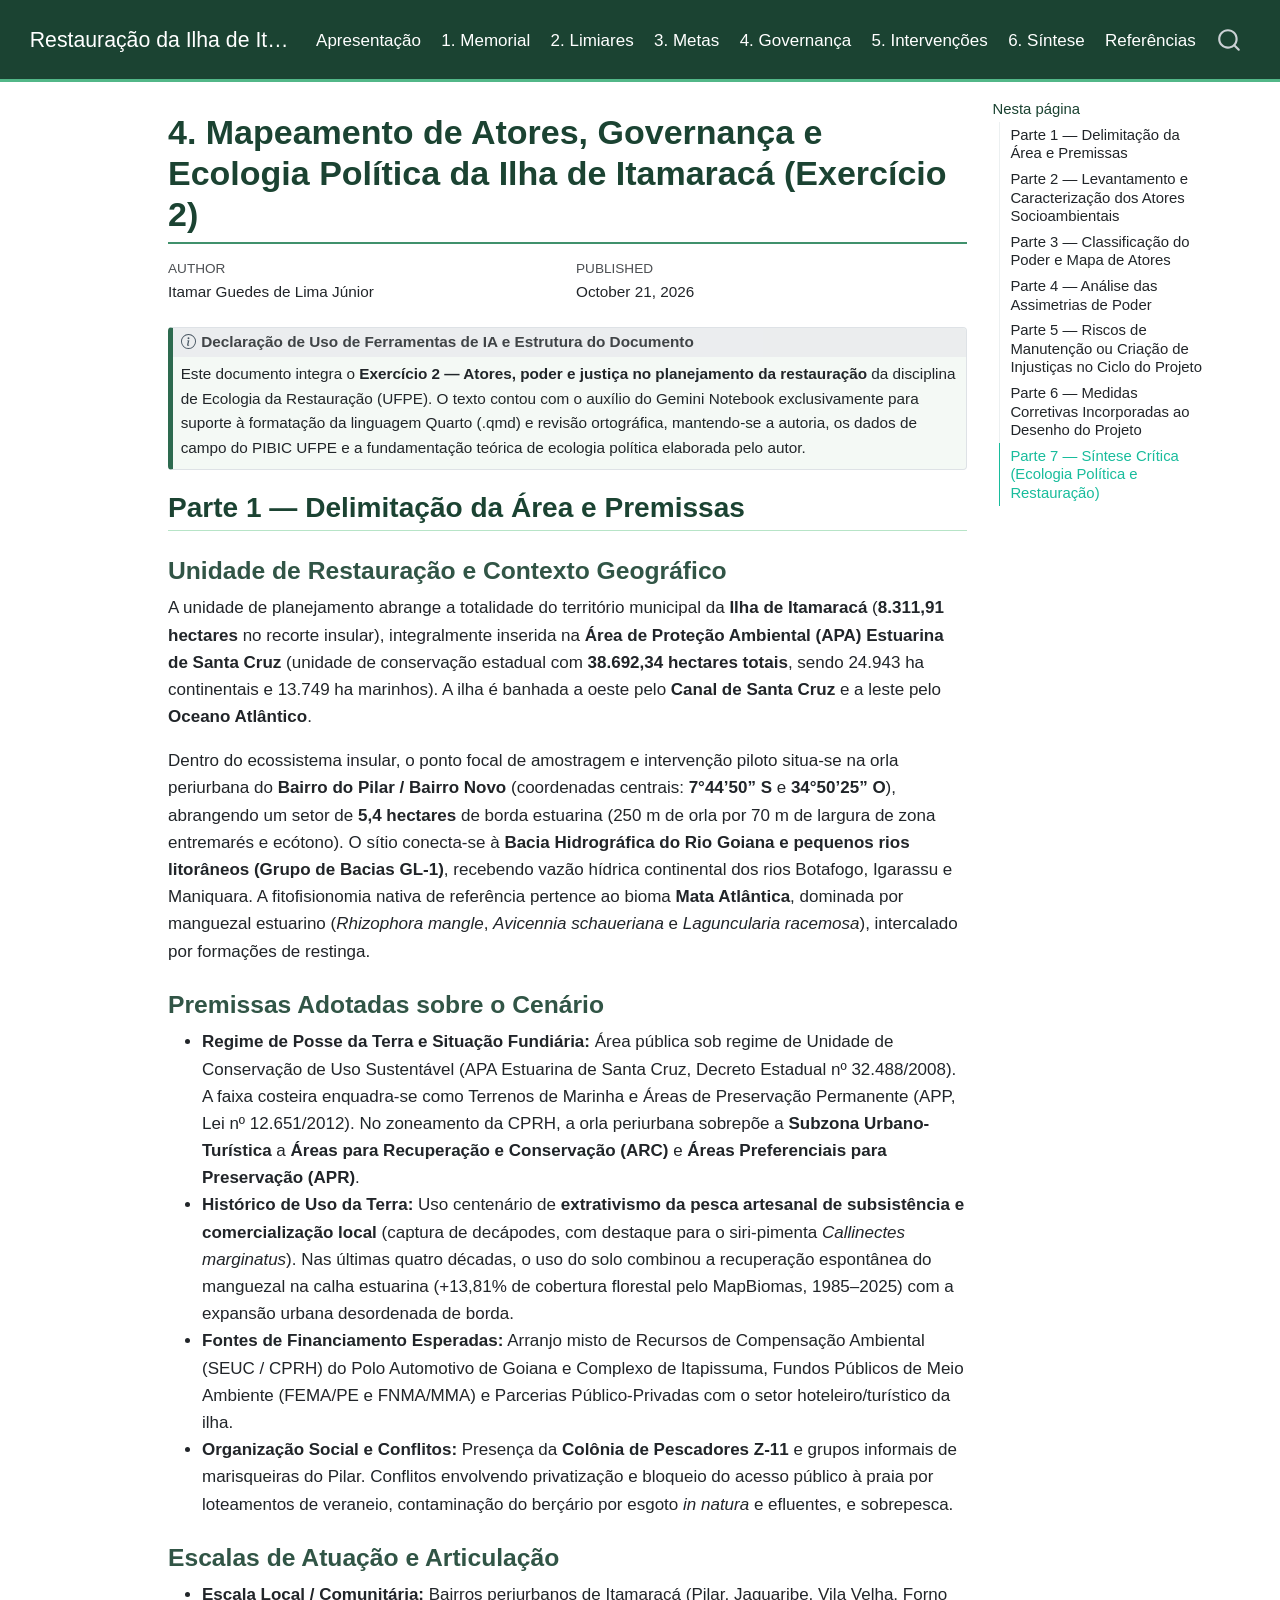
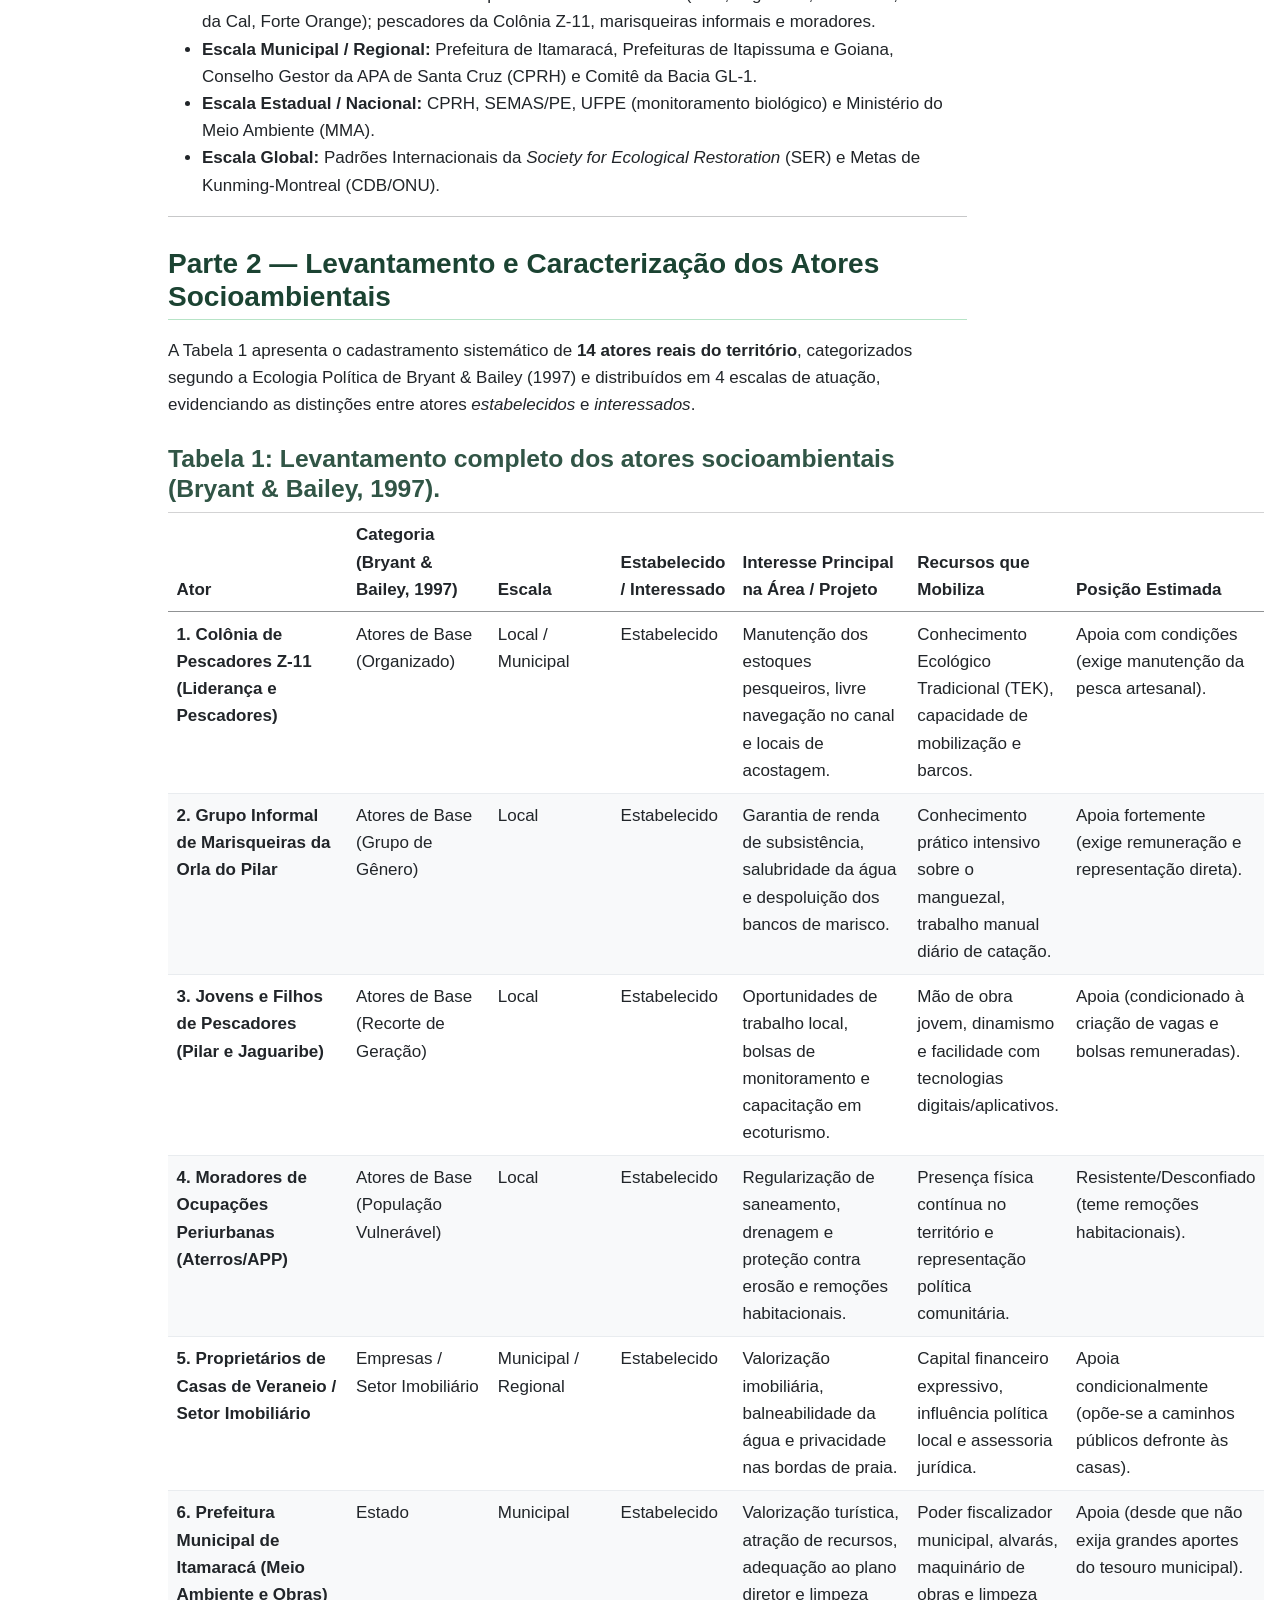
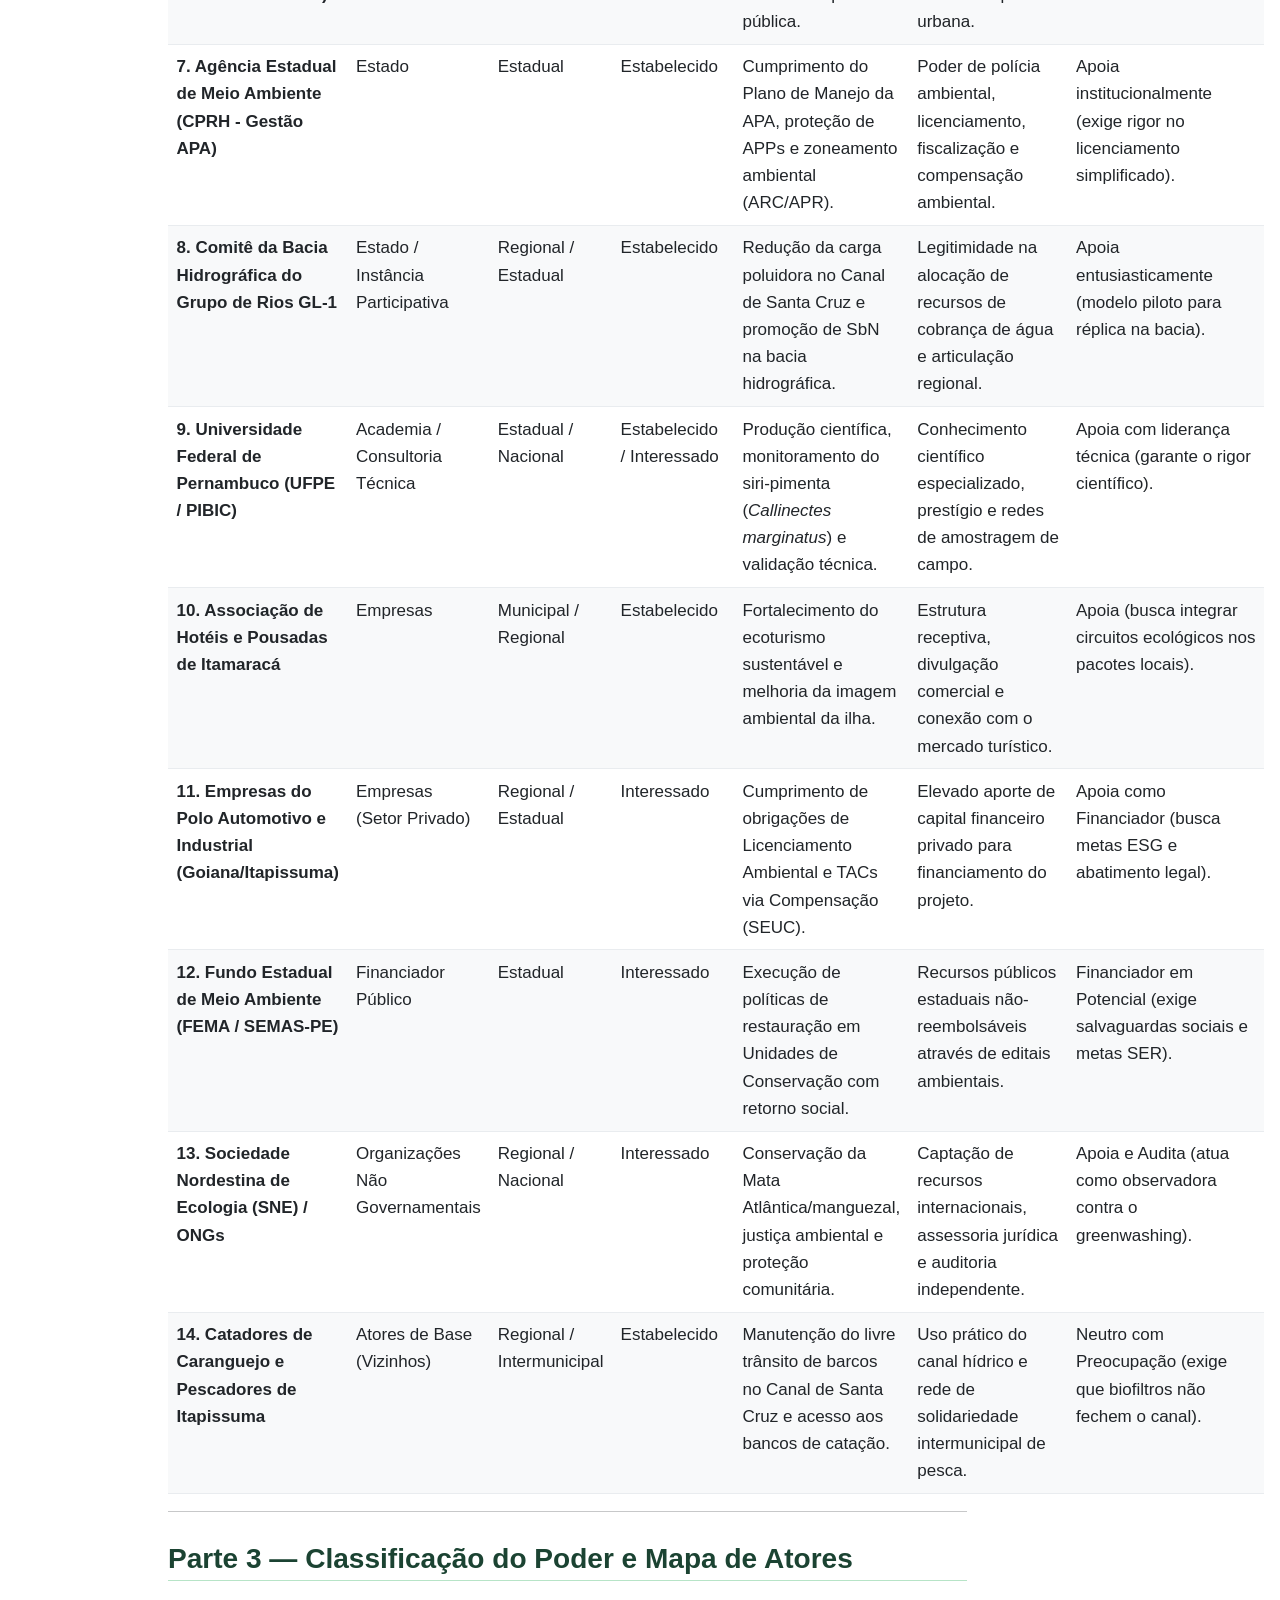
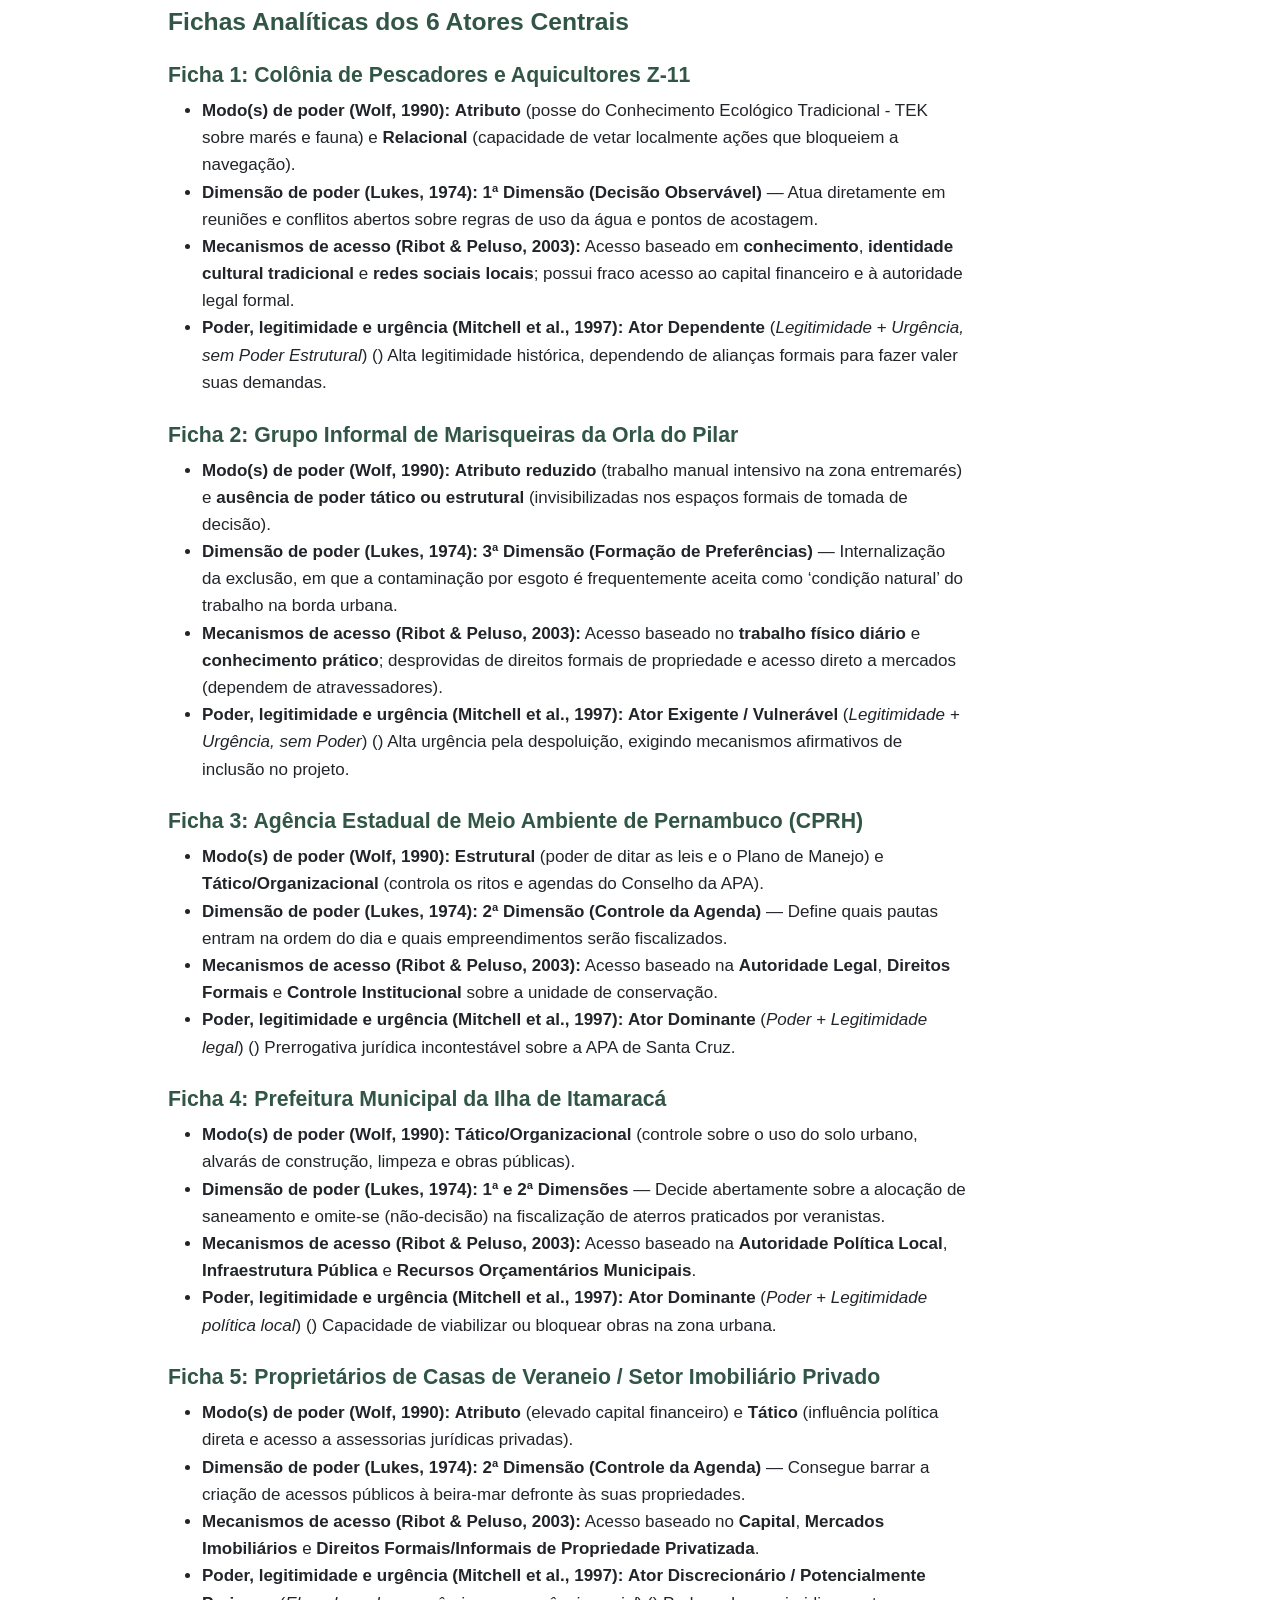
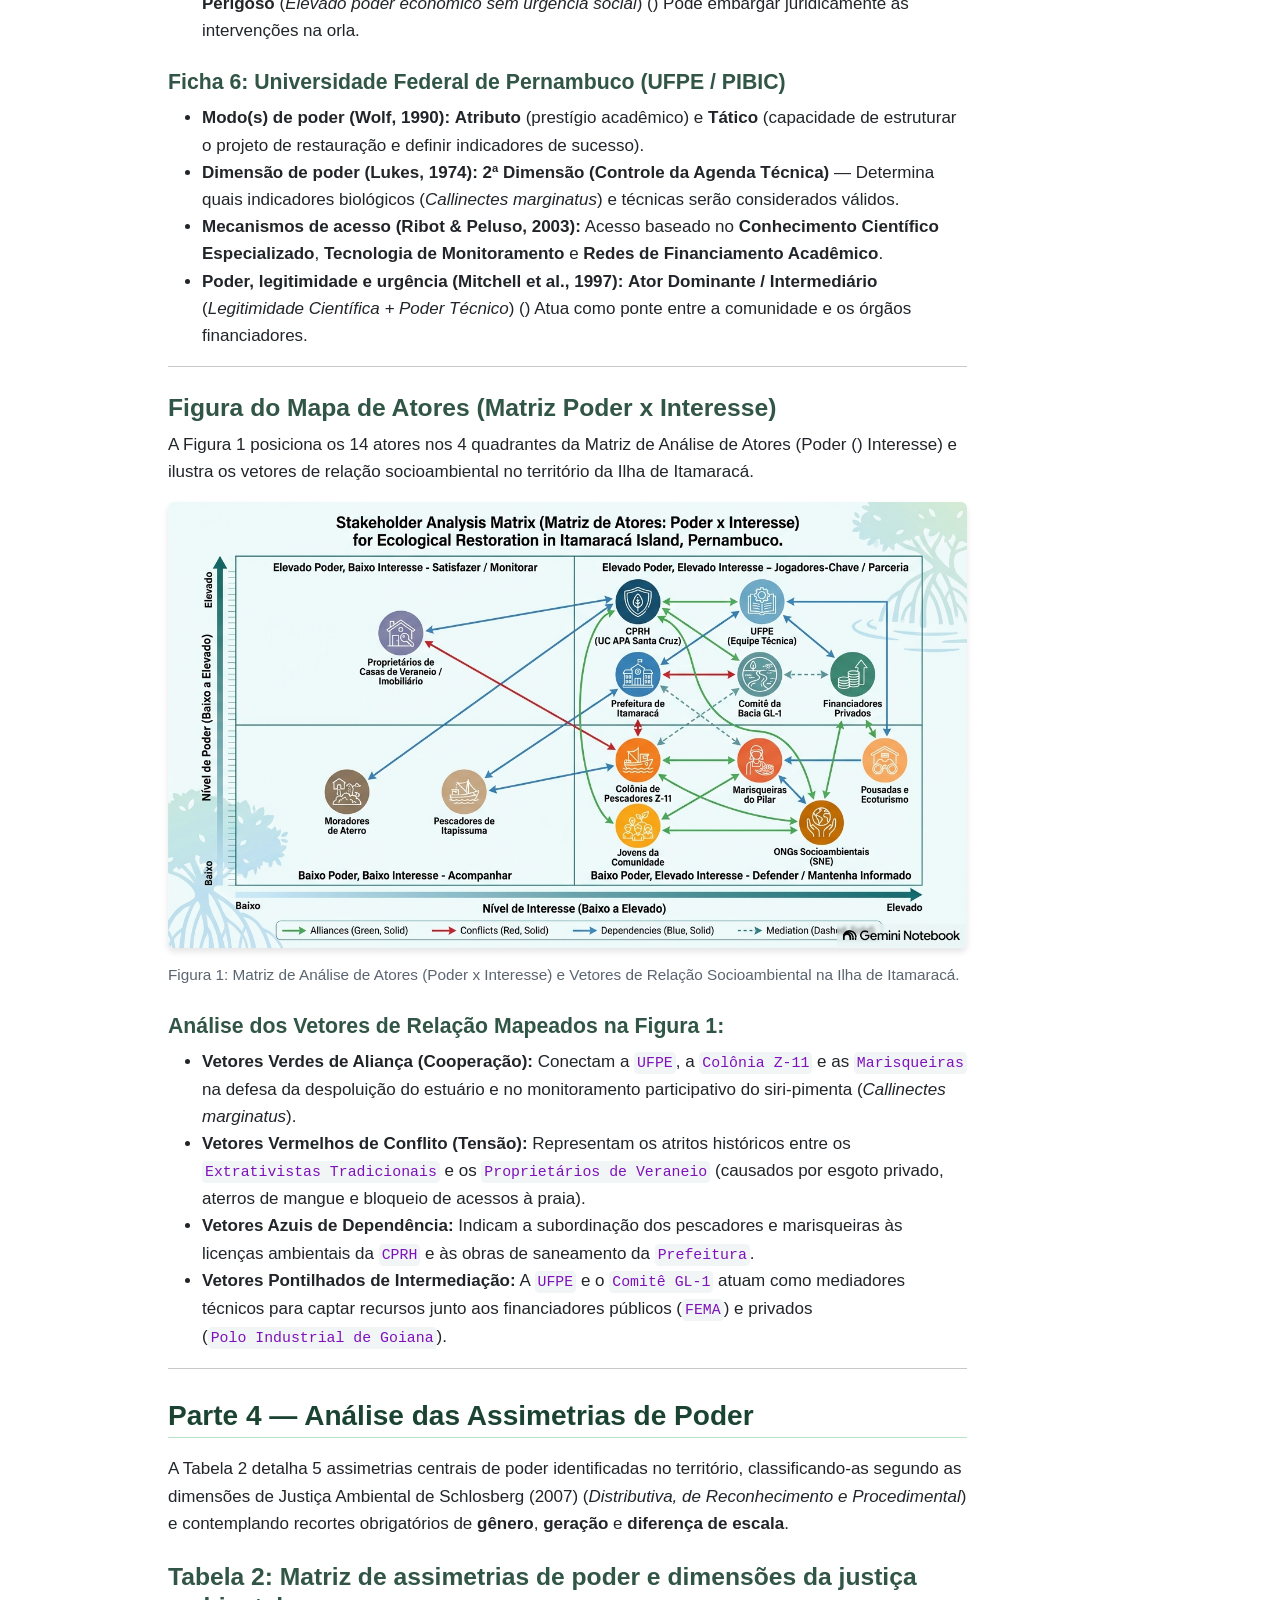
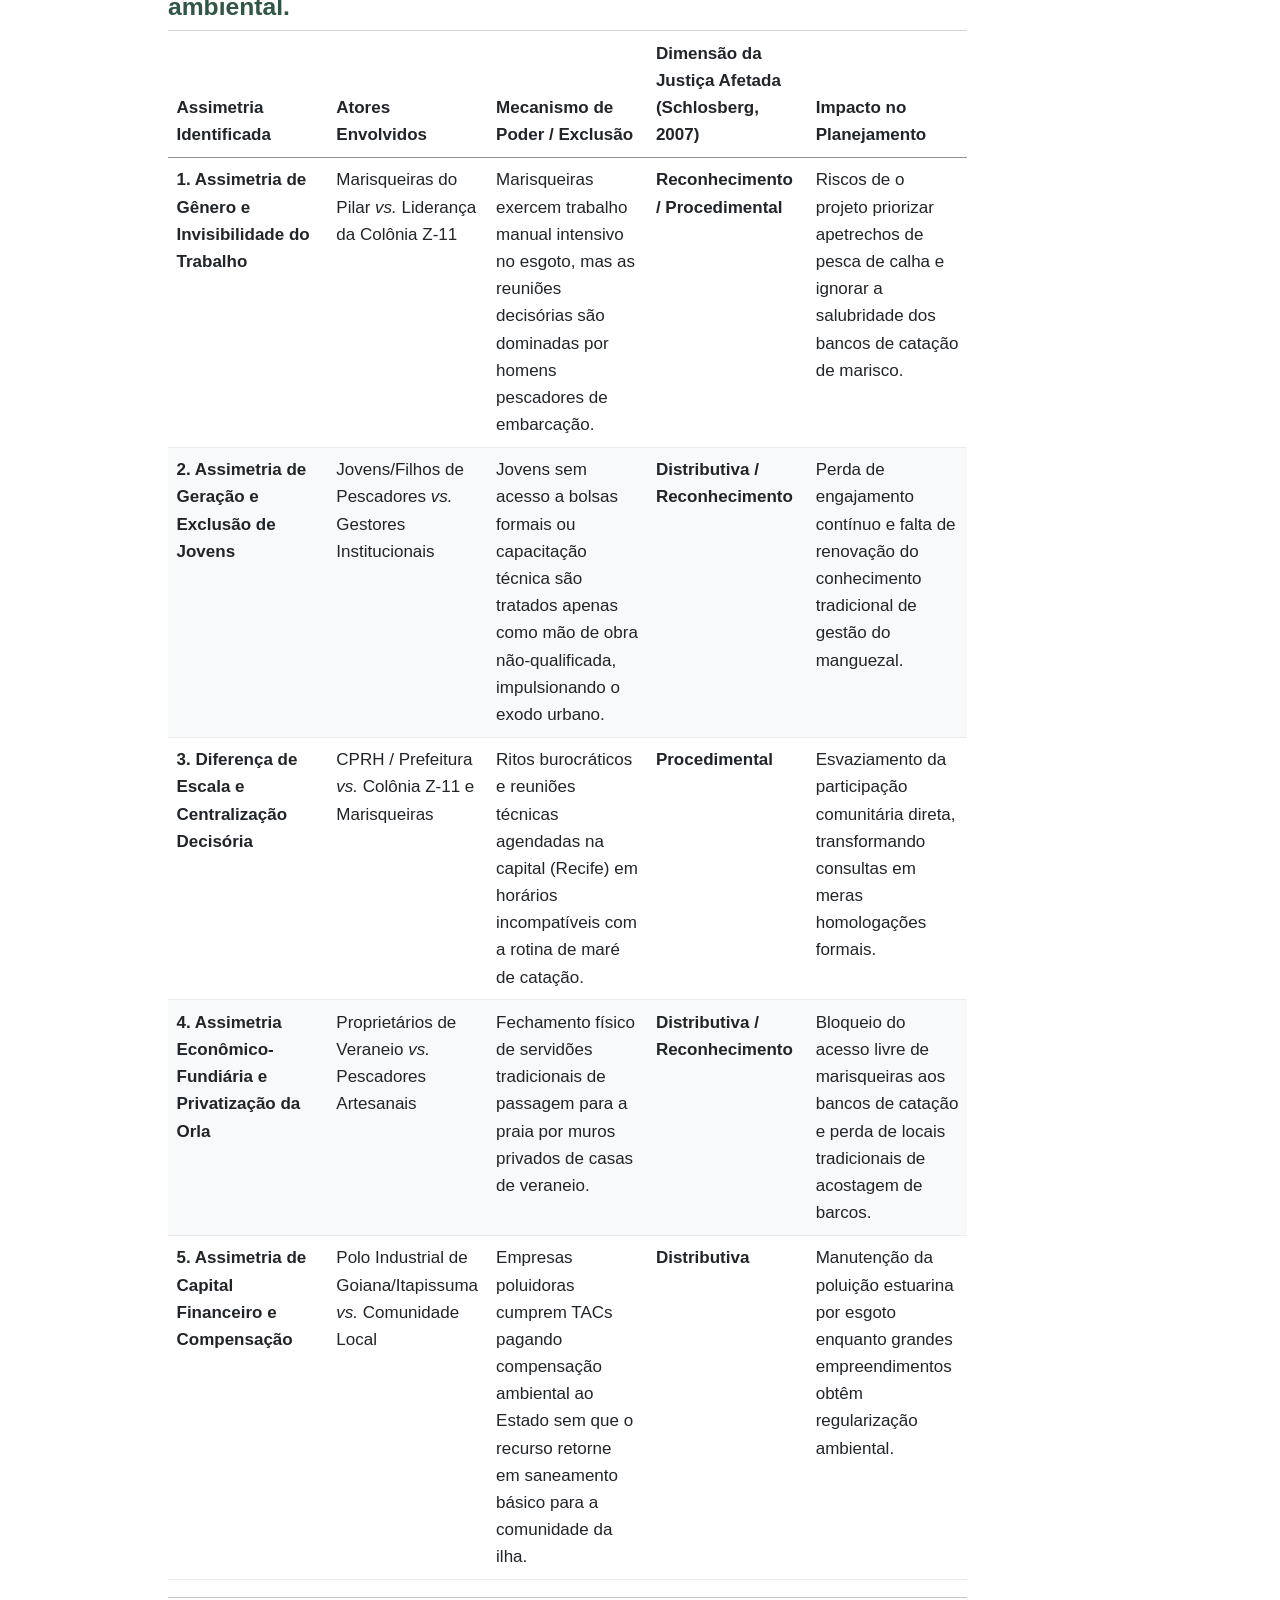
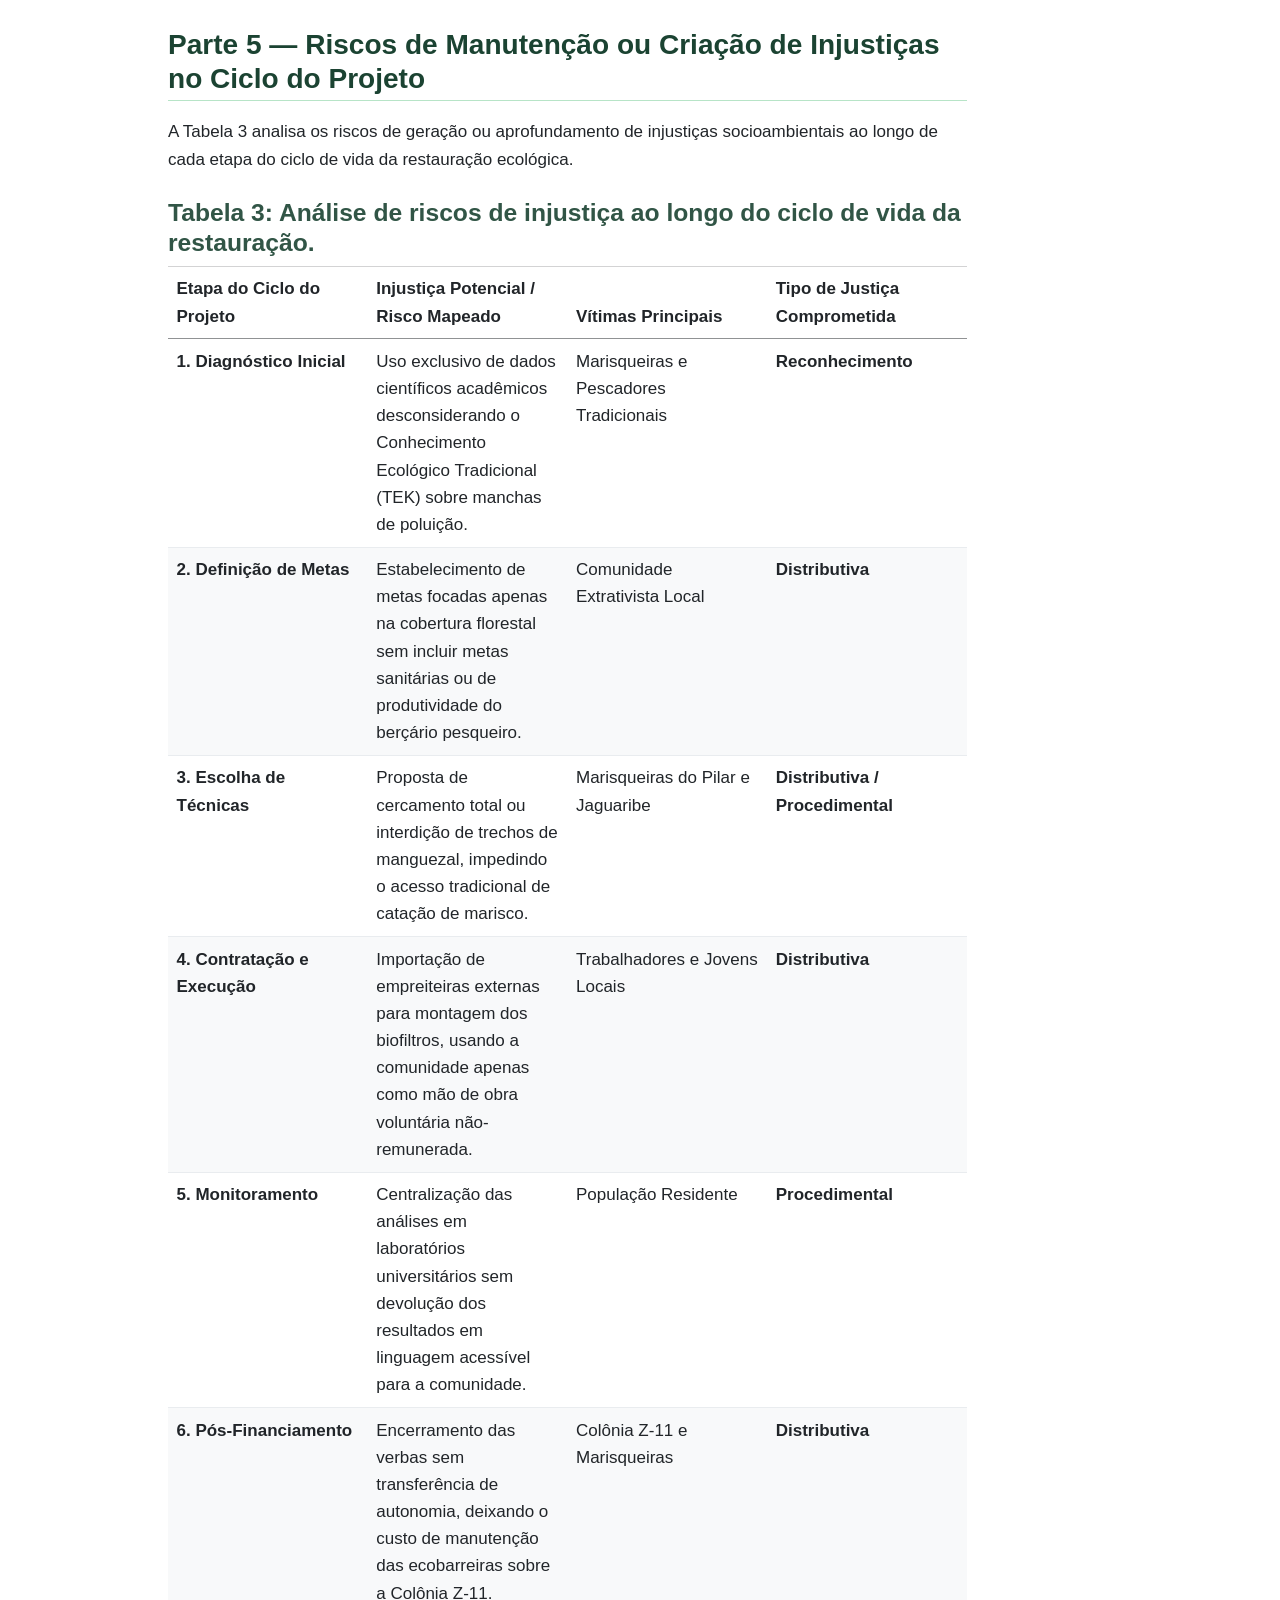
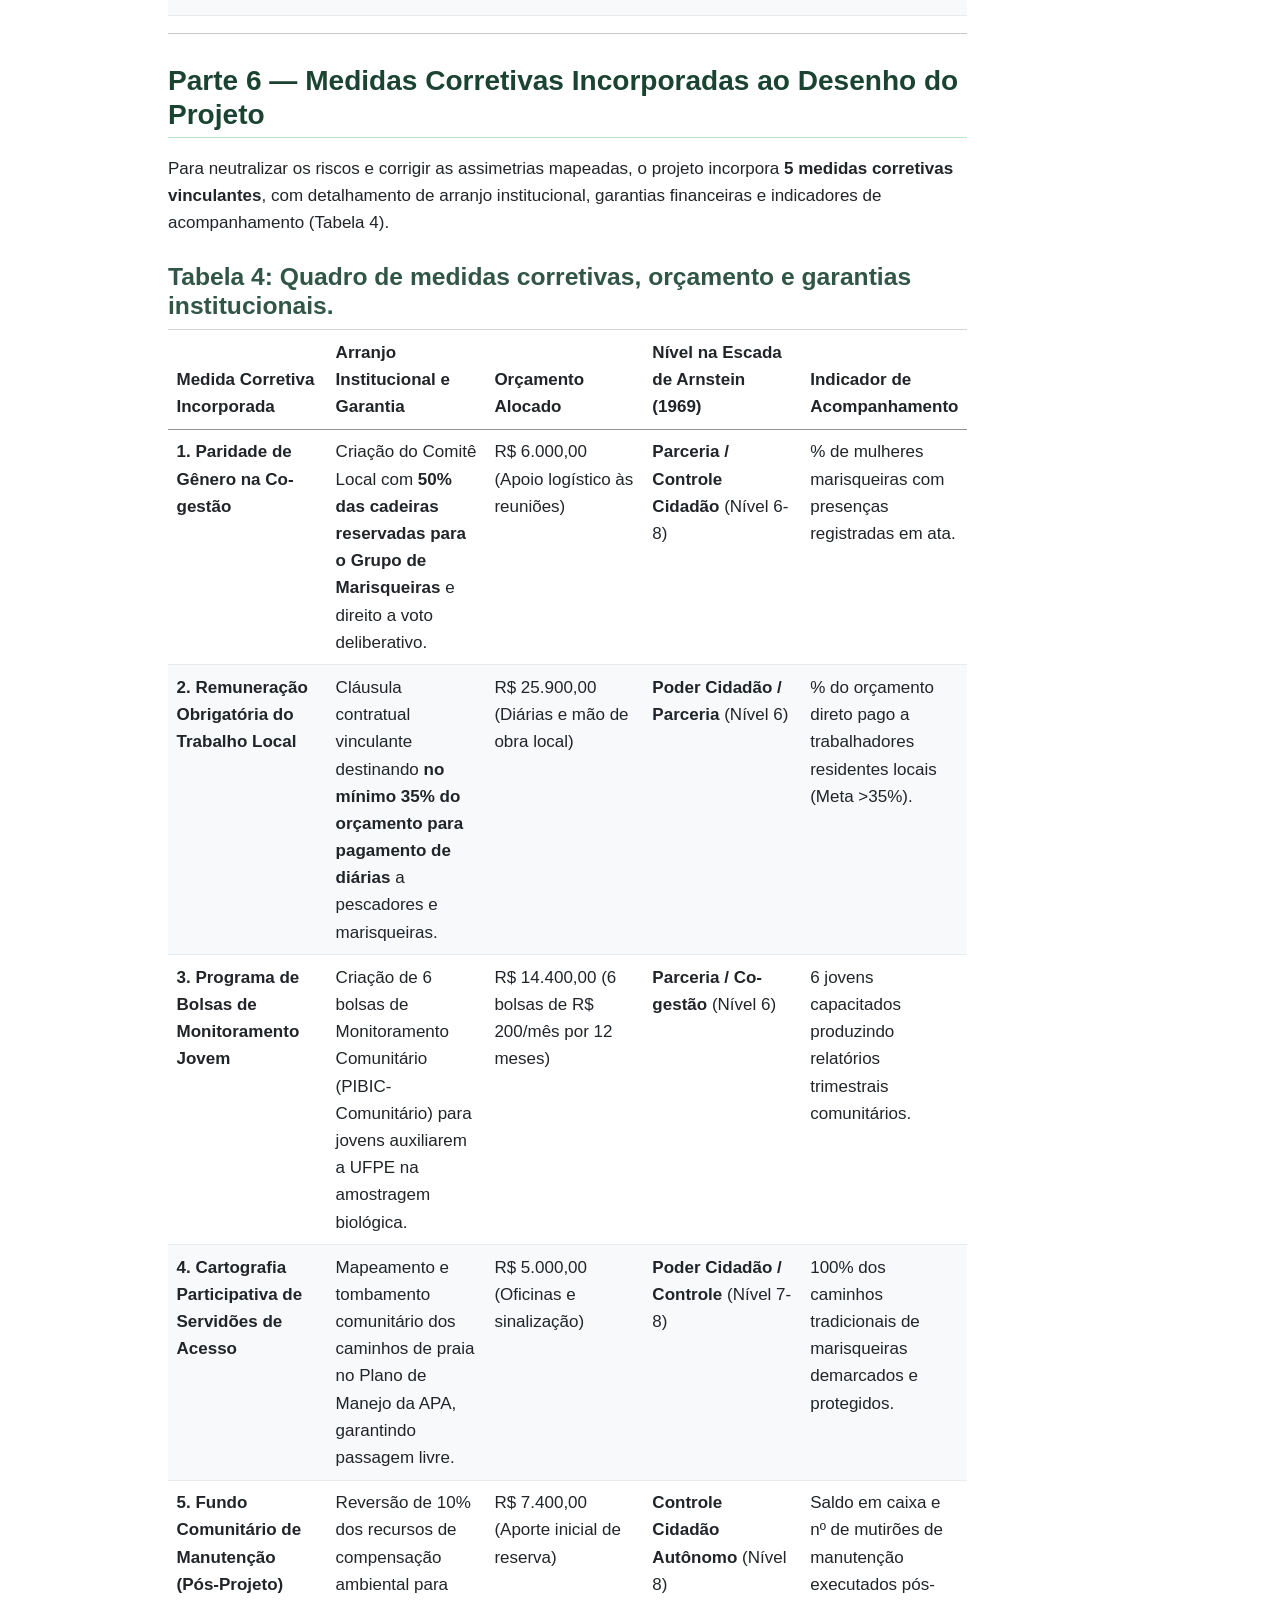
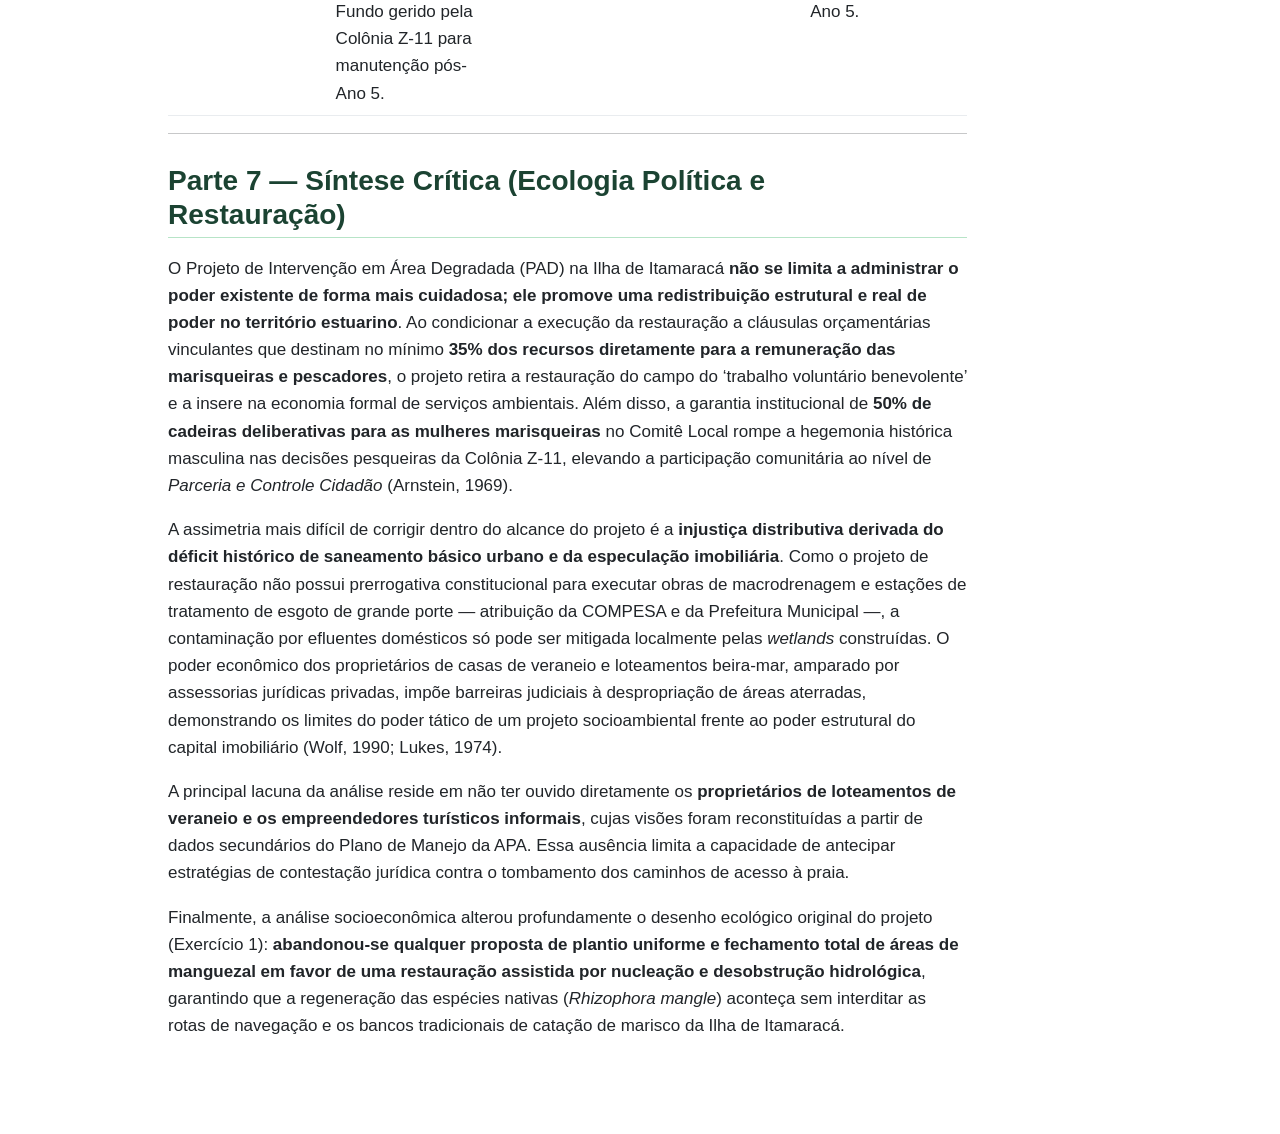
<file: docs/secao4.html>
<!DOCTYPE html>
<html xmlns="http://www.w3.org/1999/xhtml" lang="en" xml:lang="en"><head>

<meta charset="utf-8">
<meta name="generator" content="quarto-1.10.18">

<meta name="viewport" content="width=device-width, initial-scale=1.0, user-scalable=yes">

<meta name="author" content="Itamar Guedes de Lima Júnior">
<meta name="dcterms.date" content="2026-10-21">

<title>4. Mapeamento de Atores, Governança e Ecologia Política da Ilha de Itamaracá (Exercício 2) – Restauração da Ilha de Itamaracá</title>
<style>
/* Default styles provided by pandoc.
** See https://pandoc.org/MANUAL.html#variables-for-html for config info.
*/
span.smallcaps{font-variant: small-caps;}
div.columns{display: flex; gap: 1.5em;}
div.column{flex: auto;}
@media screen {
div.columns{gap: min(4vw, 1.5em);}
div.column{overflow-x: auto;}
}
div.hanging-indent{margin-left: 1.5em; text-indent: -1.5em;}
ul.task-list{list-style: none;}
ul.task-list li input[type="checkbox"] {
  width: 0.8em;
  margin: 0 0.8em 0.2em -1em; /* quarto-specific, see https://github.com/quarto-dev/quarto-cli/issues/4556 */ 
  vertical-align: middle;
}
</style>


<script src="site_libs/quarto-nav/quarto-nav.js"></script>
<script src="site_libs/quarto-nav/headroom.min.js"></script>
<script src="site_libs/clipboard/clipboard.min.js"></script>
<script src="site_libs/quarto-search/autocomplete.umd.js"></script>
<script src="site_libs/quarto-search/fuse.min.js"></script>
<script src="site_libs/quarto-search/quarto-search.js"></script>
<meta name="quarto:offset" content="./">
<script src="site_libs/quarto-html/quarto.js" type="module"></script>
<script src="site_libs/quarto-html/tabsets/tabsets.js" type="module"></script>
<script src="site_libs/quarto-html/popper.min.js"></script>
<script src="site_libs/quarto-html/tippy.umd.min.js"></script>
<script src="site_libs/quarto-html/anchor.min.js"></script>
<link href="site_libs/quarto-html/tippy.css" rel="stylesheet">
<link href="site_libs/quarto-html/quarto-syntax-highlighting-64a204ab8560d761af7679ceaba22944.css" rel="stylesheet" id="quarto-text-highlighting-styles">
<script src="site_libs/bootstrap/bootstrap.min.js"></script>
<link href="site_libs/bootstrap/bootstrap-icons.css" rel="stylesheet">
<link href="site_libs/bootstrap/bootstrap-92404dd89b1444827012a9e3a58cda88.min.css" rel="stylesheet" append-hash="true" id="quarto-bootstrap" data-mode="light">
<script id="quarto-search-options" type="application/json">{
  "location": "navbar",
  "copy-button": false,
  "collapse-after": 3,
  "panel-placement": "end",
  "type": "overlay",
  "limit": 50,
  "keyboard-shortcut": [
    "f",
    "/",
    "s"
  ],
  "show-item-context": false,
  "language": {
    "search-no-results-text": "No results",
    "search-matching-documents-text": "matching documents",
    "search-copy-link-title": "Copy link to search",
    "search-hide-matches-text": "Hide additional matches",
    "search-more-match-text": "more match in this document",
    "search-more-matches-text": "more matches in this document",
    "search-clear-button-title": "Clear",
    "search-text-placeholder": "",
    "search-detached-cancel-button-title": "Cancel",
    "search-submit-button-title": "Submit",
    "search-label": "Search"
  }
}</script>


<link rel="stylesheet" href="styles.css">
</head>

<body class="nav-fixed quarto-light">

<div id="quarto-search-results"></div>
  <header id="quarto-header" class="headroom fixed-top">
    <nav class="navbar navbar-expand-lg " data-bs-theme="dark">
      <div class="navbar-container container-fluid">
      <div class="navbar-brand-container mx-auto">
    <a class="navbar-brand" href="./index.html">
    <span class="navbar-title">Restauração da Ilha de Itamaracá</span>
    </a>
  </div>
            <div id="quarto-search" class="" title="Search"></div>
          <button class="navbar-toggler" type="button" data-bs-toggle="collapse" data-bs-target="#navbarCollapse" aria-controls="navbarCollapse" role="menu" aria-expanded="false" aria-label="Toggle navigation" onclick="if (window.quartoToggleHeadroom) { window.quartoToggleHeadroom(); }">
  <span class="navbar-toggler-icon"></span>
</button>
          <div class="collapse navbar-collapse" id="navbarCollapse">
            <ul class="navbar-nav navbar-nav-scroll me-auto">
  <li class="nav-item">
    <a class="nav-link" href="./index.html"> 
<span class="menu-text">Apresentação</span></a>
  </li>  
  <li class="nav-item">
    <a class="nav-link" href="./secao1.html"> 
<span class="menu-text">1. Memorial</span></a>
  </li>  
  <li class="nav-item">
    <a class="nav-link" href="./secao2.html"> 
<span class="menu-text">2. Limiares</span></a>
  </li>  
  <li class="nav-item">
    <a class="nav-link" href="./secao3.html"> 
<span class="menu-text">3. Metas</span></a>
  </li>  
  <li class="nav-item">
    <a class="nav-link active" href="./secao4.html" aria-current="page"> 
<span class="menu-text">4. Governança</span></a>
  </li>  
  <li class="nav-item">
    <a class="nav-link" href="./secao5.html"> 
<span class="menu-text">5. Intervenções</span></a>
  </li>  
  <li class="nav-item">
    <a class="nav-link" href="./secao6.html"> 
<span class="menu-text">6. Síntese</span></a>
  </li>  
  <li class="nav-item">
    <a class="nav-link" href="./referencias.html"> 
<span class="menu-text">Referências</span></a>
  </li>  
</ul>
          </div> <!-- /navcollapse -->
            <div class="quarto-navbar-tools">
</div>
      </div> <!-- /container-fluid -->
    </nav>
</header>
<!-- content -->
<div id="quarto-content" class="quarto-container page-columns page-rows-contents page-layout-article page-navbar">
<!-- sidebar -->
<!-- margin-sidebar -->
    <div id="quarto-margin-sidebar" class="sidebar margin-sidebar">
        <nav id="TOC" role="doc-toc" class="toc-active">
    <h2 id="toc-title">Nesta página</h2>
   
  <ul>
  <li><a href="#parte-1-delimitação-da-área-e-premissas" id="toc-parte-1-delimitação-da-área-e-premissas" class="nav-link active" data-scroll-target="#parte-1-delimitação-da-área-e-premissas">Parte 1 — Delimitação da Área e Premissas</a>
  <ul class="collapse">
  <li><a href="#unidade-de-restauração-e-contexto-geográfico" id="toc-unidade-de-restauração-e-contexto-geográfico" class="nav-link" data-scroll-target="#unidade-de-restauração-e-contexto-geográfico">Unidade de Restauração e Contexto Geográfico</a></li>
  <li><a href="#premissas-adotadas-sobre-o-cenário" id="toc-premissas-adotadas-sobre-o-cenário" class="nav-link" data-scroll-target="#premissas-adotadas-sobre-o-cenário">Premissas Adotadas sobre o Cenário</a></li>
  <li><a href="#escalas-de-atuação-e-articulação" id="toc-escalas-de-atuação-e-articulação" class="nav-link" data-scroll-target="#escalas-de-atuação-e-articulação">Escalas de Atuação e Articulação</a></li>
  </ul></li>
  <li><a href="#parte-2-levantamento-e-caracterização-dos-atores-socioambientais" id="toc-parte-2-levantamento-e-caracterização-dos-atores-socioambientais" class="nav-link" data-scroll-target="#parte-2-levantamento-e-caracterização-dos-atores-socioambientais">Parte 2 — Levantamento e Caracterização dos Atores Socioambientais</a>
  <ul class="collapse">
  <li><a href="#tabela-1-levantamento-completo-dos-atores-socioambientais-bryant-bailey-1997." id="toc-tabela-1-levantamento-completo-dos-atores-socioambientais-bryant-bailey-1997." class="nav-link" data-scroll-target="#tabela-1-levantamento-completo-dos-atores-socioambientais-bryant-bailey-1997.">Tabela 1: Levantamento completo dos atores socioambientais (Bryant &amp; Bailey, 1997).</a></li>
  </ul></li>
  <li><a href="#parte-3-classificação-do-poder-e-mapa-de-atores" id="toc-parte-3-classificação-do-poder-e-mapa-de-atores" class="nav-link" data-scroll-target="#parte-3-classificação-do-poder-e-mapa-de-atores">Parte 3 — Classificação do Poder e Mapa de Atores</a>
  <ul class="collapse">
  <li><a href="#fichas-analíticas-dos-6-atores-centrais" id="toc-fichas-analíticas-dos-6-atores-centrais" class="nav-link" data-scroll-target="#fichas-analíticas-dos-6-atores-centrais">Fichas Analíticas dos 6 Atores Centrais</a></li>
  <li><a href="#figura-do-mapa-de-atores-matriz-poder-x-interesse" id="toc-figura-do-mapa-de-atores-matriz-poder-x-interesse" class="nav-link" data-scroll-target="#figura-do-mapa-de-atores-matriz-poder-x-interesse">Figura do Mapa de Atores (Matriz Poder x Interesse)</a></li>
  </ul></li>
  <li><a href="#parte-4-análise-das-assimetrias-de-poder" id="toc-parte-4-análise-das-assimetrias-de-poder" class="nav-link" data-scroll-target="#parte-4-análise-das-assimetrias-de-poder">Parte 4 — Análise das Assimetrias de Poder</a>
  <ul class="collapse">
  <li><a href="#tabela-2-matriz-de-assimetrias-de-poder-e-dimensões-da-justiça-ambiental." id="toc-tabela-2-matriz-de-assimetrias-de-poder-e-dimensões-da-justiça-ambiental." class="nav-link" data-scroll-target="#tabela-2-matriz-de-assimetrias-de-poder-e-dimensões-da-justiça-ambiental.">Tabela 2: Matriz de assimetrias de poder e dimensões da justiça ambiental.</a></li>
  </ul></li>
  <li><a href="#parte-5-riscos-de-manutenção-ou-criação-de-injustiças-no-ciclo-do-projeto" id="toc-parte-5-riscos-de-manutenção-ou-criação-de-injustiças-no-ciclo-do-projeto" class="nav-link" data-scroll-target="#parte-5-riscos-de-manutenção-ou-criação-de-injustiças-no-ciclo-do-projeto">Parte 5 — Riscos de Manutenção ou Criação de Injustiças no Ciclo do Projeto</a>
  <ul class="collapse">
  <li><a href="#tabela-3-análise-de-riscos-de-injustiça-ao-longo-do-ciclo-de-vida-da-restauração." id="toc-tabela-3-análise-de-riscos-de-injustiça-ao-longo-do-ciclo-de-vida-da-restauração." class="nav-link" data-scroll-target="#tabela-3-análise-de-riscos-de-injustiça-ao-longo-do-ciclo-de-vida-da-restauração.">Tabela 3: Análise de riscos de injustiça ao longo do ciclo de vida da restauração.</a></li>
  </ul></li>
  <li><a href="#parte-6-medidas-corretivas-incorporadas-ao-desenho-do-projeto" id="toc-parte-6-medidas-corretivas-incorporadas-ao-desenho-do-projeto" class="nav-link" data-scroll-target="#parte-6-medidas-corretivas-incorporadas-ao-desenho-do-projeto">Parte 6 — Medidas Corretivas Incorporadas ao Desenho do Projeto</a>
  <ul class="collapse">
  <li><a href="#tabela-4-quadro-de-medidas-corretivas-orçamento-e-garantias-institucionais." id="toc-tabela-4-quadro-de-medidas-corretivas-orçamento-e-garantias-institucionais." class="nav-link" data-scroll-target="#tabela-4-quadro-de-medidas-corretivas-orçamento-e-garantias-institucionais.">Tabela 4: Quadro de medidas corretivas, orçamento e garantias institucionais.</a></li>
  </ul></li>
  <li><a href="#parte-7-síntese-crítica-ecologia-política-e-restauração" id="toc-parte-7-síntese-crítica-ecologia-política-e-restauração" class="nav-link" data-scroll-target="#parte-7-síntese-crítica-ecologia-política-e-restauração">Parte 7 — Síntese Crítica (Ecologia Política e Restauração)</a></li>
  </ul>
</nav>
    </div>
<!-- main -->
<main class="content" id="quarto-document-content">

<header id="title-block-header" class="quarto-title-block default">
<div class="quarto-title">
<h1 class="title">4. Mapeamento de Atores, Governança e Ecologia Política da Ilha de Itamaracá (Exercício 2)</h1>
</div>



<div class="quarto-title-meta">

    <div>
    <div class="quarto-title-meta-heading">Author</div>
    <div class="quarto-title-meta-contents">
             <p>Itamar Guedes de Lima Júnior </p>
          </div>
  </div>
    
    <div>
    <div class="quarto-title-meta-heading">Published</div>
    <div class="quarto-title-meta-contents">
      <p class="date">October 21, 2026</p>
    </div>
  </div>
  
    
  </div>
  


</header>


<div class="callout callout-style-default callout-note callout-titled">
<div class="callout-header d-flex align-content-center">
<div class="callout-icon-container">
<i class="callout-icon"></i>
</div>
<div class="callout-title-container flex-fill">
<span class="screen-reader-only">Note</span>Declaração de Uso de Ferramentas de IA e Estrutura do Documento
</div>
</div>
<div class="callout-body-container callout-body">
<p>Este documento integra o <strong>Exercício 2 — Atores, poder e justiça no planejamento da restauração</strong> da disciplina de Ecologia da Restauração (UFPE). O texto contou com o auxílio do Gemini Notebook exclusivamente para suporte à formatação da linguagem Quarto (.qmd) e revisão ortográfica, mantendo-se a autoria, os dados de campo do PIBIC UFPE e a fundamentação teórica de ecologia política elaborada pelo autor.</p>
</div>
</div>
<section id="parte-1-delimitação-da-área-e-premissas" class="level2">
<h2 class="anchored" data-anchor-id="parte-1-delimitação-da-área-e-premissas">Parte 1 — Delimitação da Área e Premissas</h2>
<section id="unidade-de-restauração-e-contexto-geográfico" class="level3">
<h3 class="anchored" data-anchor-id="unidade-de-restauração-e-contexto-geográfico">Unidade de Restauração e Contexto Geográfico</h3>
<p>A unidade de planejamento abrange a totalidade do território municipal da <strong>Ilha de Itamaracá</strong> (<strong>8.311,91 hectares</strong> no recorte insular), integralmente inserida na <strong>Área de Proteção Ambiental (APA) Estuarina de Santa Cruz</strong> (unidade de conservação estadual com <strong>38.692,34 hectares totais</strong>, sendo 24.943 ha continentais e 13.749 ha marinhos). A ilha é banhada a oeste pelo <strong>Canal de Santa Cruz</strong> e a leste pelo <strong>Oceano Atlântico</strong>.</p>
<p>Dentro do ecossistema insular, o ponto focal de amostragem e intervenção piloto situa-se na orla periurbana do <strong>Bairro do Pilar / Bairro Novo</strong> (coordenadas centrais: <strong>7°44’50” S</strong> e <strong>34°50’25” O</strong>), abrangendo um setor de <strong>5,4 hectares</strong> de borda estuarina (250 m de orla por 70 m de largura de zona entremarés e ecótono). O sítio conecta-se à <strong>Bacia Hidrográfica do Rio Goiana e pequenos rios litorâneos (Grupo de Bacias GL-1)</strong>, recebendo vazão hídrica continental dos rios Botafogo, Igarassu e Maniquara. A fitofisionomia nativa de referência pertence ao bioma <strong>Mata Atlântica</strong>, dominada por manguezal estuarino (<em>Rhizophora mangle</em>, <em>Avicennia schaueriana</em> e <em>Laguncularia racemosa</em>), intercalado por formações de restinga.</p>
</section>
<section id="premissas-adotadas-sobre-o-cenário" class="level3">
<h3 class="anchored" data-anchor-id="premissas-adotadas-sobre-o-cenário">Premissas Adotadas sobre o Cenário</h3>
<ul>
<li><strong>Regime de Posse da Terra e Situação Fundiária:</strong> Área pública sob regime de Unidade de Conservação de Uso Sustentável (APA Estuarina de Santa Cruz, Decreto Estadual nº 32.488/2008). A faixa costeira enquadra-se como Terrenos de Marinha e Áreas de Preservação Permanente (APP, Lei nº 12.651/2012). No zoneamento da CPRH, a orla periurbana sobrepõe a <strong>Subzona Urbano-Turística</strong> a <strong>Áreas para Recuperação e Conservação (ARC)</strong> e <strong>Áreas Preferenciais para Preservação (APR)</strong>.</li>
<li><strong>Histórico de Uso da Terra:</strong> Uso centenário de <strong>extrativismo da pesca artesanal de subsistência e comercialização local</strong> (captura de decápodes, com destaque para o siri-pimenta <em>Callinectes marginatus</em>). Nas últimas quatro décadas, o uso do solo combinou a recuperação espontânea do manguezal na calha estuarina (+13,81% de cobertura florestal pelo MapBiomas, 1985–2025) com a expansão urbana desordenada de borda.</li>
<li><strong>Fontes de Financiamento Esperadas:</strong> Arranjo misto de Recursos de Compensação Ambiental (SEUC / CPRH) do Polo Automotivo de Goiana e Complexo de Itapissuma, Fundos Públicos de Meio Ambiente (FEMA/PE e FNMA/MMA) e Parcerias Público-Privadas com o setor hoteleiro/turístico da ilha.</li>
<li><strong>Organização Social e Conflitos:</strong> Presença da <strong>Colônia de Pescadores Z-11</strong> e grupos informais de marisqueiras do Pilar. Conflitos envolvendo privatização e bloqueio do acesso público à praia por loteamentos de veraneio, contaminação do berçário por esgoto <em>in natura</em> e efluentes, e sobrepesca.</li>
</ul>
</section>
<section id="escalas-de-atuação-e-articulação" class="level3">
<h3 class="anchored" data-anchor-id="escalas-de-atuação-e-articulação">Escalas de Atuação e Articulação</h3>
<ul>
<li><strong>Escala Local / Comunitária:</strong> Bairros periurbanos de Itamaracá (Pilar, Jaguaribe, Vila Velha, Forno da Cal, Forte Orange); pescadores da Colônia Z-11, marisqueiras informais e moradores.</li>
<li><strong>Escala Municipal / Regional:</strong> Prefeitura de Itamaracá, Prefeituras de Itapissuma e Goiana, Conselho Gestor da APA de Santa Cruz (CPRH) e Comitê da Bacia GL-1.</li>
<li><strong>Escala Estadual / Nacional:</strong> CPRH, SEMAS/PE, UFPE (monitoramento biológico) e Ministério do Meio Ambiente (MMA).</li>
<li><strong>Escala Global:</strong> Padrões Internacionais da <em>Society for Ecological Restoration</em> (SER) e Metas de Kunming-Montreal (CDB/ONU).</li>
</ul>
<hr>
</section>
</section>
<section id="parte-2-levantamento-e-caracterização-dos-atores-socioambientais" class="level2">
<h2 class="anchored" data-anchor-id="parte-2-levantamento-e-caracterização-dos-atores-socioambientais">Parte 2 — Levantamento e Caracterização dos Atores Socioambientais</h2>
<p>A Tabela 1 apresenta o cadastramento sistemático de <strong>14 atores reais do território</strong>, categorizados segundo a Ecologia Política de Bryant &amp; Bailey (1997) e distribuídos em 4 escalas de atuação, evidenciando as distinções entre atores <em>estabelecidos</em> e <em>interessados</em>.</p>
<section id="tabela-1-levantamento-completo-dos-atores-socioambientais-bryant-bailey-1997." class="level3">
<h3 class="anchored" data-anchor-id="tabela-1-levantamento-completo-dos-atores-socioambientais-bryant-bailey-1997.">Tabela 1: Levantamento completo dos atores socioambientais (Bryant &amp; Bailey, 1997).</h3>
<table class="caption-top table">
<colgroup>
<col style="width: 14%">
<col style="width: 14%">
<col style="width: 14%">
<col style="width: 14%">
<col style="width: 14%">
<col style="width: 14%">
<col style="width: 14%">
</colgroup>
<thead>
<tr class="header">
<th style="text-align: left;">Ator</th>
<th style="text-align: left;">Categoria (Bryant &amp; Bailey, 1997)</th>
<th style="text-align: left;">Escala</th>
<th style="text-align: left;">Estabelecido / Interessado</th>
<th style="text-align: left;">Interesse Principal na Área / Projeto</th>
<th style="text-align: left;">Recursos que Mobiliza</th>
<th style="text-align: left;">Posição Estimada</th>
</tr>
</thead>
<tbody>
<tr class="odd">
<td style="text-align: left;"><strong>1. Colônia de Pescadores Z-11 (Liderança e Pescadores)</strong></td>
<td style="text-align: left;">Atores de Base (Organizado)</td>
<td style="text-align: left;">Local / Municipal</td>
<td style="text-align: left;">Estabelecido</td>
<td style="text-align: left;">Manutenção dos estoques pesqueiros, livre navegação no canal e locais de acostagem.</td>
<td style="text-align: left;">Conhecimento Ecológico Tradicional (TEK), capacidade de mobilização e barcos.</td>
<td style="text-align: left;">Apoia com condições (exige manutenção da pesca artesanal).</td>
</tr>
<tr class="even">
<td style="text-align: left;"><strong>2. Grupo Informal de Marisqueiras da Orla do Pilar</strong></td>
<td style="text-align: left;">Atores de Base (Grupo de Gênero)</td>
<td style="text-align: left;">Local</td>
<td style="text-align: left;">Estabelecido</td>
<td style="text-align: left;">Garantia de renda de subsistência, salubridade da água e despoluição dos bancos de marisco.</td>
<td style="text-align: left;">Conhecimento prático intensivo sobre o manguezal, trabalho manual diário de catação.</td>
<td style="text-align: left;">Apoia fortemente (exige remuneração e representação direta).</td>
</tr>
<tr class="odd">
<td style="text-align: left;"><strong>3. Jovens e Filhos de Pescadores (Pilar e Jaguaribe)</strong></td>
<td style="text-align: left;">Atores de Base (Recorte de Geração)</td>
<td style="text-align: left;">Local</td>
<td style="text-align: left;">Estabelecido</td>
<td style="text-align: left;">Oportunidades de trabalho local, bolsas de monitoramento e capacitação em ecoturismo.</td>
<td style="text-align: left;">Mão de obra jovem, dinamismo e facilidade com tecnologias digitais/aplicativos.</td>
<td style="text-align: left;">Apoia (condicionado à criação de vagas e bolsas remuneradas).</td>
</tr>
<tr class="even">
<td style="text-align: left;"><strong>4. Moradores de Ocupações Periurbanas (Aterros/APP)</strong></td>
<td style="text-align: left;">Atores de Base (População Vulnerável)</td>
<td style="text-align: left;">Local</td>
<td style="text-align: left;">Estabelecido</td>
<td style="text-align: left;">Regularização de saneamento, drenagem e proteção contra erosão e remoções habitacionais.</td>
<td style="text-align: left;">Presença física contínua no território e representação política comunitária.</td>
<td style="text-align: left;">Resistente/Desconfiado (teme remoções habitacionais).</td>
</tr>
<tr class="odd">
<td style="text-align: left;"><strong>5. Proprietários de Casas de Veraneio / Setor Imobiliário</strong></td>
<td style="text-align: left;">Empresas / Setor Imobiliário</td>
<td style="text-align: left;">Municipal / Regional</td>
<td style="text-align: left;">Estabelecido</td>
<td style="text-align: left;">Valorização imobiliária, balneabilidade da água e privacidade nas bordas de praia.</td>
<td style="text-align: left;">Capital financeiro expressivo, influência política local e assessoria jurídica.</td>
<td style="text-align: left;">Apoia condicionalmente (opõe-se a caminhos públicos defronte às casas).</td>
</tr>
<tr class="even">
<td style="text-align: left;"><strong>6. Prefeitura Municipal de Itamaracá (Meio Ambiente e Obras)</strong></td>
<td style="text-align: left;">Estado</td>
<td style="text-align: left;">Municipal</td>
<td style="text-align: left;">Estabelecido</td>
<td style="text-align: left;">Valorização turística, atração de recursos, adequação ao plano diretor e limpeza pública.</td>
<td style="text-align: left;">Poder fiscalizador municipal, alvarás, maquinário de obras e limpeza urbana.</td>
<td style="text-align: left;">Apoia (desde que não exija grandes aportes do tesouro municipal).</td>
</tr>
<tr class="odd">
<td style="text-align: left;"><strong>7. Agência Estadual de Meio Ambiente (CPRH - Gestão APA)</strong></td>
<td style="text-align: left;">Estado</td>
<td style="text-align: left;">Estadual</td>
<td style="text-align: left;">Estabelecido</td>
<td style="text-align: left;">Cumprimento do Plano de Manejo da APA, proteção de APPs e zoneamento ambiental (ARC/APR).</td>
<td style="text-align: left;">Poder de polícia ambiental, licenciamento, fiscalização e compensação ambiental.</td>
<td style="text-align: left;">Apoia institucionalmente (exige rigor no licenciamento simplificado).</td>
</tr>
<tr class="even">
<td style="text-align: left;"><strong>8. Comitê da Bacia Hidrográfica do Grupo de Rios GL-1</strong></td>
<td style="text-align: left;">Estado / Instância Participativa</td>
<td style="text-align: left;">Regional / Estadual</td>
<td style="text-align: left;">Estabelecido</td>
<td style="text-align: left;">Redução da carga poluidora no Canal de Santa Cruz e promoção de SbN na bacia hidrográfica.</td>
<td style="text-align: left;">Legitimidade na alocação de recursos de cobrança de água e articulação regional.</td>
<td style="text-align: left;">Apoia entusiasticamente (modelo piloto para réplica na bacia).</td>
</tr>
<tr class="odd">
<td style="text-align: left;"><strong>9. Universidade Federal de Pernambuco (UFPE / PIBIC)</strong></td>
<td style="text-align: left;">Academia / Consultoria Técnica</td>
<td style="text-align: left;">Estadual / Nacional</td>
<td style="text-align: left;">Estabelecido / Interessado</td>
<td style="text-align: left;">Produção científica, monitoramento do siri-pimenta (<em>Callinectes marginatus</em>) e validação técnica.</td>
<td style="text-align: left;">Conhecimento científico especializado, prestígio e redes de amostragem de campo.</td>
<td style="text-align: left;">Apoia com liderança técnica (garante o rigor científico).</td>
</tr>
<tr class="even">
<td style="text-align: left;"><strong>10. Associação de Hotéis e Pousadas de Itamaracá</strong></td>
<td style="text-align: left;">Empresas</td>
<td style="text-align: left;">Municipal / Regional</td>
<td style="text-align: left;">Estabelecido</td>
<td style="text-align: left;">Fortalecimento do ecoturismo sustentável e melhoria da imagem ambiental da ilha.</td>
<td style="text-align: left;">Estrutura receptiva, divulgação comercial e conexão com o mercado turístico.</td>
<td style="text-align: left;">Apoia (busca integrar circuitos ecológicos nos pacotes locais).</td>
</tr>
<tr class="odd">
<td style="text-align: left;"><strong>11. Empresas do Polo Automotivo e Industrial (Goiana/Itapissuma)</strong></td>
<td style="text-align: left;">Empresas (Setor Privado)</td>
<td style="text-align: left;">Regional / Estadual</td>
<td style="text-align: left;">Interessado</td>
<td style="text-align: left;">Cumprimento de obrigações de Licenciamento Ambiental e TACs via Compensação (SEUC).</td>
<td style="text-align: left;">Elevado aporte de capital financeiro privado para financiamento do projeto.</td>
<td style="text-align: left;">Apoia como Financiador (busca metas ESG e abatimento legal).</td>
</tr>
<tr class="even">
<td style="text-align: left;"><strong>12. Fundo Estadual de Meio Ambiente (FEMA / SEMAS-PE)</strong></td>
<td style="text-align: left;">Financiador Público</td>
<td style="text-align: left;">Estadual</td>
<td style="text-align: left;">Interessado</td>
<td style="text-align: left;">Execução de políticas de restauração em Unidades de Conservação com retorno social.</td>
<td style="text-align: left;">Recursos públicos estaduais não-reembolsáveis através de editais ambientais.</td>
<td style="text-align: left;">Financiador em Potencial (exige salvaguardas sociais e metas SER).</td>
</tr>
<tr class="odd">
<td style="text-align: left;"><strong>13. Sociedade Nordestina de Ecologia (SNE) / ONGs</strong></td>
<td style="text-align: left;">Organizações Não Governamentais</td>
<td style="text-align: left;">Regional / Nacional</td>
<td style="text-align: left;">Interessado</td>
<td style="text-align: left;">Conservação da Mata Atlântica/manguezal, justiça ambiental e proteção comunitária.</td>
<td style="text-align: left;">Captação de recursos internacionais, assessoria jurídica e auditoria independente.</td>
<td style="text-align: left;">Apoia e Audita (atua como observadora contra o greenwashing).</td>
</tr>
<tr class="even">
<td style="text-align: left;"><strong>14. Catadores de Caranguejo e Pescadores de Itapissuma</strong></td>
<td style="text-align: left;">Atores de Base (Vizinhos)</td>
<td style="text-align: left;">Regional / Intermunicipal</td>
<td style="text-align: left;">Estabelecido</td>
<td style="text-align: left;">Manutenção do livre trânsito de barcos no Canal de Santa Cruz e acesso aos bancos de catação.</td>
<td style="text-align: left;">Uso prático do canal hídrico e rede de solidariedade intermunicipal de pesca.</td>
<td style="text-align: left;">Neutro com Preocupação (exige que biofiltros não fechem o canal).</td>
</tr>
</tbody>
</table>
<hr>
</section>
</section>
<section id="parte-3-classificação-do-poder-e-mapa-de-atores" class="level2">
<h2 class="anchored" data-anchor-id="parte-3-classificação-do-poder-e-mapa-de-atores">Parte 3 — Classificação do Poder e Mapa de Atores</h2>
<section id="fichas-analíticas-dos-6-atores-centrais" class="level3">
<h3 class="anchored" data-anchor-id="fichas-analíticas-dos-6-atores-centrais">Fichas Analíticas dos 6 Atores Centrais</h3>
<section id="ficha-1-colônia-de-pescadores-e-aquicultores-z-11" class="level4">
<h4 class="anchored" data-anchor-id="ficha-1-colônia-de-pescadores-e-aquicultores-z-11">Ficha 1: Colônia de Pescadores e Aquicultores Z-11</h4>
<ul>
<li><strong>Modo(s) de poder (Wolf, 1990):</strong> <strong>Atributo</strong> (posse do Conhecimento Ecológico Tradicional - TEK sobre marés e fauna) e <strong>Relacional</strong> (capacidade de vetar localmente ações que bloqueiem a navegação).</li>
<li><strong>Dimensão de poder (Lukes, 1974):</strong> <strong>1ª Dimensão (Decisão Observável)</strong> — Atua diretamente em reuniões e conflitos abertos sobre regras de uso da água e pontos de acostagem.</li>
<li><strong>Mecanismos de acesso (Ribot &amp; Peluso, 2003):</strong> Acesso baseado em <strong>conhecimento</strong>, <strong>identidade cultural tradicional</strong> e <strong>redes sociais locais</strong>; possui fraco acesso ao capital financeiro e à autoridade legal formal.</li>
<li><strong>Poder, legitimidade e urgência (Mitchell et al., 1997):</strong> <strong>Ator Dependente</strong> (<em>Legitimidade + Urgência, sem Poder Estrutural</em>) () Alta legitimidade histórica, dependendo de alianças formais para fazer valer suas demandas.</li>
</ul>
</section>
<section id="ficha-2-grupo-informal-de-marisqueiras-da-orla-do-pilar" class="level4">
<h4 class="anchored" data-anchor-id="ficha-2-grupo-informal-de-marisqueiras-da-orla-do-pilar">Ficha 2: Grupo Informal de Marisqueiras da Orla do Pilar</h4>
<ul>
<li><strong>Modo(s) de poder (Wolf, 1990):</strong> <strong>Atributo reduzido</strong> (trabalho manual intensivo na zona entremarés) e <strong>ausência de poder tático ou estrutural</strong> (invisibilizadas nos espaços formais de tomada de decisão).</li>
<li><strong>Dimensão de poder (Lukes, 1974):</strong> <strong>3ª Dimensão (Formação de Preferências)</strong> — Internalização da exclusão, em que a contaminação por esgoto é frequentemente aceita como ‘condição natural’ do trabalho na borda urbana.</li>
<li><strong>Mecanismos de acesso (Ribot &amp; Peluso, 2003):</strong> Acesso baseado no <strong>trabalho físico diário</strong> e <strong>conhecimento prático</strong>; desprovidas de direitos formais de propriedade e acesso direto a mercados (dependem de atravessadores).</li>
<li><strong>Poder, legitimidade e urgência (Mitchell et al., 1997):</strong> <strong>Ator Exigente / Vulnerável</strong> (<em>Legitimidade + Urgência, sem Poder</em>) () Alta urgência pela despoluição, exigindo mecanismos afirmativos de inclusão no projeto.</li>
</ul>
</section>
<section id="ficha-3-agência-estadual-de-meio-ambiente-de-pernambuco-cprh" class="level4">
<h4 class="anchored" data-anchor-id="ficha-3-agência-estadual-de-meio-ambiente-de-pernambuco-cprh">Ficha 3: Agência Estadual de Meio Ambiente de Pernambuco (CPRH)</h4>
<ul>
<li><strong>Modo(s) de poder (Wolf, 1990):</strong> <strong>Estrutural</strong> (poder de ditar as leis e o Plano de Manejo) e <strong>Tático/Organizacional</strong> (controla os ritos e agendas do Conselho da APA).</li>
<li><strong>Dimensão de poder (Lukes, 1974):</strong> <strong>2ª Dimensão (Controle da Agenda)</strong> — Define quais pautas entram na ordem do dia e quais empreendimentos serão fiscalizados.</li>
<li><strong>Mecanismos de acesso (Ribot &amp; Peluso, 2003):</strong> Acesso baseado na <strong>Autoridade Legal</strong>, <strong>Direitos Formais</strong> e <strong>Controle Institucional</strong> sobre a unidade de conservação.</li>
<li><strong>Poder, legitimidade e urgência (Mitchell et al., 1997):</strong> <strong>Ator Dominante</strong> (<em>Poder + Legitimidade legal</em>) () Prerrogativa jurídica incontestável sobre a APA de Santa Cruz.</li>
</ul>
</section>
<section id="ficha-4-prefeitura-municipal-da-ilha-de-itamaracá" class="level4">
<h4 class="anchored" data-anchor-id="ficha-4-prefeitura-municipal-da-ilha-de-itamaracá">Ficha 4: Prefeitura Municipal da Ilha de Itamaracá</h4>
<ul>
<li><strong>Modo(s) de poder (Wolf, 1990):</strong> <strong>Tático/Organizacional</strong> (controle sobre o uso do solo urbano, alvarás de construção, limpeza e obras públicas).</li>
<li><strong>Dimensão de poder (Lukes, 1974):</strong> <strong>1ª e 2ª Dimensões</strong> — Decide abertamente sobre a alocação de saneamento e omite-se (não-decisão) na fiscalização de aterros praticados por veranistas.</li>
<li><strong>Mecanismos de acesso (Ribot &amp; Peluso, 2003):</strong> Acesso baseado na <strong>Autoridade Política Local</strong>, <strong>Infraestrutura Pública</strong> e <strong>Recursos Orçamentários Municipais</strong>.</li>
<li><strong>Poder, legitimidade e urgência (Mitchell et al., 1997):</strong> <strong>Ator Dominante</strong> (<em>Poder + Legitimidade política local</em>) () Capacidade de viabilizar ou bloquear obras na zona urbana.</li>
</ul>
</section>
<section id="ficha-5-proprietários-de-casas-de-veraneio-setor-imobiliário-privado" class="level4">
<h4 class="anchored" data-anchor-id="ficha-5-proprietários-de-casas-de-veraneio-setor-imobiliário-privado">Ficha 5: Proprietários de Casas de Veraneio / Setor Imobiliário Privado</h4>
<ul>
<li><strong>Modo(s) de poder (Wolf, 1990):</strong> <strong>Atributo</strong> (elevado capital financeiro) e <strong>Tático</strong> (influência política direta e acesso a assessorias jurídicas privadas).</li>
<li><strong>Dimensão de poder (Lukes, 1974):</strong> <strong>2ª Dimensão (Controle da Agenda)</strong> — Consegue barrar a criação de acessos públicos à beira-mar defronte às suas propriedades.</li>
<li><strong>Mecanismos de acesso (Ribot &amp; Peluso, 2003):</strong> Acesso baseado no <strong>Capital</strong>, <strong>Mercados Imobiliários</strong> e <strong>Direitos Formais/Informais de Propriedade Privatizada</strong>.</li>
<li><strong>Poder, legitimidade e urgência (Mitchell et al., 1997):</strong> <strong>Ator Discrecionário / Potencialmente Perigoso</strong> (<em>Elevado poder econômico sem urgência social</em>) () Pode embargar juridicamente as intervenções na orla.</li>
</ul>
</section>
<section id="ficha-6-universidade-federal-de-pernambuco-ufpe-pibic" class="level4">
<h4 class="anchored" data-anchor-id="ficha-6-universidade-federal-de-pernambuco-ufpe-pibic">Ficha 6: Universidade Federal de Pernambuco (UFPE / PIBIC)</h4>
<ul>
<li><strong>Modo(s) de poder (Wolf, 1990):</strong> <strong>Atributo</strong> (prestígio acadêmico) e <strong>Tático</strong> (capacidade de estruturar o projeto de restauração e definir indicadores de sucesso).</li>
<li><strong>Dimensão de poder (Lukes, 1974):</strong> <strong>2ª Dimensão (Controle da Agenda Técnica)</strong> — Determina quais indicadores biológicos (<em>Callinectes marginatus</em>) e técnicas serão considerados válidos.</li>
<li><strong>Mecanismos de acesso (Ribot &amp; Peluso, 2003):</strong> Acesso baseado no <strong>Conhecimento Científico Especializado</strong>, <strong>Tecnologia de Monitoramento</strong> e <strong>Redes de Financiamento Acadêmico</strong>.</li>
<li><strong>Poder, legitimidade e urgência (Mitchell et al., 1997):</strong> <strong>Ator Dominante / Intermediário</strong> (<em>Legitimidade Científica + Poder Técnico</em>) () Atua como ponte entre a comunidade e os órgãos financiadores.</li>
</ul>
<hr>
</section>
</section>
<section id="figura-do-mapa-de-atores-matriz-poder-x-interesse" class="level3">
<h3 class="anchored" data-anchor-id="figura-do-mapa-de-atores-matriz-poder-x-interesse">Figura do Mapa de Atores (Matriz Poder x Interesse)</h3>
<p>A Figura 1 posiciona os 14 atores nos 4 quadrantes da Matriz de Análise de Atores (Poder () Interesse) e ilustra os vetores de relação socioambiental no território da Ilha de Itamaracá.</p>
<div class="quarto-figure quarto-figure-center">
<figure class="figure">
<p><img src="matriz_poder_interesse.png" class="img-fluid figure-img" style="width:100.0%"></p>
<figcaption>Figura 1: Matriz de Análise de Atores (Poder x Interesse) e Vetores de Relação Socioambiental na Ilha de Itamaracá.</figcaption>
</figure>
</div>
<section id="análise-dos-vetores-de-relação-mapeados-na-figura-1" class="level4">
<h4 class="anchored" data-anchor-id="análise-dos-vetores-de-relação-mapeados-na-figura-1">Análise dos Vetores de Relação Mapeados na Figura 1:</h4>
<ul>
<li><strong>Vetores Verdes de Aliança (Cooperação):</strong> Conectam a <code>UFPE</code>, a <code>Colônia Z-11</code> e as <code>Marisqueiras</code> na defesa da despoluição do estuário e no monitoramento participativo do siri-pimenta (<em>Callinectes marginatus</em>).</li>
<li><strong>Vetores Vermelhos de Conflito (Tensão):</strong> Representam os atritos históricos entre os <code>Extrativistas Tradicionais</code> e os <code>Proprietários de Veraneio</code> (causados por esgoto privado, aterros de mangue e bloqueio de acessos à praia).</li>
<li><strong>Vetores Azuis de Dependência:</strong> Indicam a subordinação dos pescadores e marisqueiras às licenças ambientais da <code>CPRH</code> e às obras de saneamento da <code>Prefeitura</code>.</li>
<li><strong>Vetores Pontilhados de Intermediação:</strong> A <code>UFPE</code> e o <code>Comitê GL-1</code> atuam como mediadores técnicos para captar recursos junto aos financiadores públicos (<code>FEMA</code>) e privados (<code>Polo Industrial de Goiana</code>).</li>
</ul>
<hr>
</section>
</section>
</section>
<section id="parte-4-análise-das-assimetrias-de-poder" class="level2">
<h2 class="anchored" data-anchor-id="parte-4-análise-das-assimetrias-de-poder">Parte 4 — Análise das Assimetrias de Poder</h2>
<p>A Tabela 2 detalha 5 assimetrias centrais de poder identificadas no território, classificando-as segundo as dimensões de Justiça Ambiental de Schlosberg (2007) (<em>Distributiva, de Reconhecimento e Procedimental</em>) e contemplando recortes obrigatórios de <strong>gênero</strong>, <strong>geração</strong> e <strong>diferença de escala</strong>.</p>
<section id="tabela-2-matriz-de-assimetrias-de-poder-e-dimensões-da-justiça-ambiental." class="level3">
<h3 class="anchored" data-anchor-id="tabela-2-matriz-de-assimetrias-de-poder-e-dimensões-da-justiça-ambiental.">Tabela 2: Matriz de assimetrias de poder e dimensões da justiça ambiental.</h3>
<table class="caption-top table">
<colgroup>
<col style="width: 20%">
<col style="width: 20%">
<col style="width: 20%">
<col style="width: 20%">
<col style="width: 20%">
</colgroup>
<thead>
<tr class="header">
<th style="text-align: left;">Assimetria Identificada</th>
<th style="text-align: left;">Atores Envolvidos</th>
<th style="text-align: left;">Mecanismo de Poder / Exclusão</th>
<th style="text-align: left;">Dimensão da Justiça Afetada (Schlosberg, 2007)</th>
<th style="text-align: left;">Impacto no Planejamento</th>
</tr>
</thead>
<tbody>
<tr class="odd">
<td style="text-align: left;"><strong>1. Assimetria de Gênero e Invisibilidade do Trabalho</strong></td>
<td style="text-align: left;">Marisqueiras do Pilar <em>vs.</em> Liderança da Colônia Z-11</td>
<td style="text-align: left;">Marisqueiras exercem trabalho manual intensivo no esgoto, mas as reuniões decisórias são dominadas por homens pescadores de embarcação.</td>
<td style="text-align: left;"><strong>Reconhecimento / Procedimental</strong></td>
<td style="text-align: left;">Riscos de o projeto priorizar apetrechos de pesca de calha e ignorar a salubridade dos bancos de catação de marisco.</td>
</tr>
<tr class="even">
<td style="text-align: left;"><strong>2. Assimetria de Geração e Exclusão de Jovens</strong></td>
<td style="text-align: left;">Jovens/Filhos de Pescadores <em>vs.</em> Gestores Institucionais</td>
<td style="text-align: left;">Jovens sem acesso a bolsas formais ou capacitação técnica são tratados apenas como mão de obra não-qualificada, impulsionando o exodo urbano.</td>
<td style="text-align: left;"><strong>Distributiva / Reconhecimento</strong></td>
<td style="text-align: left;">Perda de engajamento contínuo e falta de renovação do conhecimento tradicional de gestão do manguezal.</td>
</tr>
<tr class="odd">
<td style="text-align: left;"><strong>3. Diferença de Escala e Centralização Decisória</strong></td>
<td style="text-align: left;">CPRH / Prefeitura <em>vs.</em> Colônia Z-11 e Marisqueiras</td>
<td style="text-align: left;">Ritos burocráticos e reuniões técnicas agendadas na capital (Recife) em horários incompatíveis com a rotina de maré de catação.</td>
<td style="text-align: left;"><strong>Procedimental</strong></td>
<td style="text-align: left;">Esvaziamento da participação comunitária direta, transformando consultas em meras homologações formais.</td>
</tr>
<tr class="even">
<td style="text-align: left;"><strong>4. Assimetria Econômico-Fundiária e Privatização da Orla</strong></td>
<td style="text-align: left;">Proprietários de Veraneio <em>vs.</em> Pescadores Artesanais</td>
<td style="text-align: left;">Fechamento físico de servidões tradicionais de passagem para a praia por muros privados de casas de veraneio.</td>
<td style="text-align: left;"><strong>Distributiva / Reconhecimento</strong></td>
<td style="text-align: left;">Bloqueio do acesso livre de marisqueiras aos bancos de catação e perda de locais tradicionais de acostagem de barcos.</td>
</tr>
<tr class="odd">
<td style="text-align: left;"><strong>5. Assimetria de Capital Financeiro e Compensação</strong></td>
<td style="text-align: left;">Polo Industrial de Goiana/Itapissuma <em>vs.</em> Comunidade Local</td>
<td style="text-align: left;">Empresas poluidoras cumprem TACs pagando compensação ambiental ao Estado sem que o recurso retorne em saneamento básico para a comunidade da ilha.</td>
<td style="text-align: left;"><strong>Distributiva</strong></td>
<td style="text-align: left;">Manutenção da poluição estuarina por esgoto enquanto grandes empreendimentos obtêm regularização ambiental.</td>
</tr>
</tbody>
</table>
<hr>
</section>
</section>
<section id="parte-5-riscos-de-manutenção-ou-criação-de-injustiças-no-ciclo-do-projeto" class="level2">
<h2 class="anchored" data-anchor-id="parte-5-riscos-de-manutenção-ou-criação-de-injustiças-no-ciclo-do-projeto">Parte 5 — Riscos de Manutenção ou Criação de Injustiças no Ciclo do Projeto</h2>
<p>A Tabela 3 analisa os riscos de geração ou aprofundamento de injustiças socioambientais ao longo de cada etapa do ciclo de vida da restauração ecológica.</p>
<section id="tabela-3-análise-de-riscos-de-injustiça-ao-longo-do-ciclo-de-vida-da-restauração." class="level3">
<h3 class="anchored" data-anchor-id="tabela-3-análise-de-riscos-de-injustiça-ao-longo-do-ciclo-de-vida-da-restauração.">Tabela 3: Análise de riscos de injustiça ao longo do ciclo de vida da restauração.</h3>
<table class="caption-top table">
<colgroup>
<col style="width: 25%">
<col style="width: 25%">
<col style="width: 25%">
<col style="width: 25%">
</colgroup>
<thead>
<tr class="header">
<th style="text-align: left;">Etapa do Ciclo do Projeto</th>
<th style="text-align: left;">Injustiça Potencial / Risco Mapeado</th>
<th style="text-align: left;">Vítimas Principais</th>
<th style="text-align: left;">Tipo de Justiça Comprometida</th>
</tr>
</thead>
<tbody>
<tr class="odd">
<td style="text-align: left;"><strong>1. Diagnóstico Inicial</strong></td>
<td style="text-align: left;">Uso exclusivo de dados científicos acadêmicos desconsiderando o Conhecimento Ecológico Tradicional (TEK) sobre manchas de poluição.</td>
<td style="text-align: left;">Marisqueiras e Pescadores Tradicionais</td>
<td style="text-align: left;"><strong>Reconhecimento</strong></td>
</tr>
<tr class="even">
<td style="text-align: left;"><strong>2. Definição de Metas</strong></td>
<td style="text-align: left;">Estabelecimento de metas focadas apenas na cobertura florestal sem incluir metas sanitárias ou de produtividade do berçário pesqueiro.</td>
<td style="text-align: left;">Comunidade Extrativista Local</td>
<td style="text-align: left;"><strong>Distributiva</strong></td>
</tr>
<tr class="odd">
<td style="text-align: left;"><strong>3. Escolha de Técnicas</strong></td>
<td style="text-align: left;">Proposta de cercamento total ou interdição de trechos de manguezal, impedindo o acesso tradicional de catação de marisco.</td>
<td style="text-align: left;">Marisqueiras do Pilar e Jaguaribe</td>
<td style="text-align: left;"><strong>Distributiva / Procedimental</strong></td>
</tr>
<tr class="even">
<td style="text-align: left;"><strong>4. Contratação e Execução</strong></td>
<td style="text-align: left;">Importação de empreiteiras externas para montagem dos biofiltros, usando a comunidade apenas como mão de obra voluntária não-remunerada.</td>
<td style="text-align: left;">Trabalhadores e Jovens Locais</td>
<td style="text-align: left;"><strong>Distributiva</strong></td>
</tr>
<tr class="odd">
<td style="text-align: left;"><strong>5. Monitoramento</strong></td>
<td style="text-align: left;">Centralização das análises em laboratórios universitários sem devolução dos resultados em linguagem acessível para a comunidade.</td>
<td style="text-align: left;">População Residente</td>
<td style="text-align: left;"><strong>Procedimental</strong></td>
</tr>
<tr class="even">
<td style="text-align: left;"><strong>6. Pós-Financiamento</strong></td>
<td style="text-align: left;">Encerramento das verbas sem transferência de autonomia, deixando o custo de manutenção das ecobarreiras sobre a Colônia Z-11.</td>
<td style="text-align: left;">Colônia Z-11 e Marisqueiras</td>
<td style="text-align: left;"><strong>Distributiva</strong></td>
</tr>
</tbody>
</table>
<hr>
</section>
</section>
<section id="parte-6-medidas-corretivas-incorporadas-ao-desenho-do-projeto" class="level2">
<h2 class="anchored" data-anchor-id="parte-6-medidas-corretivas-incorporadas-ao-desenho-do-projeto">Parte 6 — Medidas Corretivas Incorporadas ao Desenho do Projeto</h2>
<p>Para neutralizar os riscos e corrigir as assimetrias mapeadas, o projeto incorpora <strong>5 medidas corretivas vinculantes</strong>, com detalhamento de arranjo institucional, garantias financeiras e indicadores de acompanhamento (Tabela 4).</p>
<section id="tabela-4-quadro-de-medidas-corretivas-orçamento-e-garantias-institucionais." class="level3">
<h3 class="anchored" data-anchor-id="tabela-4-quadro-de-medidas-corretivas-orçamento-e-garantias-institucionais.">Tabela 4: Quadro de medidas corretivas, orçamento e garantias institucionais.</h3>
<table class="caption-top table">
<colgroup>
<col style="width: 20%">
<col style="width: 20%">
<col style="width: 20%">
<col style="width: 20%">
<col style="width: 20%">
</colgroup>
<thead>
<tr class="header">
<th style="text-align: left;">Medida Corretiva Incorporada</th>
<th style="text-align: left;">Arranjo Institucional e Garantia</th>
<th style="text-align: left;">Orçamento Alocado</th>
<th style="text-align: left;">Nível na Escada de Arnstein (1969)</th>
<th style="text-align: left;">Indicador de Acompanhamento</th>
</tr>
</thead>
<tbody>
<tr class="odd">
<td style="text-align: left;"><strong>1. Paridade de Gênero na Co-gestão</strong></td>
<td style="text-align: left;">Criação do Comitê Local com <strong>50% das cadeiras reservadas para o Grupo de Marisqueiras</strong> e direito a voto deliberativo.</td>
<td style="text-align: left;">R$ 6.000,00 (Apoio logístico às reuniões)</td>
<td style="text-align: left;"><strong>Parceria / Controle Cidadão</strong> (Nível 6-8)</td>
<td style="text-align: left;">% de mulheres marisqueiras com presenças registradas em ata.</td>
</tr>
<tr class="even">
<td style="text-align: left;"><strong>2. Remuneração Obrigatória do Trabalho Local</strong></td>
<td style="text-align: left;">Cláusula contratual vinculante destinando <strong>no mínimo 35% do orçamento para pagamento de diárias</strong> a pescadores e marisqueiras.</td>
<td style="text-align: left;">R$ 25.900,00 (Diárias e mão de obra local)</td>
<td style="text-align: left;"><strong>Poder Cidadão / Parceria</strong> (Nível 6)</td>
<td style="text-align: left;">% do orçamento direto pago a trabalhadores residentes locais (Meta &gt;35%).</td>
</tr>
<tr class="odd">
<td style="text-align: left;"><strong>3. Programa de Bolsas de Monitoramento Jovem</strong></td>
<td style="text-align: left;">Criação de 6 bolsas de Monitoramento Comunitário (PIBIC-Comunitário) para jovens auxiliarem a UFPE na amostragem biológica.</td>
<td style="text-align: left;">R$ 14.400,00 (6 bolsas de R$ 200/mês por 12 meses)</td>
<td style="text-align: left;"><strong>Parceria / Co-gestão</strong> (Nível 6)</td>
<td style="text-align: left;">6 jovens capacitados produzindo relatórios trimestrais comunitários.</td>
</tr>
<tr class="even">
<td style="text-align: left;"><strong>4. Cartografia Participativa de Servidões de Acesso</strong></td>
<td style="text-align: left;">Mapeamento e tombamento comunitário dos caminhos de praia no Plano de Manejo da APA, garantindo passagem livre.</td>
<td style="text-align: left;">R$ 5.000,00 (Oficinas e sinalização)</td>
<td style="text-align: left;"><strong>Poder Cidadão / Controle</strong> (Nível 7-8)</td>
<td style="text-align: left;">100% dos caminhos tradicionais de marisqueiras demarcados e protegidos.</td>
</tr>
<tr class="odd">
<td style="text-align: left;"><strong>5. Fundo Comunitário de Manutenção (Pós-Projeto)</strong></td>
<td style="text-align: left;">Reversão de 10% dos recursos de compensação ambiental para Fundo gerido pela Colônia Z-11 para manutenção pós-Ano 5.</td>
<td style="text-align: left;">R$ 7.400,00 (Aporte inicial de reserva)</td>
<td style="text-align: left;"><strong>Controle Cidadão Autônomo</strong> (Nível 8)</td>
<td style="text-align: left;">Saldo em caixa e nº de mutirões de manutenção executados pós-Ano 5.</td>
</tr>
</tbody>
</table>
<hr>
</section>
</section>
<section id="parte-7-síntese-crítica-ecologia-política-e-restauração" class="level2">
<h2 class="anchored" data-anchor-id="parte-7-síntese-crítica-ecologia-política-e-restauração">Parte 7 — Síntese Crítica (Ecologia Política e Restauração)</h2>
<p>O Projeto de Intervenção em Área Degradada (PAD) na Ilha de Itamaracá <strong>não se limita a administrar o poder existente de forma mais cuidadosa; ele promove uma redistribuição estrutural e real de poder no território estuarino</strong>. Ao condicionar a execução da restauração a cláusulas orçamentárias vinculantes que destinam no mínimo <strong>35% dos recursos diretamente para a remuneração das marisqueiras e pescadores</strong>, o projeto retira a restauração do campo do ‘trabalho voluntário benevolente’ e a insere na economia formal de serviços ambientais. Além disso, a garantia institucional de <strong>50% de cadeiras deliberativas para as mulheres marisqueiras</strong> no Comitê Local rompe a hegemonia histórica masculina nas decisões pesqueiras da Colônia Z-11, elevando a participação comunitária ao nível de <em>Parceria e Controle Cidadão</em> (Arnstein, 1969).</p>
<p>A assimetria mais difícil de corrigir dentro do alcance do projeto é a <strong>injustiça distributiva derivada do déficit histórico de saneamento básico urbano e da especulação imobiliária</strong>. Como o projeto de restauração não possui prerrogativa constitucional para executar obras de macrodrenagem e estações de tratamento de esgoto de grande porte — atribuição da COMPESA e da Prefeitura Municipal —, a contaminação por efluentes domésticos só pode ser mitigada localmente pelas <em>wetlands</em> construídas. O poder econômico dos proprietários de casas de veraneio e loteamentos beira-mar, amparado por assessorias jurídicas privadas, impõe barreiras judiciais à despropriação de áreas aterradas, demonstrando os limites do poder tático de um projeto socioambiental frente ao poder estrutural do capital imobiliário (Wolf, 1990; Lukes, 1974).</p>
<p>A principal lacuna da análise reside em não ter ouvido diretamente os <strong>proprietários de loteamentos de veraneio e os empreendedores turísticos informais</strong>, cujas visões foram reconstituídas a partir de dados secundários do Plano de Manejo da APA. Essa ausência limita a capacidade de antecipar estratégias de contestação jurídica contra o tombamento dos caminhos de acesso à praia.</p>
<p>Finalmente, a análise socioeconômica alterou profundamente o desenho ecológico original do projeto (Exercício 1): <strong>abandonou-se qualquer proposta de plantio uniforme e fechamento total de áreas de manguezal em favor de uma restauração assistida por nucleação e desobstrução hidrológica</strong>, garantindo que a regeneração das espécies nativas (<em>Rhizophora mangle</em>) aconteça sem interditar as rotas de navegação e os bancos tradicionais de catação de marisco da Ilha de Itamaracá.</p>


</section>

</main> <!-- /main -->
<script id="quarto-html-after-body" type="application/javascript">
  window.document.addEventListener("DOMContentLoaded", function (event) {
    const icon = "";
    const anchorJS = new window.AnchorJS();
    anchorJS.options = {
      placement: 'right',
      icon: icon
    };
    anchorJS.add('.anchored');
    const isCodeAnnotation = (el) => {
      for (const clz of el.classList) {
        if (clz.startsWith('code-annotation-')) {                     
          return true;
        }
      }
      return false;
    }
    const onCopySuccess = function(e) {
      // button target
      const button = e.trigger;
      // don't keep focus
      button.blur();
      // flash "checked"
      button.classList.add('code-copy-button-checked');
      var currentTitle = button.getAttribute("title");
      button.setAttribute("title", "Copied!");
      let tooltip;
      if (window.bootstrap) {
        button.setAttribute("data-bs-toggle", "tooltip");
        button.setAttribute("data-bs-placement", "left");
        button.setAttribute("data-bs-title", "Copied!");
        tooltip = new bootstrap.Tooltip(button, 
          { trigger: "manual", 
            customClass: "code-copy-button-tooltip",
            offset: [0, -8]});
        tooltip.show();    
      }
      setTimeout(function() {
        if (tooltip) {
          tooltip.hide();
          button.removeAttribute("data-bs-title");
          button.removeAttribute("data-bs-toggle");
          button.removeAttribute("data-bs-placement");
        }
        button.setAttribute("title", currentTitle);
        button.classList.remove('code-copy-button-checked');
      }, 1000);
      // clear code selection
      e.clearSelection();
    }
    const getTextToCopy = function(trigger) {
      const outerScaffold = trigger.parentElement.cloneNode(true);
      const codeEl = outerScaffold.querySelector('code');
      for (const childEl of codeEl.children) {
        if (isCodeAnnotation(childEl)) {
          childEl.remove();
        }
      }
      return codeEl.innerText;
    }
    const clipboard = new window.ClipboardJS('.code-copy-button:not([data-in-quarto-modal])', {
      text: getTextToCopy
    });
    clipboard.on('success', onCopySuccess);
    if (window.document.getElementById('quarto-embedded-source-code-modal')) {
      const clipboardModal = new window.ClipboardJS('.code-copy-button[data-in-quarto-modal]', {
        text: getTextToCopy,
        container: window.document.getElementById('quarto-embedded-source-code-modal')
      });
      clipboardModal.on('success', onCopySuccess);
    }
      var localhostRegex = new RegExp(/^(?:http|https):\/\/localhost\:?[0-9]*\//);
      var mailtoRegex = new RegExp(/^mailto:/);
        var filterRegex = new RegExp('/' + window.location.host + '/');
      var isInternal = (href) => {
          return filterRegex.test(href) || localhostRegex.test(href) || mailtoRegex.test(href);
      }
      // Inspect non-navigation links and adorn them if external
     var links = window.document.querySelectorAll('a[href]:not(.nav-link):not(.navbar-brand):not(.toc-action):not(.sidebar-link):not(.sidebar-item-toggle):not(.pagination-link):not(.no-external):not([aria-hidden]):not(.dropdown-item):not(.quarto-navigation-tool):not(.about-link)');
      for (var i=0; i<links.length; i++) {
        const link = links[i];
        if (!isInternal(link.href)) {
          // undo the damage that might have been done by quarto-nav.js in the case of
          // links that we want to consider external
          if (link.dataset.originalHref !== undefined) {
            link.href = link.dataset.originalHref;
          }
        }
      }
    function tippyHover(el, contentFn, onTriggerFn, onUntriggerFn) {
      const config = {
        allowHTML: true,
        maxWidth: 500,
        delay: 100,
        arrow: false,
        appendTo: function(el) {
            return el.parentElement;
        },
        interactive: true,
        interactiveBorder: 10,
        theme: 'quarto',
        placement: 'bottom-start',
      };
      if (contentFn) {
        config.content = contentFn;
      }
      if (onTriggerFn) {
        config.onTrigger = onTriggerFn;
      }
      if (onUntriggerFn) {
        config.onUntrigger = onUntriggerFn;
      }
      window.tippy(el, config); 
    }
    const noterefs = window.document.querySelectorAll('a[role="doc-noteref"]');
    for (var i=0; i<noterefs.length; i++) {
      const ref = noterefs[i];
      tippyHover(ref, function() {
        // use id or data attribute instead here
        let href = ref.getAttribute('data-footnote-href') || ref.getAttribute('href');
        try { href = new URL(href).hash; } catch {}
        const id = href.replace(/^#\/?/, "");
        const note = window.document.getElementById(id);
        if (note) {
          return note.innerHTML;
        } else {
          return "";
        }
      });
    }
    const xrefs = window.document.querySelectorAll('a.quarto-xref');
    const processXRef = (id, note) => {
      // Strip column container classes
      const stripColumnClz = (el) => {
        el.classList.remove("page-full", "page-columns");
        if (el.children) {
          for (const child of el.children) {
            stripColumnClz(child);
          }
        }
      }
      stripColumnClz(note)
      if (id === null || id.startsWith('sec-')) {
        // Special case sections, only their first couple elements
        const container = document.createElement("div");
        if (note.children && note.children.length > 2) {
          container.appendChild(note.children[0].cloneNode(true));
          for (let i = 1; i < note.children.length; i++) {
            const child = note.children[i];
            if (child.tagName === "P" && child.innerText === "") {
              continue;
            } else {
              container.appendChild(child.cloneNode(true));
              break;
            }
          }
          if (window.Quarto?.typesetMath) {
            window.Quarto.typesetMath(container);
          }
          return container.innerHTML
        } else {
          if (window.Quarto?.typesetMath) {
            window.Quarto.typesetMath(note);
          }
          return note.innerHTML;
        }
      } else {
        // Remove any anchor links if they are present
        const anchorLink = note.querySelector('a.anchorjs-link');
        if (anchorLink) {
          anchorLink.remove();
        }
        if (window.Quarto?.typesetMath) {
          window.Quarto.typesetMath(note);
        }
        if (note.classList.contains("callout")) {
          return note.outerHTML;
        } else {
          return note.innerHTML;
        }
      }
    }
    for (var i=0; i<xrefs.length; i++) {
      const xref = xrefs[i];
      tippyHover(xref, undefined, function(instance) {
        instance.disable();
        let url = xref.getAttribute('href');
        let hash = undefined; 
        if (url.startsWith('#')) {
          hash = url;
        } else {
          try { hash = new URL(url).hash; } catch {}
        }
        if (hash) {
          const id = hash.replace(/^#\/?/, "");
          const note = window.document.getElementById(id);
          if (note !== null) {
            try {
              const html = processXRef(id, note.cloneNode(true));
              instance.setContent(html);
            } finally {
              instance.enable();
              instance.show();
            }
          } else {
            // See if we can fetch this
            fetch(url.split('#')[0])
            .then(res => res.text())
            .then(html => {
              const parser = new DOMParser();
              const htmlDoc = parser.parseFromString(html, "text/html");
              const note = htmlDoc.getElementById(id);
              if (note !== null) {
                const html = processXRef(id, note);
                instance.setContent(html);
              } 
            }).finally(() => {
              instance.enable();
              instance.show();
            });
          }
        } else {
          // See if we can fetch a full url (with no hash to target)
          // This is a special case and we should probably do some content thinning / targeting
          fetch(url)
          .then(res => res.text())
          .then(html => {
            const parser = new DOMParser();
            const htmlDoc = parser.parseFromString(html, "text/html");
            const note = htmlDoc.querySelector('main.content');
            if (note !== null) {
              // This should only happen for chapter cross references
              // (since there is no id in the URL)
              // remove the first header
              if (note.children.length > 0 && note.children[0].tagName === "HEADER") {
                note.children[0].remove();
              }
              const html = processXRef(null, note);
              instance.setContent(html);
            } 
          }).finally(() => {
            instance.enable();
            instance.show();
          });
        }
      }, function(instance) {
      });
    }
        let selectedAnnoteEl;
        const selectorForAnnotation = ( cell, annotation) => {
          let cellAttr = 'data-code-cell="' + cell + '"';
          let lineAttr = 'data-code-annotation="' +  annotation + '"';
          const selector = 'span[' + cellAttr + '][' + lineAttr + ']';
          return selector;
        }
        const selectCodeLines = (annoteEl) => {
          const doc = window.document;
          const targetCell = annoteEl.getAttribute("data-target-cell");
          const targetAnnotation = annoteEl.getAttribute("data-target-annotation");
          const annoteSpan = window.document.querySelector(selectorForAnnotation(targetCell, targetAnnotation));
          const lines = annoteSpan.getAttribute("data-code-lines").split(",");
          const lineIds = lines.map((line) => {
            return targetCell + "-" + line;
          })
          let top = null;
          let height = null;
          let parent = null;
          if (lineIds.length > 0) {
              //compute the position of the single el (top and bottom and make a div)
              const el = window.document.getElementById(lineIds[0]);
              top = el.offsetTop;
              height = el.offsetHeight;
              parent = el.parentElement.parentElement;
            if (lineIds.length > 1) {
              const lastEl = window.document.getElementById(lineIds[lineIds.length - 1]);
              const bottom = lastEl.offsetTop + lastEl.offsetHeight;
              height = bottom - top;
            }
            if (top !== null && height !== null && parent !== null) {
              // cook up a div (if necessary) and position it 
              let div = window.document.getElementById("code-annotation-line-highlight");
              if (div === null) {
                div = window.document.createElement("div");
                div.setAttribute("id", "code-annotation-line-highlight");
                div.style.position = 'absolute';
                parent.appendChild(div);
              }
              div.style.top = top - 2 + "px";
              div.style.height = height + 4 + "px";
              div.style.left = 0;
              let gutterDiv = window.document.getElementById("code-annotation-line-highlight-gutter");
              if (gutterDiv === null) {
                gutterDiv = window.document.createElement("div");
                gutterDiv.setAttribute("id", "code-annotation-line-highlight-gutter");
                gutterDiv.style.position = 'absolute';
                const codeCell = window.document.getElementById(targetCell);
                const gutter = codeCell.querySelector('.code-annotation-gutter');
                gutter.appendChild(gutterDiv);
              }
              gutterDiv.style.top = top - 2 + "px";
              gutterDiv.style.height = height + 4 + "px";
            }
            selectedAnnoteEl = annoteEl;
          }
        };
        const unselectCodeLines = () => {
          const elementsIds = ["code-annotation-line-highlight", "code-annotation-line-highlight-gutter"];
          elementsIds.forEach((elId) => {
            const div = window.document.getElementById(elId);
            if (div) {
              div.remove();
            }
          });
          selectedAnnoteEl = undefined;
        };
          // Handle positioning of the toggle
      window.addEventListener(
        "resize",
        throttle(() => {
          elRect = undefined;
          if (selectedAnnoteEl) {
            selectCodeLines(selectedAnnoteEl);
          }
        }, 10)
      );
      function throttle(fn, ms) {
      let throttle = false;
      let timer;
        return (...args) => {
          if(!throttle) { // first call gets through
              fn.apply(this, args);
              throttle = true;
          } else { // all the others get throttled
              if(timer) clearTimeout(timer); // cancel #2
              timer = setTimeout(() => {
                fn.apply(this, args);
                timer = throttle = false;
              }, ms);
          }
        };
      }
        // Attach click handler to the DT
        const annoteDls = window.document.querySelectorAll('dt[data-target-cell]');
        for (const annoteDlNode of annoteDls) {
          annoteDlNode.addEventListener('click', (event) => {
            const clickedEl = event.target;
            if (clickedEl !== selectedAnnoteEl) {
              unselectCodeLines();
              const activeEl = window.document.querySelector('dt[data-target-cell].code-annotation-active');
              if (activeEl) {
                activeEl.classList.remove('code-annotation-active');
              }
              selectCodeLines(clickedEl);
              clickedEl.classList.add('code-annotation-active');
            } else {
              // Unselect the line
              unselectCodeLines();
              clickedEl.classList.remove('code-annotation-active');
            }
          });
        }
    const findCites = (el) => {
      const parentEl = el.parentElement;
      if (parentEl) {
        const cites = parentEl.dataset.cites;
        if (cites) {
          return {
            el,
            cites: cites.split(' ')
          };
        } else {
          return findCites(el.parentElement)
        }
      } else {
        return undefined;
      }
    };
    var bibliorefs = window.document.querySelectorAll('a[role="doc-biblioref"]');
    for (var i=0; i<bibliorefs.length; i++) {
      const ref = bibliorefs[i];
      const citeInfo = findCites(ref);
      if (citeInfo) {
        tippyHover(citeInfo.el, function() {
          var popup = window.document.createElement('div');
          citeInfo.cites.forEach(function(cite) {
            var citeDiv = window.document.createElement('div');
            citeDiv.classList.add('hanging-indent');
            citeDiv.classList.add('csl-entry');
            var biblioDiv = window.document.getElementById('ref-' + cite);
            if (biblioDiv) {
              citeDiv.innerHTML = biblioDiv.innerHTML;
            }
            popup.appendChild(citeDiv);
          });
          return popup.innerHTML;
        });
      }
    }
  });
  </script>
</div> <!-- /content -->




</body></html>
</file>
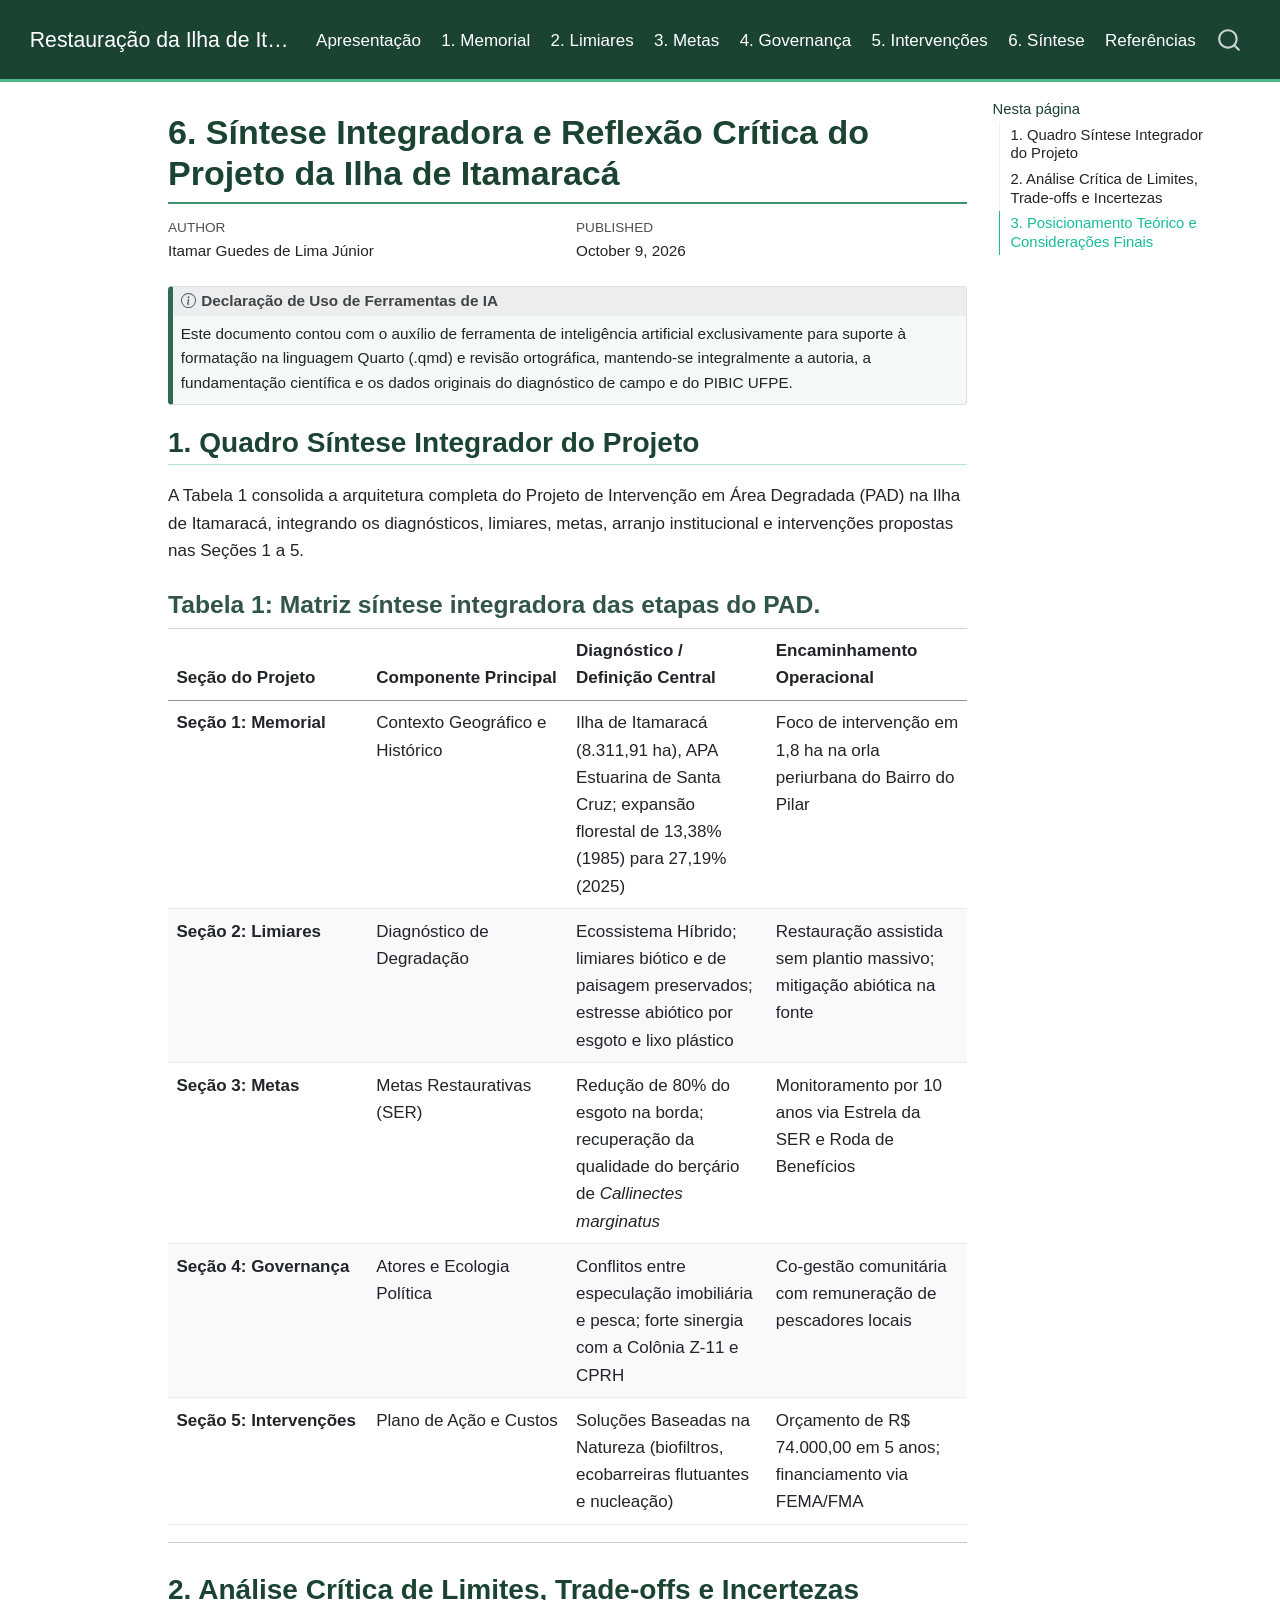
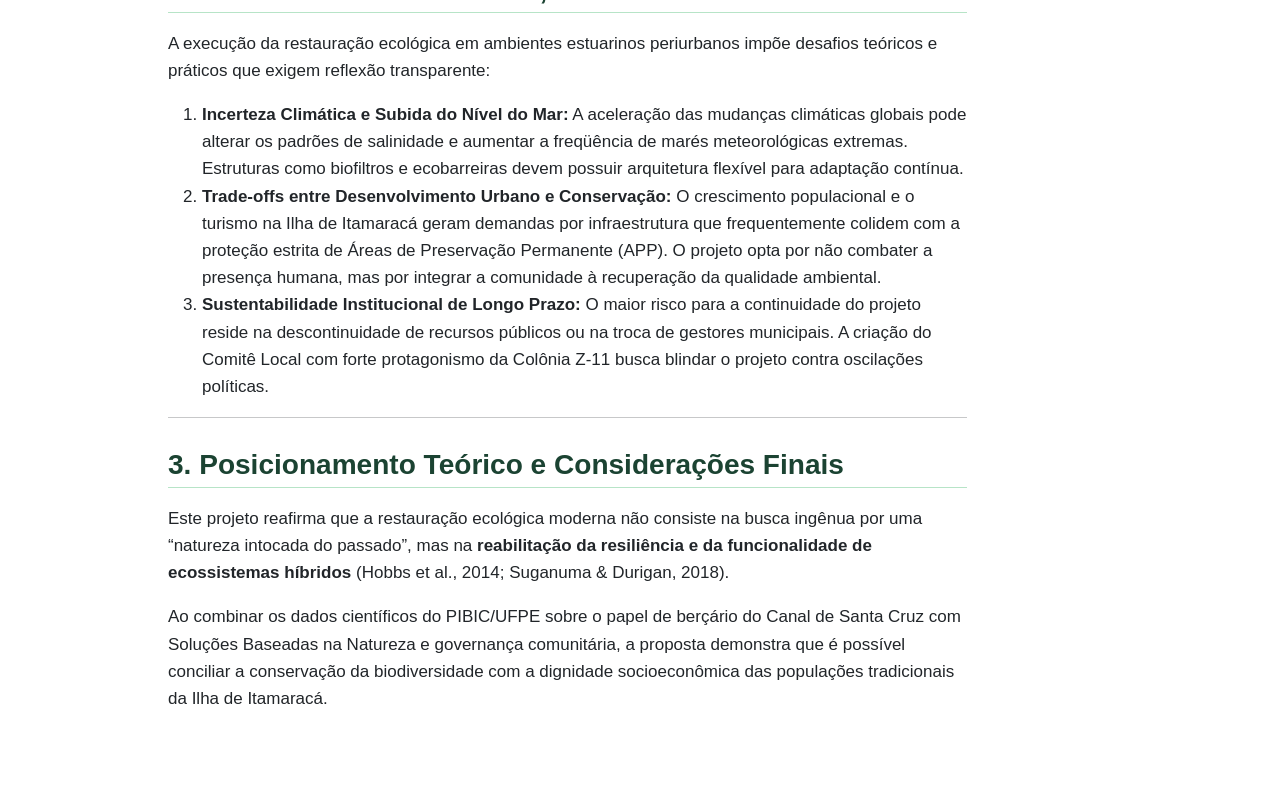
<file: docs/secao6.html>
<!DOCTYPE html>
<html xmlns="http://www.w3.org/1999/xhtml" lang="en" xml:lang="en"><head>

<meta charset="utf-8">
<meta name="generator" content="quarto-1.10.18">

<meta name="viewport" content="width=device-width, initial-scale=1.0, user-scalable=yes">

<meta name="author" content="Itamar Guedes de Lima Júnior">
<meta name="dcterms.date" content="2026-10-09">

<title>6. Síntese Integradora e Reflexão Crítica do Projeto da Ilha de Itamaracá – Restauração da Ilha de Itamaracá</title>
<style>
/* Default styles provided by pandoc.
** See https://pandoc.org/MANUAL.html#variables-for-html for config info.
*/
span.smallcaps{font-variant: small-caps;}
div.columns{display: flex; gap: 1.5em;}
div.column{flex: auto;}
@media screen {
div.columns{gap: min(4vw, 1.5em);}
div.column{overflow-x: auto;}
}
div.hanging-indent{margin-left: 1.5em; text-indent: -1.5em;}
ul.task-list{list-style: none;}
ul.task-list li input[type="checkbox"] {
  width: 0.8em;
  margin: 0 0.8em 0.2em -1em; /* quarto-specific, see https://github.com/quarto-dev/quarto-cli/issues/4556 */ 
  vertical-align: middle;
}
</style>


<script src="site_libs/quarto-nav/quarto-nav.js"></script>
<script src="site_libs/quarto-nav/headroom.min.js"></script>
<script src="site_libs/clipboard/clipboard.min.js"></script>
<script src="site_libs/quarto-search/autocomplete.umd.js"></script>
<script src="site_libs/quarto-search/fuse.min.js"></script>
<script src="site_libs/quarto-search/quarto-search.js"></script>
<meta name="quarto:offset" content="./">
<script src="site_libs/quarto-html/quarto.js" type="module"></script>
<script src="site_libs/quarto-html/tabsets/tabsets.js" type="module"></script>
<script src="site_libs/quarto-html/popper.min.js"></script>
<script src="site_libs/quarto-html/tippy.umd.min.js"></script>
<script src="site_libs/quarto-html/anchor.min.js"></script>
<link href="site_libs/quarto-html/tippy.css" rel="stylesheet">
<link href="site_libs/quarto-html/quarto-syntax-highlighting-64a204ab8560d761af7679ceaba22944.css" rel="stylesheet" id="quarto-text-highlighting-styles">
<script src="site_libs/bootstrap/bootstrap.min.js"></script>
<link href="site_libs/bootstrap/bootstrap-icons.css" rel="stylesheet">
<link href="site_libs/bootstrap/bootstrap-92404dd89b1444827012a9e3a58cda88.min.css" rel="stylesheet" append-hash="true" id="quarto-bootstrap" data-mode="light">
<script id="quarto-search-options" type="application/json">{
  "location": "navbar",
  "copy-button": false,
  "collapse-after": 3,
  "panel-placement": "end",
  "type": "overlay",
  "limit": 50,
  "keyboard-shortcut": [
    "f",
    "/",
    "s"
  ],
  "show-item-context": false,
  "language": {
    "search-no-results-text": "No results",
    "search-matching-documents-text": "matching documents",
    "search-copy-link-title": "Copy link to search",
    "search-hide-matches-text": "Hide additional matches",
    "search-more-match-text": "more match in this document",
    "search-more-matches-text": "more matches in this document",
    "search-clear-button-title": "Clear",
    "search-text-placeholder": "",
    "search-detached-cancel-button-title": "Cancel",
    "search-submit-button-title": "Submit",
    "search-label": "Search"
  }
}</script>


<link rel="stylesheet" href="styles.css">
</head>

<body class="nav-fixed quarto-light">

<div id="quarto-search-results"></div>
  <header id="quarto-header" class="headroom fixed-top">
    <nav class="navbar navbar-expand-lg " data-bs-theme="dark">
      <div class="navbar-container container-fluid">
      <div class="navbar-brand-container mx-auto">
    <a class="navbar-brand" href="./index.html">
    <span class="navbar-title">Restauração da Ilha de Itamaracá</span>
    </a>
  </div>
            <div id="quarto-search" class="" title="Search"></div>
          <button class="navbar-toggler" type="button" data-bs-toggle="collapse" data-bs-target="#navbarCollapse" aria-controls="navbarCollapse" role="menu" aria-expanded="false" aria-label="Toggle navigation" onclick="if (window.quartoToggleHeadroom) { window.quartoToggleHeadroom(); }">
  <span class="navbar-toggler-icon"></span>
</button>
          <div class="collapse navbar-collapse" id="navbarCollapse">
            <ul class="navbar-nav navbar-nav-scroll me-auto">
  <li class="nav-item">
    <a class="nav-link" href="./index.html"> 
<span class="menu-text">Apresentação</span></a>
  </li>  
  <li class="nav-item">
    <a class="nav-link" href="./secao1.html"> 
<span class="menu-text">1. Memorial</span></a>
  </li>  
  <li class="nav-item">
    <a class="nav-link" href="./secao2.html"> 
<span class="menu-text">2. Limiares</span></a>
  </li>  
  <li class="nav-item">
    <a class="nav-link" href="./secao3.html"> 
<span class="menu-text">3. Metas</span></a>
  </li>  
  <li class="nav-item">
    <a class="nav-link" href="./secao4.html"> 
<span class="menu-text">4. Governança</span></a>
  </li>  
  <li class="nav-item">
    <a class="nav-link" href="./secao5.html"> 
<span class="menu-text">5. Intervenções</span></a>
  </li>  
  <li class="nav-item">
    <a class="nav-link active" href="./secao6.html" aria-current="page"> 
<span class="menu-text">6. Síntese</span></a>
  </li>  
  <li class="nav-item">
    <a class="nav-link" href="./referencias.html"> 
<span class="menu-text">Referências</span></a>
  </li>  
</ul>
          </div> <!-- /navcollapse -->
            <div class="quarto-navbar-tools">
</div>
      </div> <!-- /container-fluid -->
    </nav>
</header>
<!-- content -->
<div id="quarto-content" class="quarto-container page-columns page-rows-contents page-layout-article page-navbar">
<!-- sidebar -->
<!-- margin-sidebar -->
    <div id="quarto-margin-sidebar" class="sidebar margin-sidebar">
        <nav id="TOC" role="doc-toc" class="toc-active">
    <h2 id="toc-title">Nesta página</h2>
   
  <ul>
  <li><a href="#quadro-síntese-integrador-do-projeto" id="toc-quadro-síntese-integrador-do-projeto" class="nav-link active" data-scroll-target="#quadro-síntese-integrador-do-projeto">1. Quadro Síntese Integrador do Projeto</a>
  <ul class="collapse">
  <li><a href="#tabela-1-matriz-síntese-integradora-das-etapas-do-pad." id="toc-tabela-1-matriz-síntese-integradora-das-etapas-do-pad." class="nav-link" data-scroll-target="#tabela-1-matriz-síntese-integradora-das-etapas-do-pad.">Tabela 1: Matriz síntese integradora das etapas do PAD.</a></li>
  </ul></li>
  <li><a href="#análise-crítica-de-limites-trade-offs-e-incertezas" id="toc-análise-crítica-de-limites-trade-offs-e-incertezas" class="nav-link" data-scroll-target="#análise-crítica-de-limites-trade-offs-e-incertezas">2. Análise Crítica de Limites, Trade-offs e Incertezas</a></li>
  <li><a href="#posicionamento-teórico-e-considerações-finais" id="toc-posicionamento-teórico-e-considerações-finais" class="nav-link" data-scroll-target="#posicionamento-teórico-e-considerações-finais">3. Posicionamento Teórico e Considerações Finais</a></li>
  </ul>
</nav>
    </div>
<!-- main -->
<main class="content" id="quarto-document-content">

<header id="title-block-header" class="quarto-title-block default">
<div class="quarto-title">
<h1 class="title">6. Síntese Integradora e Reflexão Crítica do Projeto da Ilha de Itamaracá</h1>
</div>



<div class="quarto-title-meta">

    <div>
    <div class="quarto-title-meta-heading">Author</div>
    <div class="quarto-title-meta-contents">
             <p>Itamar Guedes de Lima Júnior </p>
          </div>
  </div>
    
    <div>
    <div class="quarto-title-meta-heading">Published</div>
    <div class="quarto-title-meta-contents">
      <p class="date">October 9, 2026</p>
    </div>
  </div>
  
    
  </div>
  


</header>


<div class="callout callout-style-default callout-note callout-titled">
<div class="callout-header d-flex align-content-center">
<div class="callout-icon-container">
<i class="callout-icon"></i>
</div>
<div class="callout-title-container flex-fill">
<span class="screen-reader-only">Note</span>Declaração de Uso de Ferramentas de IA
</div>
</div>
<div class="callout-body-container callout-body">
<p>Este documento contou com o auxílio de ferramenta de inteligência artificial exclusivamente para suporte à formatação na linguagem Quarto (.qmd) e revisão ortográfica, mantendo-se integralmente a autoria, a fundamentação científica e os dados originais do diagnóstico de campo e do PIBIC UFPE.</p>
</div>
</div>
<section id="quadro-síntese-integrador-do-projeto" class="level2">
<h2 class="anchored" data-anchor-id="quadro-síntese-integrador-do-projeto">1. Quadro Síntese Integrador do Projeto</h2>
<p>A Tabela 1 consolida a arquitetura completa do Projeto de Intervenção em Área Degradada (PAD) na Ilha de Itamaracá, integrando os diagnósticos, limiares, metas, arranjo institucional e intervenções propostas nas Seções 1 a 5.</p>
<section id="tabela-1-matriz-síntese-integradora-das-etapas-do-pad." class="level3">
<h3 class="anchored" data-anchor-id="tabela-1-matriz-síntese-integradora-das-etapas-do-pad.">Tabela 1: Matriz síntese integradora das etapas do PAD.</h3>
<table class="caption-top table">
<colgroup>
<col style="width: 25%">
<col style="width: 25%">
<col style="width: 25%">
<col style="width: 25%">
</colgroup>
<thead>
<tr class="header">
<th style="text-align: left;">Seção do Projeto</th>
<th style="text-align: left;">Componente Principal</th>
<th style="text-align: left;">Diagnóstico / Definição Central</th>
<th style="text-align: left;">Encaminhamento Operacional</th>
</tr>
</thead>
<tbody>
<tr class="odd">
<td style="text-align: left;"><strong>Seção 1: Memorial</strong></td>
<td style="text-align: left;">Contexto Geográfico e Histórico</td>
<td style="text-align: left;">Ilha de Itamaracá (8.311,91 ha), APA Estuarina de Santa Cruz; expansão florestal de 13,38% (1985) para 27,19% (2025)</td>
<td style="text-align: left;">Foco de intervenção em 1,8 ha na orla periurbana do Bairro do Pilar</td>
</tr>
<tr class="even">
<td style="text-align: left;"><strong>Seção 2: Limiares</strong></td>
<td style="text-align: left;">Diagnóstico de Degradação</td>
<td style="text-align: left;">Ecossistema Híbrido; limiares biótico e de paisagem preservados; estresse abiótico por esgoto e lixo plástico</td>
<td style="text-align: left;">Restauração assistida sem plantio massivo; mitigação abiótica na fonte</td>
</tr>
<tr class="odd">
<td style="text-align: left;"><strong>Seção 3: Metas</strong></td>
<td style="text-align: left;">Metas Restaurativas (SER)</td>
<td style="text-align: left;">Redução de 80% do esgoto na borda; recuperação da qualidade do berçário de <em>Callinectes marginatus</em></td>
<td style="text-align: left;">Monitoramento por 10 anos via Estrela da SER e Roda de Benefícios</td>
</tr>
<tr class="even">
<td style="text-align: left;"><strong>Seção 4: Governança</strong></td>
<td style="text-align: left;">Atores e Ecologia Política</td>
<td style="text-align: left;">Conflitos entre especulação imobiliária e pesca; forte sinergia com a Colônia Z-11 e CPRH</td>
<td style="text-align: left;">Co-gestão comunitária com remuneração de pescadores locais</td>
</tr>
<tr class="odd">
<td style="text-align: left;"><strong>Seção 5: Intervenções</strong></td>
<td style="text-align: left;">Plano de Ação e Custos</td>
<td style="text-align: left;">Soluções Baseadas na Natureza (biofiltros, ecobarreiras flutuantes e nucleação)</td>
<td style="text-align: left;">Orçamento de R$ 74.000,00 em 5 anos; financiamento via FEMA/FMA</td>
</tr>
</tbody>
</table>
<hr>
</section>
</section>
<section id="análise-crítica-de-limites-trade-offs-e-incertezas" class="level2">
<h2 class="anchored" data-anchor-id="análise-crítica-de-limites-trade-offs-e-incertezas">2. Análise Crítica de Limites, Trade-offs e Incertezas</h2>
<p>A execução da restauração ecológica em ambientes estuarinos periurbanos impõe desafios teóricos e práticos que exigem reflexão transparente:</p>
<ol type="1">
<li><strong>Incerteza Climática e Subida do Nível do Mar:</strong> A aceleração das mudanças climáticas globais pode alterar os padrões de salinidade e aumentar a freqüência de marés meteorológicas extremas. Estruturas como biofiltros e ecobarreiras devem possuir arquitetura flexível para adaptação contínua.</li>
<li><strong>Trade-offs entre Desenvolvimento Urbano e Conservação:</strong> O crescimento populacional e o turismo na Ilha de Itamaracá geram demandas por infraestrutura que frequentemente colidem com a proteção estrita de Áreas de Preservação Permanente (APP). O projeto opta por não combater a presença humana, mas por integrar a comunidade à recuperação da qualidade ambiental.</li>
<li><strong>Sustentabilidade Institucional de Longo Prazo:</strong> O maior risco para a continuidade do projeto reside na descontinuidade de recursos públicos ou na troca de gestores municipais. A criação do Comitê Local com forte protagonismo da Colônia Z-11 busca blindar o projeto contra oscilações políticas.</li>
</ol>
<hr>
</section>
<section id="posicionamento-teórico-e-considerações-finais" class="level2">
<h2 class="anchored" data-anchor-id="posicionamento-teórico-e-considerações-finais">3. Posicionamento Teórico e Considerações Finais</h2>
<p>Este projeto reafirma que a restauração ecológica moderna não consiste na busca ingênua por uma “natureza intocada do passado”, mas na <strong>reabilitação da resiliência e da funcionalidade de ecossistemas híbridos</strong> (Hobbs et al., 2014; Suganuma &amp; Durigan, 2018).</p>
<p>Ao combinar os dados científicos do PIBIC/UFPE sobre o papel de berçário do Canal de Santa Cruz com Soluções Baseadas na Natureza e governança comunitária, a proposta demonstra que é possível conciliar a conservação da biodiversidade com a dignidade socioeconômica das populações tradicionais da Ilha de Itamaracá.</p>


</section>

</main> <!-- /main -->
<script id="quarto-html-after-body" type="application/javascript">
  window.document.addEventListener("DOMContentLoaded", function (event) {
    const icon = "";
    const anchorJS = new window.AnchorJS();
    anchorJS.options = {
      placement: 'right',
      icon: icon
    };
    anchorJS.add('.anchored');
    const isCodeAnnotation = (el) => {
      for (const clz of el.classList) {
        if (clz.startsWith('code-annotation-')) {                     
          return true;
        }
      }
      return false;
    }
    const onCopySuccess = function(e) {
      // button target
      const button = e.trigger;
      // don't keep focus
      button.blur();
      // flash "checked"
      button.classList.add('code-copy-button-checked');
      var currentTitle = button.getAttribute("title");
      button.setAttribute("title", "Copied!");
      let tooltip;
      if (window.bootstrap) {
        button.setAttribute("data-bs-toggle", "tooltip");
        button.setAttribute("data-bs-placement", "left");
        button.setAttribute("data-bs-title", "Copied!");
        tooltip = new bootstrap.Tooltip(button, 
          { trigger: "manual", 
            customClass: "code-copy-button-tooltip",
            offset: [0, -8]});
        tooltip.show();    
      }
      setTimeout(function() {
        if (tooltip) {
          tooltip.hide();
          button.removeAttribute("data-bs-title");
          button.removeAttribute("data-bs-toggle");
          button.removeAttribute("data-bs-placement");
        }
        button.setAttribute("title", currentTitle);
        button.classList.remove('code-copy-button-checked');
      }, 1000);
      // clear code selection
      e.clearSelection();
    }
    const getTextToCopy = function(trigger) {
      const outerScaffold = trigger.parentElement.cloneNode(true);
      const codeEl = outerScaffold.querySelector('code');
      for (const childEl of codeEl.children) {
        if (isCodeAnnotation(childEl)) {
          childEl.remove();
        }
      }
      return codeEl.innerText;
    }
    const clipboard = new window.ClipboardJS('.code-copy-button:not([data-in-quarto-modal])', {
      text: getTextToCopy
    });
    clipboard.on('success', onCopySuccess);
    if (window.document.getElementById('quarto-embedded-source-code-modal')) {
      const clipboardModal = new window.ClipboardJS('.code-copy-button[data-in-quarto-modal]', {
        text: getTextToCopy,
        container: window.document.getElementById('quarto-embedded-source-code-modal')
      });
      clipboardModal.on('success', onCopySuccess);
    }
      var localhostRegex = new RegExp(/^(?:http|https):\/\/localhost\:?[0-9]*\//);
      var mailtoRegex = new RegExp(/^mailto:/);
        var filterRegex = new RegExp('/' + window.location.host + '/');
      var isInternal = (href) => {
          return filterRegex.test(href) || localhostRegex.test(href) || mailtoRegex.test(href);
      }
      // Inspect non-navigation links and adorn them if external
     var links = window.document.querySelectorAll('a[href]:not(.nav-link):not(.navbar-brand):not(.toc-action):not(.sidebar-link):not(.sidebar-item-toggle):not(.pagination-link):not(.no-external):not([aria-hidden]):not(.dropdown-item):not(.quarto-navigation-tool):not(.about-link)');
      for (var i=0; i<links.length; i++) {
        const link = links[i];
        if (!isInternal(link.href)) {
          // undo the damage that might have been done by quarto-nav.js in the case of
          // links that we want to consider external
          if (link.dataset.originalHref !== undefined) {
            link.href = link.dataset.originalHref;
          }
        }
      }
    function tippyHover(el, contentFn, onTriggerFn, onUntriggerFn) {
      const config = {
        allowHTML: true,
        maxWidth: 500,
        delay: 100,
        arrow: false,
        appendTo: function(el) {
            return el.parentElement;
        },
        interactive: true,
        interactiveBorder: 10,
        theme: 'quarto',
        placement: 'bottom-start',
      };
      if (contentFn) {
        config.content = contentFn;
      }
      if (onTriggerFn) {
        config.onTrigger = onTriggerFn;
      }
      if (onUntriggerFn) {
        config.onUntrigger = onUntriggerFn;
      }
      window.tippy(el, config); 
    }
    const noterefs = window.document.querySelectorAll('a[role="doc-noteref"]');
    for (var i=0; i<noterefs.length; i++) {
      const ref = noterefs[i];
      tippyHover(ref, function() {
        // use id or data attribute instead here
        let href = ref.getAttribute('data-footnote-href') || ref.getAttribute('href');
        try { href = new URL(href).hash; } catch {}
        const id = href.replace(/^#\/?/, "");
        const note = window.document.getElementById(id);
        if (note) {
          return note.innerHTML;
        } else {
          return "";
        }
      });
    }
    const xrefs = window.document.querySelectorAll('a.quarto-xref');
    const processXRef = (id, note) => {
      // Strip column container classes
      const stripColumnClz = (el) => {
        el.classList.remove("page-full", "page-columns");
        if (el.children) {
          for (const child of el.children) {
            stripColumnClz(child);
          }
        }
      }
      stripColumnClz(note)
      if (id === null || id.startsWith('sec-')) {
        // Special case sections, only their first couple elements
        const container = document.createElement("div");
        if (note.children && note.children.length > 2) {
          container.appendChild(note.children[0].cloneNode(true));
          for (let i = 1; i < note.children.length; i++) {
            const child = note.children[i];
            if (child.tagName === "P" && child.innerText === "") {
              continue;
            } else {
              container.appendChild(child.cloneNode(true));
              break;
            }
          }
          if (window.Quarto?.typesetMath) {
            window.Quarto.typesetMath(container);
          }
          return container.innerHTML
        } else {
          if (window.Quarto?.typesetMath) {
            window.Quarto.typesetMath(note);
          }
          return note.innerHTML;
        }
      } else {
        // Remove any anchor links if they are present
        const anchorLink = note.querySelector('a.anchorjs-link');
        if (anchorLink) {
          anchorLink.remove();
        }
        if (window.Quarto?.typesetMath) {
          window.Quarto.typesetMath(note);
        }
        if (note.classList.contains("callout")) {
          return note.outerHTML;
        } else {
          return note.innerHTML;
        }
      }
    }
    for (var i=0; i<xrefs.length; i++) {
      const xref = xrefs[i];
      tippyHover(xref, undefined, function(instance) {
        instance.disable();
        let url = xref.getAttribute('href');
        let hash = undefined; 
        if (url.startsWith('#')) {
          hash = url;
        } else {
          try { hash = new URL(url).hash; } catch {}
        }
        if (hash) {
          const id = hash.replace(/^#\/?/, "");
          const note = window.document.getElementById(id);
          if (note !== null) {
            try {
              const html = processXRef(id, note.cloneNode(true));
              instance.setContent(html);
            } finally {
              instance.enable();
              instance.show();
            }
          } else {
            // See if we can fetch this
            fetch(url.split('#')[0])
            .then(res => res.text())
            .then(html => {
              const parser = new DOMParser();
              const htmlDoc = parser.parseFromString(html, "text/html");
              const note = htmlDoc.getElementById(id);
              if (note !== null) {
                const html = processXRef(id, note);
                instance.setContent(html);
              } 
            }).finally(() => {
              instance.enable();
              instance.show();
            });
          }
        } else {
          // See if we can fetch a full url (with no hash to target)
          // This is a special case and we should probably do some content thinning / targeting
          fetch(url)
          .then(res => res.text())
          .then(html => {
            const parser = new DOMParser();
            const htmlDoc = parser.parseFromString(html, "text/html");
            const note = htmlDoc.querySelector('main.content');
            if (note !== null) {
              // This should only happen for chapter cross references
              // (since there is no id in the URL)
              // remove the first header
              if (note.children.length > 0 && note.children[0].tagName === "HEADER") {
                note.children[0].remove();
              }
              const html = processXRef(null, note);
              instance.setContent(html);
            } 
          }).finally(() => {
            instance.enable();
            instance.show();
          });
        }
      }, function(instance) {
      });
    }
        let selectedAnnoteEl;
        const selectorForAnnotation = ( cell, annotation) => {
          let cellAttr = 'data-code-cell="' + cell + '"';
          let lineAttr = 'data-code-annotation="' +  annotation + '"';
          const selector = 'span[' + cellAttr + '][' + lineAttr + ']';
          return selector;
        }
        const selectCodeLines = (annoteEl) => {
          const doc = window.document;
          const targetCell = annoteEl.getAttribute("data-target-cell");
          const targetAnnotation = annoteEl.getAttribute("data-target-annotation");
          const annoteSpan = window.document.querySelector(selectorForAnnotation(targetCell, targetAnnotation));
          const lines = annoteSpan.getAttribute("data-code-lines").split(",");
          const lineIds = lines.map((line) => {
            return targetCell + "-" + line;
          })
          let top = null;
          let height = null;
          let parent = null;
          if (lineIds.length > 0) {
              //compute the position of the single el (top and bottom and make a div)
              const el = window.document.getElementById(lineIds[0]);
              top = el.offsetTop;
              height = el.offsetHeight;
              parent = el.parentElement.parentElement;
            if (lineIds.length > 1) {
              const lastEl = window.document.getElementById(lineIds[lineIds.length - 1]);
              const bottom = lastEl.offsetTop + lastEl.offsetHeight;
              height = bottom - top;
            }
            if (top !== null && height !== null && parent !== null) {
              // cook up a div (if necessary) and position it 
              let div = window.document.getElementById("code-annotation-line-highlight");
              if (div === null) {
                div = window.document.createElement("div");
                div.setAttribute("id", "code-annotation-line-highlight");
                div.style.position = 'absolute';
                parent.appendChild(div);
              }
              div.style.top = top - 2 + "px";
              div.style.height = height + 4 + "px";
              div.style.left = 0;
              let gutterDiv = window.document.getElementById("code-annotation-line-highlight-gutter");
              if (gutterDiv === null) {
                gutterDiv = window.document.createElement("div");
                gutterDiv.setAttribute("id", "code-annotation-line-highlight-gutter");
                gutterDiv.style.position = 'absolute';
                const codeCell = window.document.getElementById(targetCell);
                const gutter = codeCell.querySelector('.code-annotation-gutter');
                gutter.appendChild(gutterDiv);
              }
              gutterDiv.style.top = top - 2 + "px";
              gutterDiv.style.height = height + 4 + "px";
            }
            selectedAnnoteEl = annoteEl;
          }
        };
        const unselectCodeLines = () => {
          const elementsIds = ["code-annotation-line-highlight", "code-annotation-line-highlight-gutter"];
          elementsIds.forEach((elId) => {
            const div = window.document.getElementById(elId);
            if (div) {
              div.remove();
            }
          });
          selectedAnnoteEl = undefined;
        };
          // Handle positioning of the toggle
      window.addEventListener(
        "resize",
        throttle(() => {
          elRect = undefined;
          if (selectedAnnoteEl) {
            selectCodeLines(selectedAnnoteEl);
          }
        }, 10)
      );
      function throttle(fn, ms) {
      let throttle = false;
      let timer;
        return (...args) => {
          if(!throttle) { // first call gets through
              fn.apply(this, args);
              throttle = true;
          } else { // all the others get throttled
              if(timer) clearTimeout(timer); // cancel #2
              timer = setTimeout(() => {
                fn.apply(this, args);
                timer = throttle = false;
              }, ms);
          }
        };
      }
        // Attach click handler to the DT
        const annoteDls = window.document.querySelectorAll('dt[data-target-cell]');
        for (const annoteDlNode of annoteDls) {
          annoteDlNode.addEventListener('click', (event) => {
            const clickedEl = event.target;
            if (clickedEl !== selectedAnnoteEl) {
              unselectCodeLines();
              const activeEl = window.document.querySelector('dt[data-target-cell].code-annotation-active');
              if (activeEl) {
                activeEl.classList.remove('code-annotation-active');
              }
              selectCodeLines(clickedEl);
              clickedEl.classList.add('code-annotation-active');
            } else {
              // Unselect the line
              unselectCodeLines();
              clickedEl.classList.remove('code-annotation-active');
            }
          });
        }
    const findCites = (el) => {
      const parentEl = el.parentElement;
      if (parentEl) {
        const cites = parentEl.dataset.cites;
        if (cites) {
          return {
            el,
            cites: cites.split(' ')
          };
        } else {
          return findCites(el.parentElement)
        }
      } else {
        return undefined;
      }
    };
    var bibliorefs = window.document.querySelectorAll('a[role="doc-biblioref"]');
    for (var i=0; i<bibliorefs.length; i++) {
      const ref = bibliorefs[i];
      const citeInfo = findCites(ref);
      if (citeInfo) {
        tippyHover(citeInfo.el, function() {
          var popup = window.document.createElement('div');
          citeInfo.cites.forEach(function(cite) {
            var citeDiv = window.document.createElement('div');
            citeDiv.classList.add('hanging-indent');
            citeDiv.classList.add('csl-entry');
            var biblioDiv = window.document.getElementById('ref-' + cite);
            if (biblioDiv) {
              citeDiv.innerHTML = biblioDiv.innerHTML;
            }
            popup.appendChild(citeDiv);
          });
          return popup.innerHTML;
        });
      }
    }
  });
  </script>
</div> <!-- /content -->




</body></html>
</file>
<file: docs/site_libs/quarto-html/tippy.css>
.tippy-box[data-animation=fade][data-state=hidden]{opacity:0}[data-tippy-root]{max-width:calc(100vw - 10px)}.tippy-box{position:relative;background-color:#333;color:#fff;border-radius:4px;font-size:14px;line-height:1.4;white-space:normal;outline:0;transition-property:transform,visibility,opacity}.tippy-box[data-placement^=top]>.tippy-arrow{bottom:0}.tippy-box[data-placement^=top]>.tippy-arrow:before{bottom:-7px;left:0;border-width:8px 8px 0;border-top-color:initial;transform-origin:center top}.tippy-box[data-placement^=bottom]>.tippy-arrow{top:0}.tippy-box[data-placement^=bottom]>.tippy-arrow:before{top:-7px;left:0;border-width:0 8px 8px;border-bottom-color:initial;transform-origin:center bottom}.tippy-box[data-placement^=left]>.tippy-arrow{right:0}.tippy-box[data-placement^=left]>.tippy-arrow:before{border-width:8px 0 8px 8px;border-left-color:initial;right:-7px;transform-origin:center left}.tippy-box[data-placement^=right]>.tippy-arrow{left:0}.tippy-box[data-placement^=right]>.tippy-arrow:before{left:-7px;border-width:8px 8px 8px 0;border-right-color:initial;transform-origin:center right}.tippy-box[data-inertia][data-state=visible]{transition-timing-function:cubic-bezier(.54,1.5,.38,1.11)}.tippy-arrow{width:16px;height:16px;color:#333}.tippy-arrow:before{content:"";position:absolute;border-color:transparent;border-style:solid}.tippy-content{position:relative;padding:5px 9px;z-index:1}
</file>
<file: docs/site_libs/quarto-html/quarto-syntax-highlighting-64a204ab8560d761af7679ceaba22944.css>
/* quarto syntax highlight colors */
:root {
  --quarto-hl-ot-color: #003B4F;
  --quarto-hl-at-color: #657422;
  --quarto-hl-ss-color: #20794D;
  --quarto-hl-an-color: #5E5E5E;
  --quarto-hl-fu-color: #4758AB;
  --quarto-hl-st-color: #20794D;
  --quarto-hl-cf-color: #003B4F;
  --quarto-hl-op-color: #5E5E5E;
  --quarto-hl-er-color: #AD0000;
  --quarto-hl-bn-color: #AD0000;
  --quarto-hl-al-color: #AD0000;
  --quarto-hl-va-color: #111111;
  --quarto-hl-bu-color: inherit;
  --quarto-hl-ex-color: inherit;
  --quarto-hl-pp-color: #AD0000;
  --quarto-hl-in-color: #5E5E5E;
  --quarto-hl-vs-color: #20794D;
  --quarto-hl-wa-color: #5E5E5E;
  --quarto-hl-do-color: #5E5E5E;
  --quarto-hl-im-color: #00769E;
  --quarto-hl-ch-color: #20794D;
  --quarto-hl-dt-color: #AD0000;
  --quarto-hl-fl-color: #AD0000;
  --quarto-hl-co-color: #5E5E5E;
  --quarto-hl-cv-color: #5E5E5E;
  --quarto-hl-cn-color: #8f5902;
  --quarto-hl-sc-color: #5E5E5E;
  --quarto-hl-dv-color: #AD0000;
  --quarto-hl-kw-color: #003B4F;
}

/* other quarto variables */
:root {
  --quarto-font-monospace: SFMono-Regular, Menlo, Monaco, Consolas, "Liberation Mono", "Courier New", monospace;
}

/* syntax highlight based on Pandoc's rules */
pre > code.sourceCode > span {
  color: #003B4F;
}

code.sourceCode > span {
  color: #003B4F;
}

div.sourceCode,
div.sourceCode pre.sourceCode {
  color: #003B4F;
}

/* Normal */
code span {
  color: #003B4F;
}

/* Alert */
code span.al {
  color: #AD0000;
  font-style: inherit;
}

/* Annotation */
code span.an {
  color: #5E5E5E;
  font-style: inherit;
}

/* Attribute */
code span.at {
  color: #657422;
  font-style: inherit;
}

/* BaseN */
code span.bn {
  color: #AD0000;
  font-style: inherit;
}

/* BuiltIn */
code span.bu {
  font-style: inherit;
}

/* ControlFlow */
code span.cf {
  color: #003B4F;
  font-weight: bold;
  font-style: inherit;
}

/* Char */
code span.ch {
  color: #20794D;
  font-style: inherit;
}

/* Constant */
code span.cn {
  color: #8f5902;
  font-style: inherit;
}

/* Comment */
code span.co {
  color: #5E5E5E;
  font-style: inherit;
}

/* CommentVar */
code span.cv {
  color: #5E5E5E;
  font-style: italic;
}

/* Documentation */
code span.do {
  color: #5E5E5E;
  font-style: italic;
}

/* DataType */
code span.dt {
  color: #AD0000;
  font-style: inherit;
}

/* DecVal */
code span.dv {
  color: #AD0000;
  font-style: inherit;
}

/* Error */
code span.er {
  color: #AD0000;
  font-style: inherit;
}

/* Extension */
code span.ex {
  font-style: inherit;
}

/* Float */
code span.fl {
  color: #AD0000;
  font-style: inherit;
}

/* Function */
code span.fu {
  color: #4758AB;
  font-style: inherit;
}

/* Import */
code span.im {
  color: #00769E;
  font-style: inherit;
}

/* Information */
code span.in {
  color: #5E5E5E;
  font-style: inherit;
}

/* Keyword */
code span.kw {
  color: #003B4F;
  font-weight: bold;
  font-style: inherit;
}

/* Operator */
code span.op {
  color: #5E5E5E;
  font-style: inherit;
}

/* Other */
code span.ot {
  color: #003B4F;
  font-style: inherit;
}

/* Preprocessor */
code span.pp {
  color: #AD0000;
  font-style: inherit;
}

/* SpecialChar */
code span.sc {
  color: #5E5E5E;
  font-style: inherit;
}

/* SpecialString */
code span.ss {
  color: #20794D;
  font-style: inherit;
}

/* String */
code span.st {
  color: #20794D;
  font-style: inherit;
}

/* Variable */
code span.va {
  color: #111111;
  font-style: inherit;
}

/* VerbatimString */
code span.vs {
  color: #20794D;
  font-style: inherit;
}

/* Warning */
code span.wa {
  color: #5E5E5E;
  font-style: italic;
}

.prevent-inlining {
  content: "</";
}

/*# sourceMappingURL=9d8d5bb603a83b8298b89080a598c93b.css.map */
</file>
<file: docs/styles.css>
/* Theme Customizado: Manguezal e Estuário (APA Santa Cruz / Itamaracá) */
/*-- scss:rules --*/

:root {
  --bs-primary: #1b4332;
  --bs-secondary: #2d6a4f;
  --bs-success: #40916c;
  --bs-info: #52b788;
  --bs-light: #f8f9fa;
  --bs-dark: #081c15;
}

body {
  font-family: 'Segoe UI', Tahoma, Geneva, Verdana, sans-serif;
  color: #212529;
  background-color: #ffffff;
  line-height: 1.6;
}

.navbar {
  background-color: #1b4332 !important;
  border-bottom: 3px solid #52b788;
}

.navbar-brand, .navbar-nav .nav-link {
  color: #ffffff !important;
  font-weight: 500;
  white-space: nowrap !important;
}

.navbar-nav .nav-link:hover {
  color: #d8f3dc !important;
}

h1, h2, h3, h4 {
  color: #1b4332;
  font-weight: 600;
}

h1 {
  border-bottom: 2px solid #40916c;
  padding-bottom: 8px;
  margin-top: 20px;
}

h2 {
  margin-top: 30px;
  border-bottom: 1px solid #b7e4c7;
  padding-bottom: 5px;
}

.callout {
  border-left-width: 5px !important;
  border-radius: 4px;
}

.callout-note {
  border-left-color: #2d6a4f !important;
  background-color: #f4f9f5;
}

.callout-info {
  border-left-color: #52b788 !important;
  background-color: #f0fdf4;
}

.callout-warning {
  border-left-color: #d97706 !important;
  background-color: #fffbe2;
}

table {
  width: 100%;
  margin-bottom: 1rem;
  color: #212529;
  vertical-align: top;
  border-color: #dee2e6;
}

table th {
  background-color: #1b4332;
  color: #ffffff;
  padding: 10px;
  text-align: left;
}

table td {
  padding: 8px 10px;
  border-bottom: 1px solid #e9ecef;
}

table tr:nth-child(even) {
  background-color: #f8f9fa;
}

.img-fluid {
  border-radius: 6px;
  box-shadow: 0 4px 6px rgba(0, 0, 0, 0.1);
  margin-bottom: 15px;
}

footer {
  margin-top: 50px;
  padding: 20px 0;
  background-color: #081c15;
  color: #b7e4c7;
  text-align: center;
  font-size: 0.9em;
}
</file>
